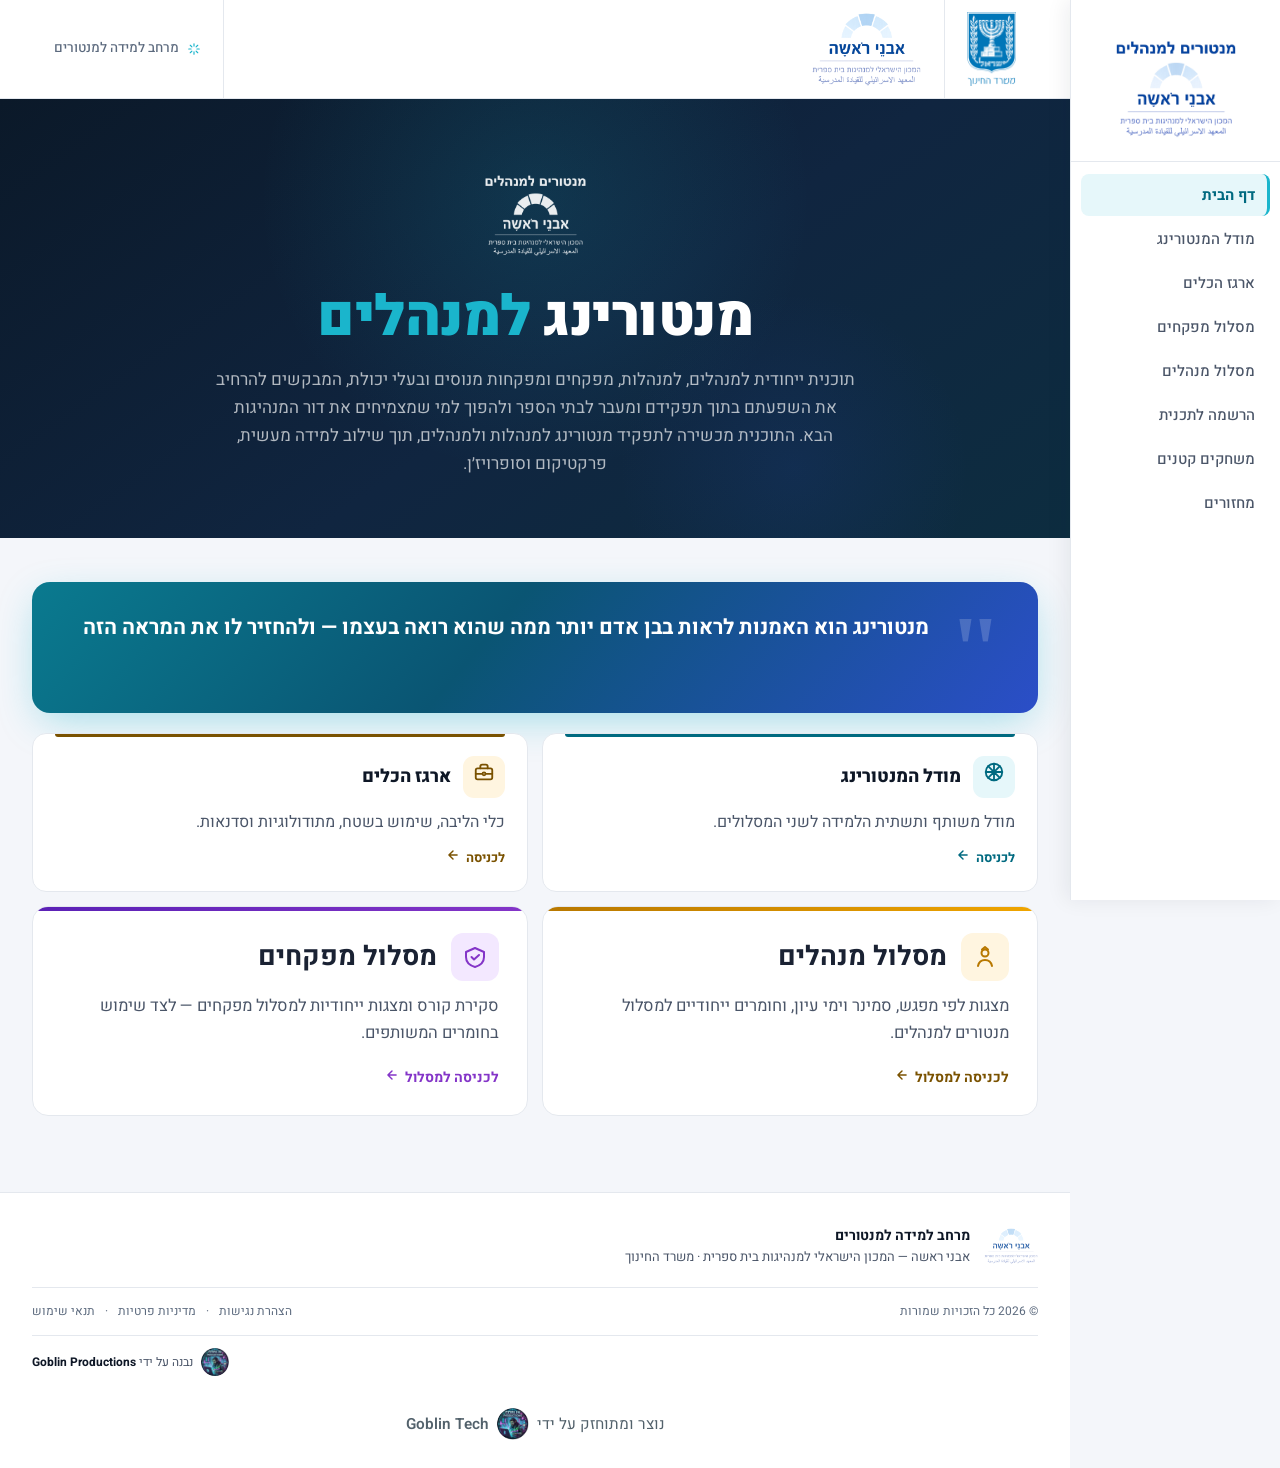
<file: index.html>
<!DOCTYPE html>
<html lang="he" dir="rtl">
<head>
  <meta charset="UTF-8" />
  <meta name="viewport" content="width=device-width, initial-scale=1.0" />
  <title>מרחב מנטורים | אבני ראשה</title>
  <meta name="description" content="מרחב למידה למנטורים — מנהלים ומפקחים · אבני ראשה · משרד החינוך" />
  <link rel="stylesheet" href="shared.css" />
</head>
<body>

  <div id="site-chrome"></div>

  <main id="main-content" role="main">
  <!-- ── HERO ── -->
  <section class="home-hero">
    <div class="hero-glow hero-glow-1"></div>
    <div class="hero-glow hero-glow-2"></div>
    <img src="logo-mentors.png" alt="" role="presentation" class="hero-logo" />
    <h1 class="home-title">מנטורינג <em>למנהלים</em></h1>
    <p class="home-sub">תוכנית ייחודית למנהלים, למנהלות, מפקחים ומפקחות מנוסים ובעלי יכולת, המבקשים להרחיב את השפעתם בתוך תפקידם ומעבר לבתי הספר ולהפוך למי שמצמיחים את דור המנהיגות הבא. התוכנית מכשירה לתפקיד מנטורינג למנהלות ולמנהלים, תוך שילוב למידה מעשית, פרקטיקום וסופרויז׳ן.</p>
  </section>

  <!-- ── CARDS ── -->
  <div class="cards-area">

    <!-- Quote banner -->
    <div class="quote-banner">
      <div class="quote-mark">"</div>
      <div class="quote-body">
        <blockquote class="quote-text">מנטורינג הוא האמנות לראות בבן אדם יותר ממה שהוא רואה בעצמו — ולהחזיר לו את המראה הזה</blockquote>
      </div>
    </div>

    <!-- Row: model + toolbox -->
    <div class="cat-grid">
      <a href="mentoring-model.html" class="cat-card teal">
        <div class="cat-head">
          <div class="cat-icon"><span class="cat-icon-svg" data-icon="model"></span></div>
          <div class="cat-title">מודל המנטורינג</div>
        </div>
        <div class="cat-desc">מודל משותף ותשתית הלמידה לשני המסלולים.</div>
        <span class="cat-link">לכניסה <span data-icon="arrow"></span></span>
      </a>
      <a href="toolbox.html" class="cat-card orange">
        <div class="cat-head">
          <div class="cat-icon"><span class="cat-icon-svg" data-icon="toolbox"></span></div>
          <div class="cat-title">ארגז הכלים</div>
        </div>
        <div class="cat-desc">כלי הליבה, שימוש בשטח, מתודולוגיות וסדנאות.</div>
        <span class="cat-link">לכניסה <span data-icon="arrow"></span></span>
      </a>
    </div>

    <!-- Dept cards -->
    <div class="dept-grid">
      <a href="principals.html" class="dept-card orange">
        <div class="dept-head">
          <div class="dept-icon" data-icon="principals"></div>
          <h2>מסלול מנהלים</h2>
        </div>
        <p>מצגות לפי מפגש, סמינר וימי עיון, וחומרים ייחודיים למסלול מנטורים למנהלים.</p>
        <span class="dept-cta">לכניסה למסלול <span data-icon="arrow"></span></span>
      </a>
      <a href="supervisors.html" class="dept-card purple">
        <div class="dept-head">
          <div class="dept-icon" data-icon="supervisors"></div>
          <h2>מסלול מפקחים</h2>
        </div>
        <p>סקירת קורס ומצגות ייחודיות למסלול מפקחים — לצד שימוש בחומרים המשותפים.</p>
        <span class="dept-cta">לכניסה למסלול <span data-icon="arrow"></span></span>
      </a>
    </div>

  </div>
  </main>

  <div id="site-footer"></div>

  <script src="shared.js"></script>
  <script>Site.mount('home');</script>
</body>
</html>
</file>
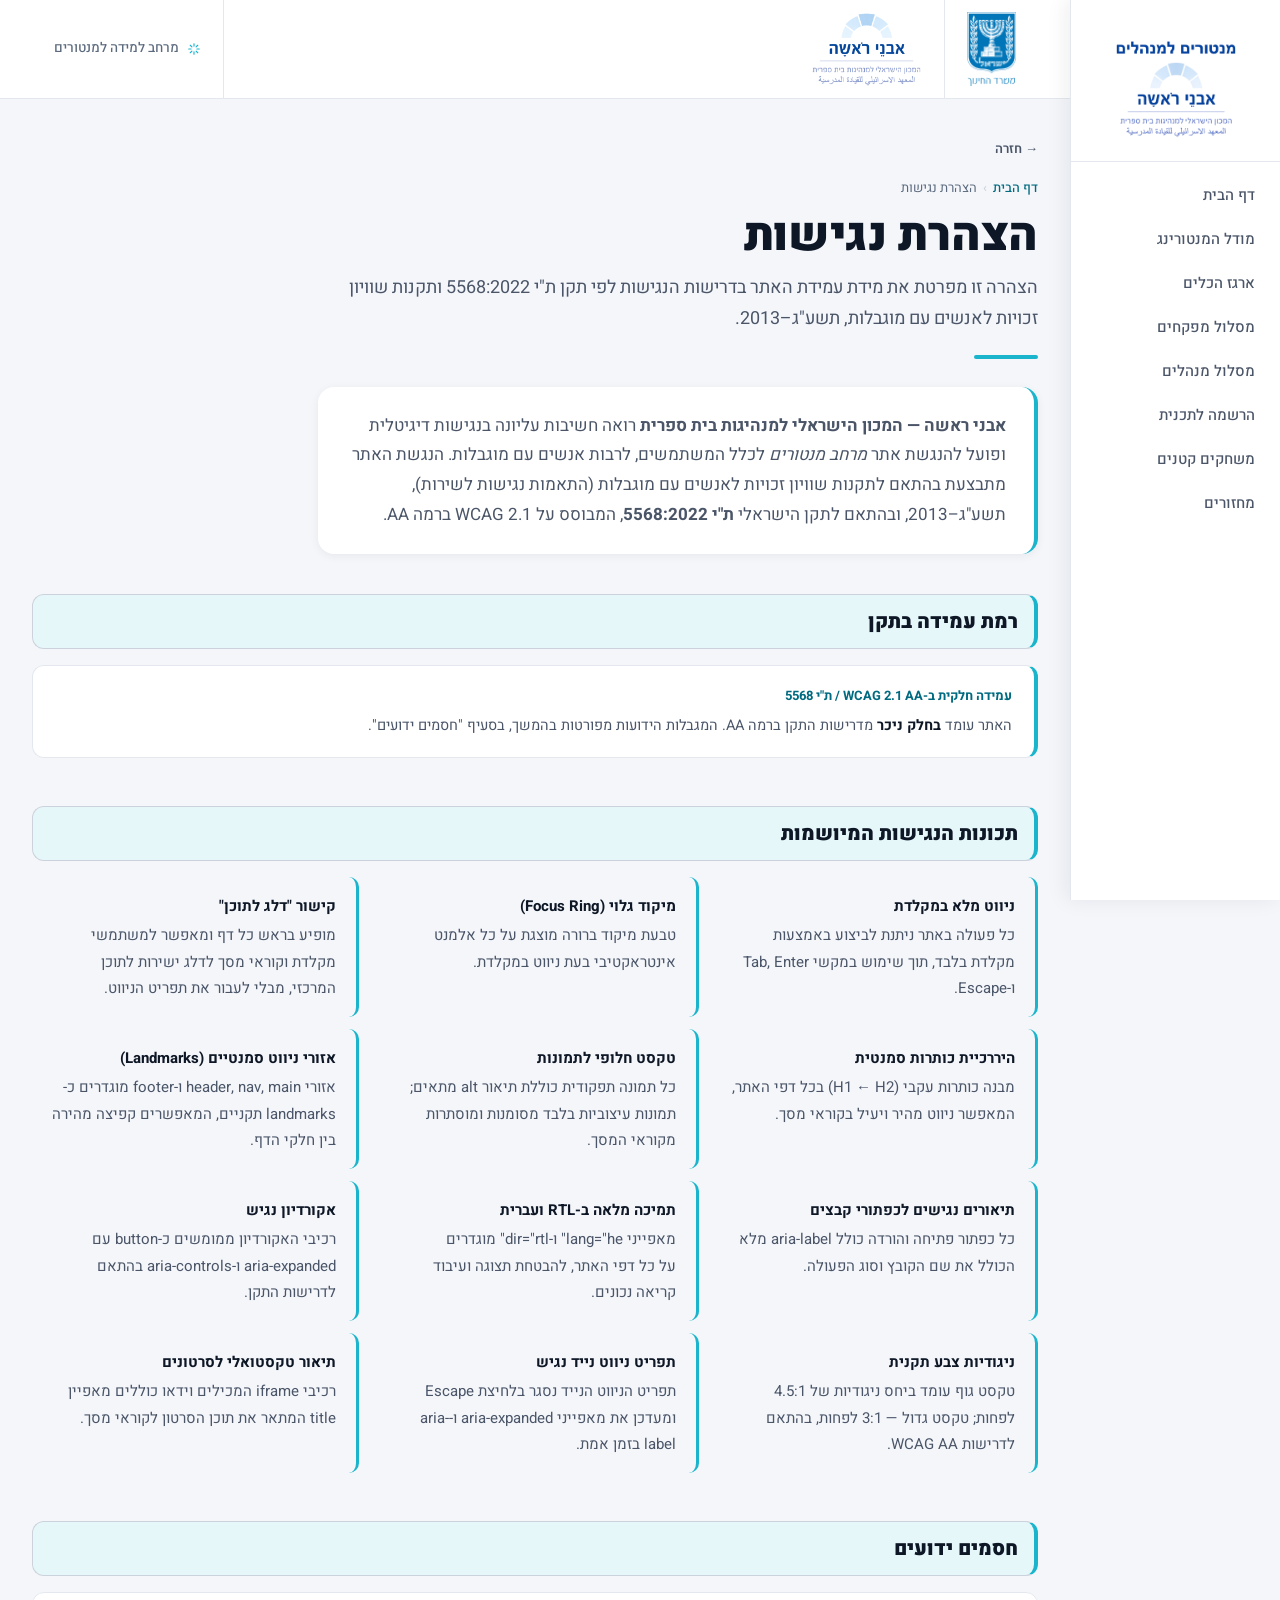
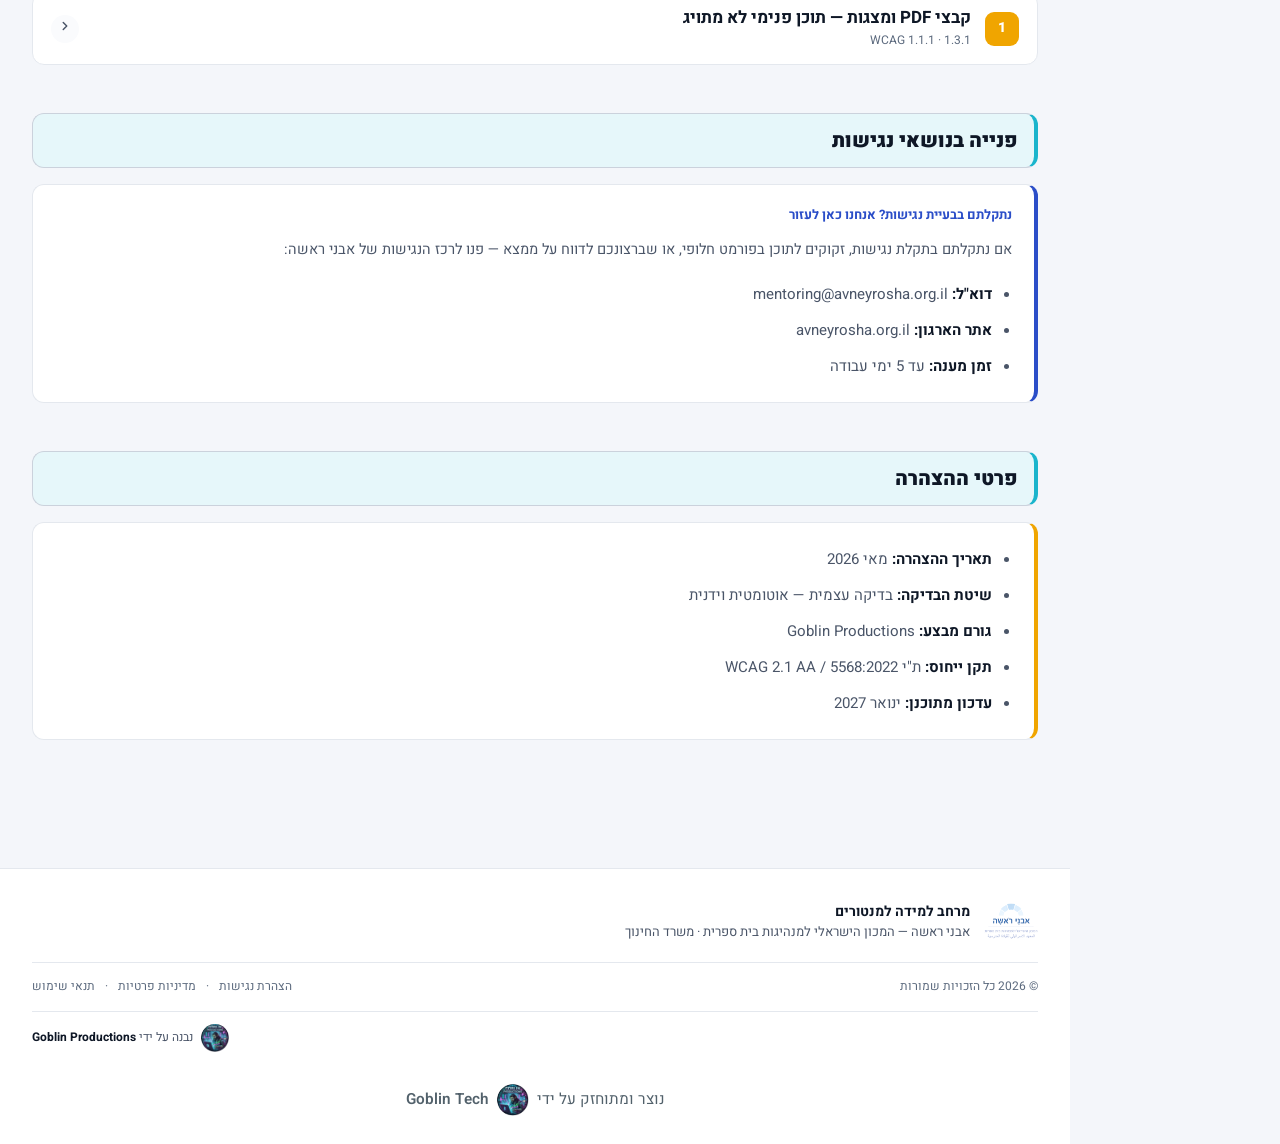
<file: accessibility.html>
<!DOCTYPE html>
<html lang="he" dir="rtl">
<head>
  <meta charset="UTF-8" />
  <meta name="viewport" content="width=device-width, initial-scale=1.0" />
  <title>הצהרת נגישות | מרחב מנטורים</title>
  <link rel="stylesheet" href="shared.css" />
</head>
<body>

  <div id="site-chrome"></div>

  <header class="page-header" data-accent="teal">
    <button onclick="history.back()" style="background:none;border:none;cursor:pointer;font-family:inherit;font-size:13px;font-weight:600;color:var(--text-mid,#666);padding:0 0 12px 0;display:flex;align-items:center;gap:6px;direction:rtl;" aria-label="חזרה לדף הקודם">&#x2192; חזרה</button>
    <nav class="breadcrumb" aria-label="נתיב ניווט">
      <a href="index.html">דף הבית</a>
      <span class="sep">›</span>
      <span>הצהרת נגישות</span>
    </nav>
    <h1>הצהרת נגישות</h1>
    <p class="page-desc">הצהרה זו מפרטת את מידת עמידת האתר בדרישות הנגישות לפי תקן ת"י 5568:2022 ותקנות שוויון זכויות לאנשים עם מוגבלות, תשע"ג–2013.</p>
    <div class="page-header-bar bar-teal"></div>
  </header>

  <main id="main-content" role="main" class="content-area">

    <!-- מבוא -->
    <div class="page-intro">
      <p>
        <strong>אבני ראשה — המכון הישראלי למנהיגות בית ספרית</strong> רואה חשיבות עליונה
        בנגישות דיגיטלית ופועל להנגשת אתר <em>מרחב מנטורים</em> לכלל המשתמשים, לרבות
        אנשים עם מוגבלות. הנגשת האתר מתבצעת בהתאם לתקנות שוויון זכויות לאנשים עם מוגבלות
        (התאמות נגישות לשירות), תשע"ג–2013, ובהתאם לתקן הישראלי
        <strong>ת"י 5568:2022</strong>, המבוסס על WCAG 2.1 ברמה AA.
      </p>
    </div>

    <!-- רמת עמידה -->
    <div class="section-group">
      <div class="section-group-title">
        <div class="sec-text"><h2>רמת עמידה בתקן</h2></div>
      </div>
      <div class="note-block" style="border-right-color:var(--teal);">
        <div class="note-head" style="color:var(--teal-text);">עמידה חלקית ב-WCAG 2.1 AA / ת"י 5568</div>
        האתר עומד <strong>בחלק ניכר</strong> מדרישות התקן ברמה AA.
        המגבלות הידועות מפורטות בהמשך, בסעיף "חסמים ידועים".
      </div>
    </div>

    <!-- תכונות הנגישות -->
    <div class="section-group">
      <div class="section-group-title">
        <div class="sec-text"><h2>תכונות הנגישות המיושמות</h2></div>
      </div>
      <ul class="a11y-feature-list">
        <li>
          <strong>ניווט מלא במקלדת</strong>
          כל פעולה באתר ניתנת לביצוע באמצעות מקלדת בלבד, תוך שימוש במקשי Tab, Enter ו-Escape.
        </li>
        <li>
          <strong>מיקוד גלוי (Focus Ring)</strong>
          טבעת מיקוד ברורה מוצגת על כל אלמנט אינטראקטיבי בעת ניווט במקלדת.
        </li>
        <li>
          <strong>קישור "דלג לתוכן"</strong>
          מופיע בראש כל דף ומאפשר למשתמשי מקלדת וקוראי מסך לדלג ישירות לתוכן המרכזי, מבלי לעבור את תפריט הניווט.
        </li>
        <li>
          <strong>היררכיית כותרות סמנטית</strong>
          מבנה כותרות עקבי (H1 ← H2) בכל דפי האתר, המאפשר ניווט מהיר ויעיל בקוראי מסך.
        </li>
        <li>
          <strong>טקסט חלופי לתמונות</strong>
          כל תמונה תפקודית כוללת תיאור alt מתאים; תמונות עיצוביות בלבד מסומנות ומוסתרות מקוראי המסך.
        </li>
        <li>
          <strong>אזורי ניווט סמנטיים (Landmarks)</strong>
          אזורי header, nav, main ו-footer מוגדרים כ-landmarks תקניים, המאפשרים קפיצה מהירה בין חלקי הדף.
        </li>
        <li>
          <strong>תיאורים נגישים לכפתורי קבצים</strong>
          כל כפתור פתיחה והורדה כולל aria-label מלא הכולל את שם הקובץ וסוג הפעולה.
        </li>
        <li>
          <strong>תמיכה מלאה ב-RTL ועברית</strong>
          מאפייני lang="he" ו-dir="rtl" מוגדרים על כל דפי האתר, להבטחת תצוגה ועיבוד קריאה נכונים.
        </li>
        <li>
          <strong>אקורדיון נגיש</strong>
          רכיבי האקורדיון ממומשים כ-button עם aria-expanded ו-aria-controls בהתאם לדרישות התקן.
        </li>
        <li>
          <strong>ניגודיות צבע תקנית</strong>
          טקסט גוף עומד ביחס ניגודיות של 4.5:1 לפחות; טקסט גדול — 3:1 לפחות, בהתאם לדרישות WCAG AA.
        </li>
        <li>
          <strong>תפריט ניווט נייד נגיש</strong>
          תפריט הניווט הנייד נסגר בלחיצת Escape ומעדכן את מאפייני aria-expanded ו-aria-label בזמן אמת.
        </li>
        <li>
          <strong>תיאור טקסטואלי לסרטונים</strong>
          רכיבי iframe המכילים וידאו כוללים מאפיין title המתאר את תוכן הסרטון לקוראי מסך.
        </li>
      </ul>
    </div>

    <!-- חסמים ידועים -->
    <div class="section-group">
      <div class="section-group-title">
        <div class="sec-text"><h2>חסמים ידועים</h2></div>
      </div>

      <div class="acc-list">

        <div class="acc-item" data-tone="orange">
          <div class="acc-header" onclick="Site.toggle(this)">
            <div class="acc-header-right">
              <div class="acc-num">1</div>
              <div>
                <div class="acc-title">קבצי PDF ומצגות — תוכן פנימי לא מתויג</div>
                <div class="acc-meta">WCAG 1.1.1 · 1.3.1</div>
              </div>
            </div>
            <div class="acc-arrow"><span data-icon="chevron"></span></div>
          </div>
          <div class="acc-body">
            <p style="font-size:15px; color:var(--text-mid); line-height:1.8; margin:8px 0;">
              קבצי ה-PDF וקובצי המצגת הזמינים להורדה הופקו על-ידי יוצרי התוכן ואינם כוללים תיוג נגישות פנימי (Tagged PDF).
              עקב כך, משתמשים בקוראי מסך עשויים להתקשות בגישה מלאה לתוכן זה.
            </p>
            <p style="font-size:15px; color:var(--text-mid); line-height:1.8; margin:8px 0 0;">
              <strong>מה בתהליך:</strong> נבחנת אפשרות להוספת תיאורים טקסטואליים לצד כל קובץ.
              נתקלתם בקובץ שאינו נגיש? פנו אלינו ונעביר את התוכן בפורמט חלופי.
            </p>
          </div>
        </div>

      </div>
    </div>

    <!-- פנייה בנושאי נגישות -->
    <div class="section-group">
      <div class="section-group-title">
        <div class="sec-text"><h2>פנייה בנושאי נגישות</h2></div>
      </div>
      <div class="note-block" style="border-right-color:var(--blue);">
        <div class="note-head" style="color:var(--blue);">נתקלתם בבעיית נגישות? אנחנו כאן לעזור</div>
        <p style="margin:8px 0 0; line-height:2;">
          אם נתקלתם בתקלת נגישות, זקוקים לתוכן בפורמט חלופי, או שברצונכם לדווח על ממצא —
          פנו לרכז הנגישות של אבני ראשה:
        </p>
        <ul style="margin:12px 0 0; padding-right:20px; line-height:2.4; font-size:15px; color:var(--text-mid);">
          <li><strong>דוא"ל:</strong> <a href="mailto:mentoring@avneyrosha.org.il">mentoring@avneyrosha.org.il</a></li>
          <li><strong>אתר הארגון:</strong> <a href="https://avneyrosha.org.il/" target="_blank" rel="noopener">avneyrosha.org.il</a></li>
          <li><strong>זמן מענה:</strong> עד 5 ימי עבודה</li>
        </ul>
      </div>
    </div>

    <!-- פרטי ההצהרה -->
    <div class="section-group">
      <div class="section-group-title">
        <div class="sec-text"><h2>פרטי ההצהרה</h2></div>
      </div>
      <div class="note-block">
        <ul style="margin:0; padding-right:20px; line-height:2.4; font-size:15px; color:var(--text-mid);">
          <li><strong>תאריך ההצהרה:</strong> מאי 2026</li>
          <li><strong>שיטת הבדיקה:</strong> בדיקה עצמית — אוטומטית וידנית</li>
          <li><strong>גורם מבצע:</strong> Goblin Productions</li>
          <li><strong>תקן ייחוס:</strong> ת"י 5568:2022 / WCAG 2.1 AA</li>
          <li><strong>עדכון מתוכנן:</strong> ינואר 2027</li>
        </ul>
      </div>
    </div>

  </main>

  <div id="site-footer"></div>

  <script src="shared.js"></script>
  <script>Site.mount('accessibility');</script>
</body>
</html>
</file>
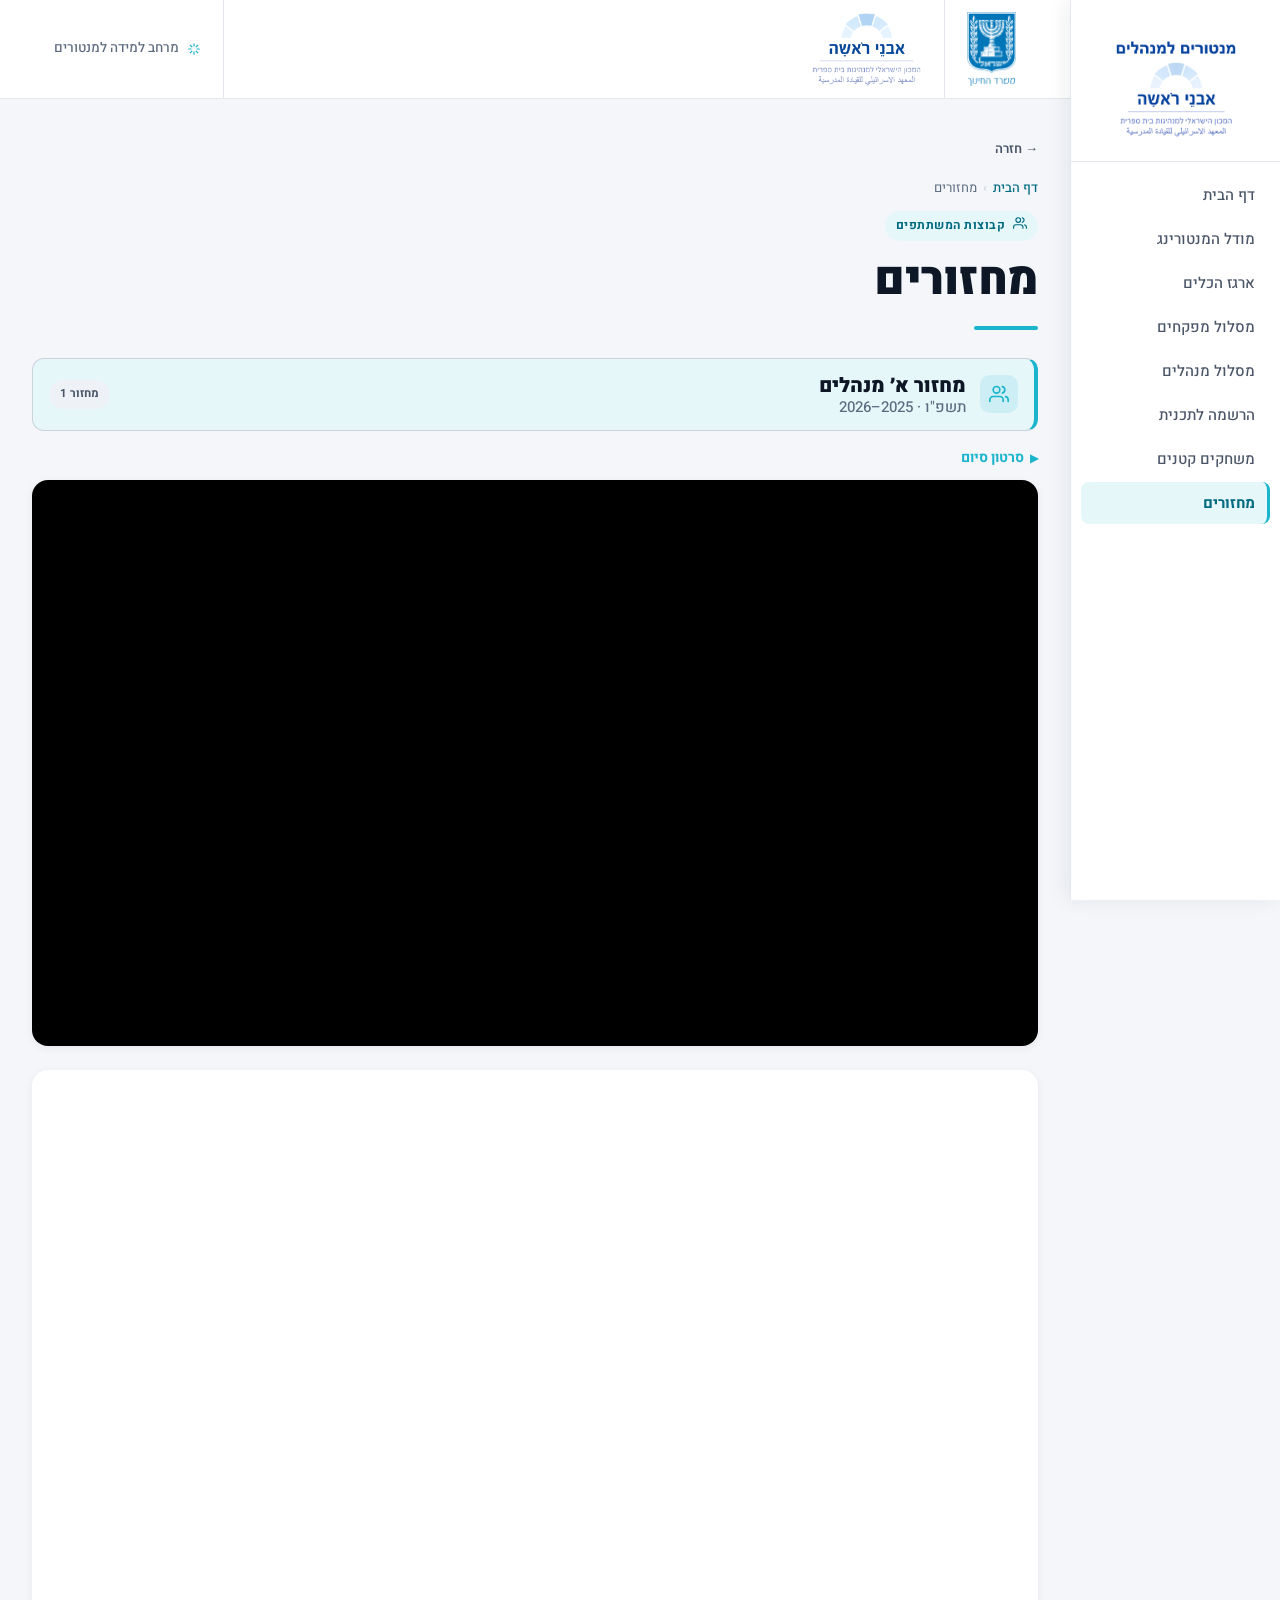
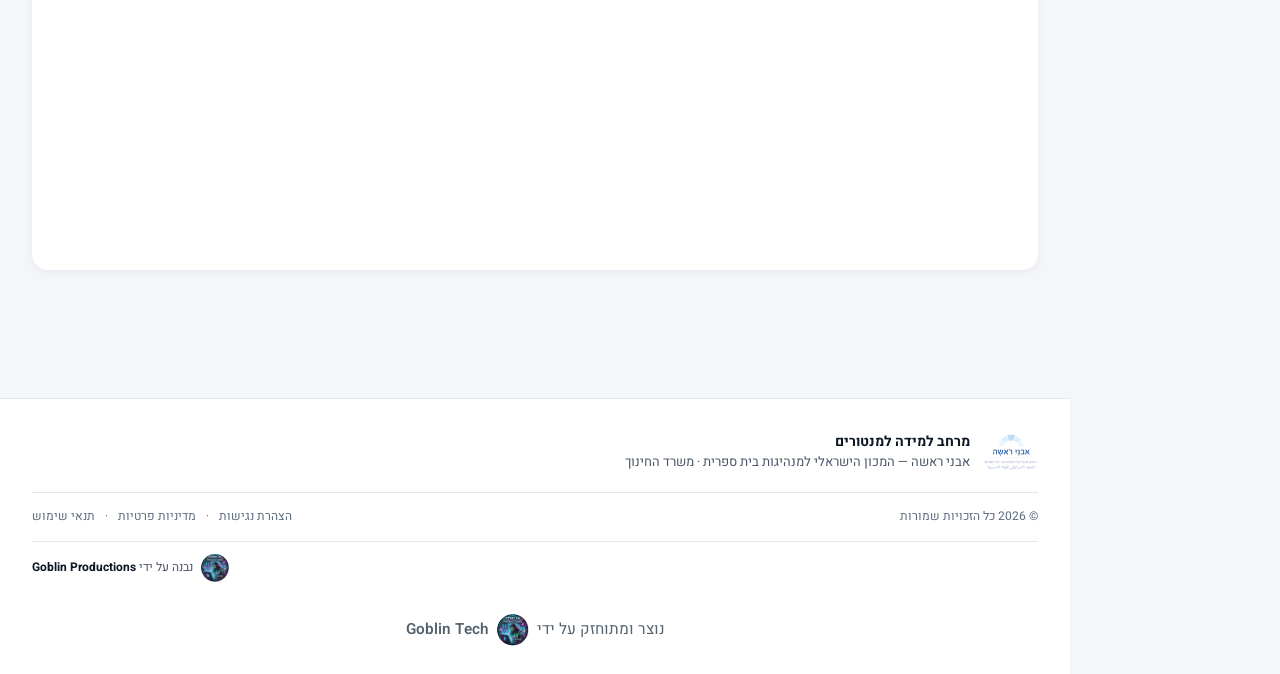
<file: cohorts.html>
﻿<!DOCTYPE html>
<html lang="he" dir="rtl">
<head>
  <meta charset="UTF-8" />
  <meta name="viewport" content="width=device-width, initial-scale=1.0" />
  <title>מחזורים | מרחב מנטורים</title>
  <link rel="stylesheet" href="shared.css" />
  <style>
    .cohort-embed-wrap {
      border-radius: var(--radius);
      overflow: hidden;
      box-shadow: var(--shadow);
      background: #fff;
      min-height: 700px;
    }
    .cohort-embed-wrap iframe {
      display: block;
      width: 100%;
      height: 800px;
      border: none;
    }
    .cohort-video-block {
      margin-top: 16px;
      margin-bottom: 24px;
    }
    .cohort-video-label {
      font-size: 14px;
      font-weight: 700;
      color: var(--teal, #2a9d8f);
      margin-bottom: 10px;
      display: flex;
      align-items: center;
      gap: 6px;
    }
    .cohort-video-label::before {
      content: "▶";
      font-size: 11px;
    }
    .cohort-video-ratio {
      position: relative;
      width: 100%;
      padding-bottom: 56.25%;
      border-radius: var(--radius);
      overflow: hidden;
      box-shadow: var(--shadow);
      background: #000;
    }
    .cohort-video-ratio iframe {
      position: absolute;
      inset: 0;
      width: 100%;
      height: 100%;
      border: none;
    }
  </style>
</head>
<body>

  <div id="site-chrome"></div>

  <header class="page-header" data-accent="teal">
    <button onclick="history.back()" style="background:none;border:none;cursor:pointer;font-family:inherit;font-size:13px;font-weight:600;color:var(--text-mid,#666);padding:0 0 12px 0;display:flex;align-items:center;gap:6px;direction:rtl;" aria-label="חזרה לדף הקודם">&#x2192; חזרה</button>
    <nav class="breadcrumb" aria-label="נתיב ניווט">
      <a href="index.html">דף הבית</a>
      <span class="sep">›</span>
      <span>מחזורים</span>
    </nav>
    <span class="page-eyebrow"><span data-icon="cohorts"></span>קבוצות המשתתפים</span>
    <h1>מחזורים</h1>

    <div class="page-header-bar bar-teal"></div>
  </header>

  <main id="main-content" role="main" class="content-area">

    <!-- מחזור א מנהלים תשפ"ו -->
    <div class="section-group">
      <div class="section-group-title">
        <div class="sec-ico" data-tone="teal" data-icon="cohorts"></div>
        <div class="sec-text"><h2>מחזור א׳ מנהלים</h2><span>תשפ"ו · 2025–2026</span></div>
        <span class="sec-count">מחזור 1</span>
      </div>
      <div class="cohort-video-block">
        <div class="cohort-video-label">סרטון סיום</div>
        <div class="cohort-video-ratio">
          <iframe
            src="https://drive.google.com/file/d/1j-fAl5zZQpD3q_eRk2x3bJNfvkUcOzjj/preview"
            title="סרטון סיום — מחזור א׳ מנהלים"
            allow="autoplay; fullscreen"
            loading="lazy"
            allowfullscreen
          ></iframe>
        </div>
      </div>

      <div class="cohort-embed-wrap" style="margin-top:16px;">
        <iframe
          src="https://avneyrosha.org.il/mentors-program-2026/"
          title="מחזור א מנהלים תשפ״ו — אבני ראשה"
          allow="fullscreen"
          loading="lazy"
        ></iframe>
      </div>
    </div>

  </main>

  <div id="site-footer"></div>

  <script src="shared.js"></script>
  <script>Site.mount('cohorts');</script>
</body>
</html>
</file>
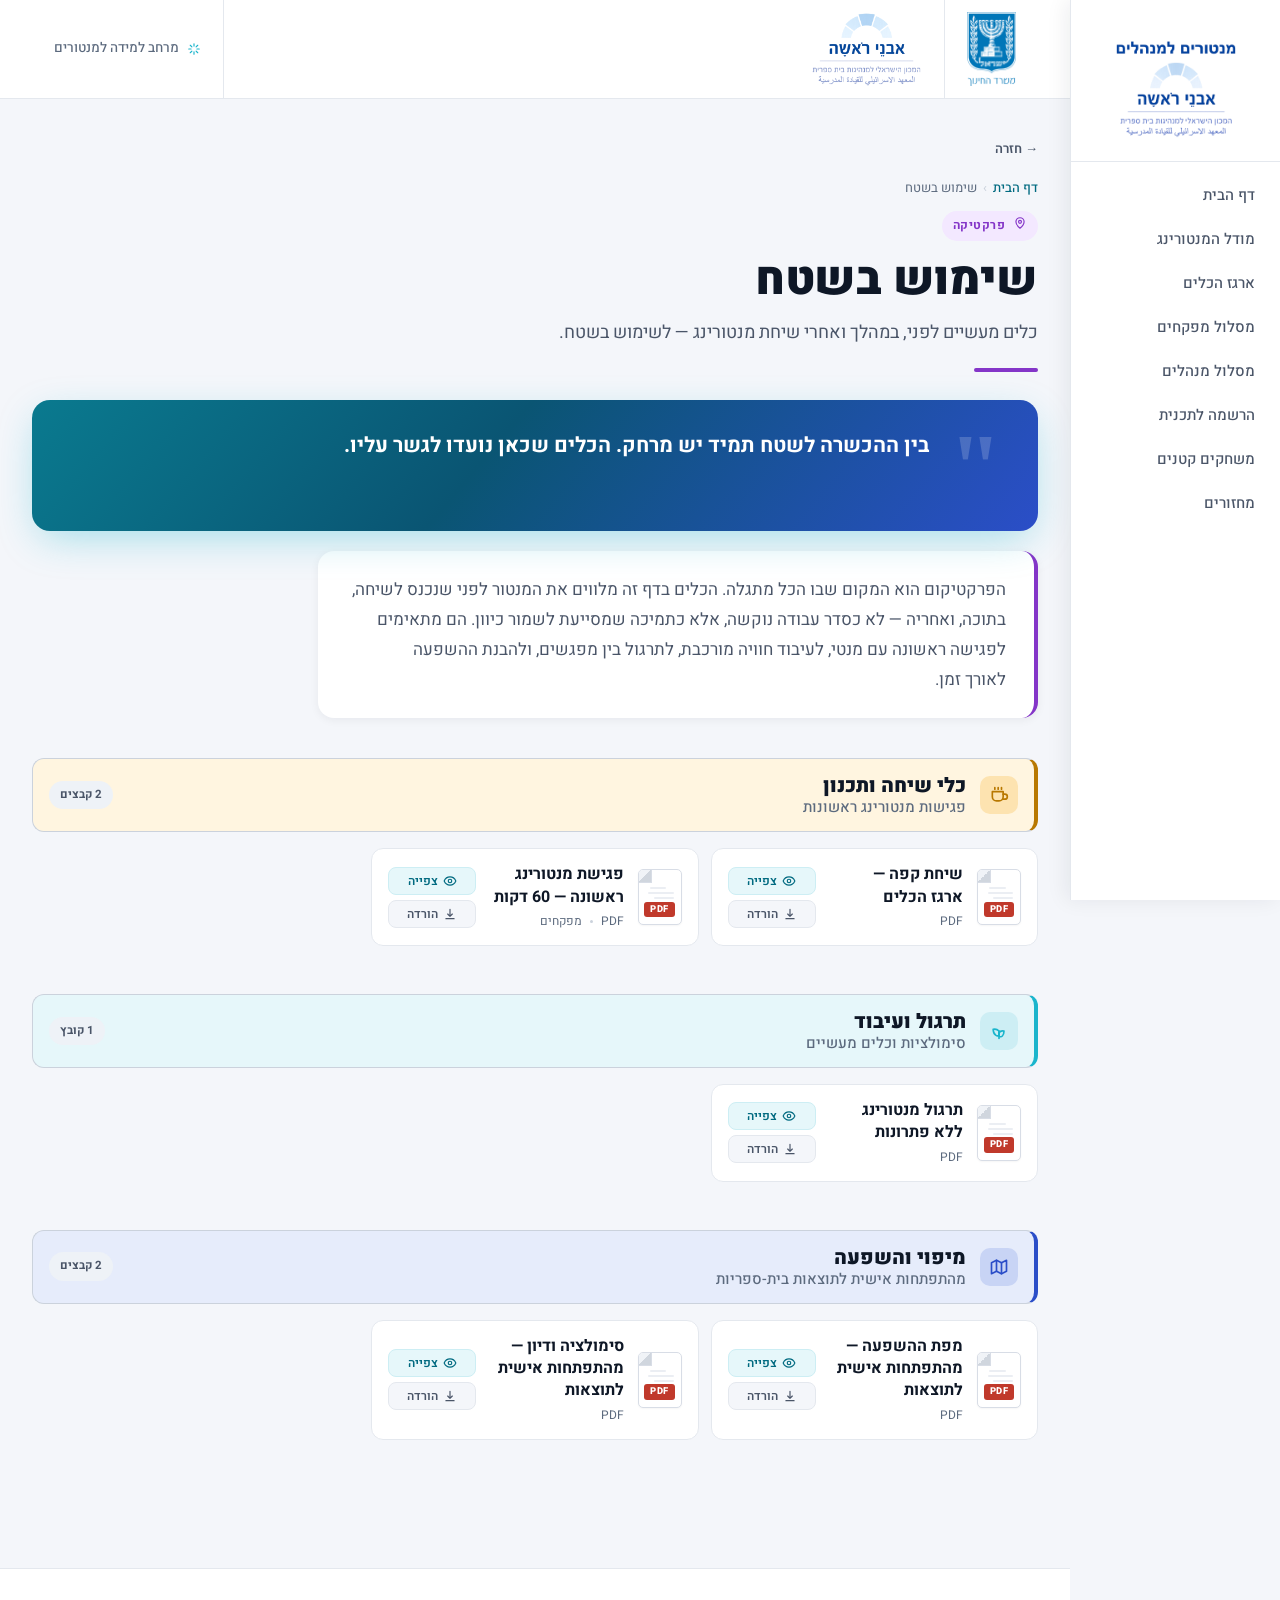
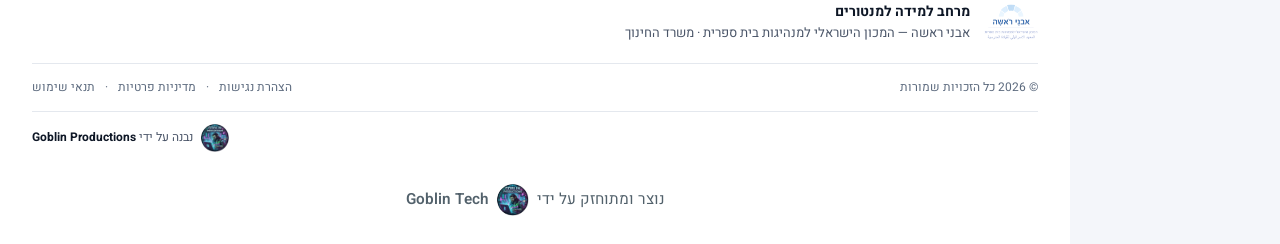
<file: field-use.html>
﻿<!DOCTYPE html>
<html lang="he" dir="rtl">
<head>
  <meta charset="UTF-8" />
  <meta name="viewport" content="width=device-width, initial-scale=1.0" />
  <title>שימוש בשטח | מרחב מנטורים</title>
  <link rel="stylesheet" href="shared.css" />
</head>
<body>

  <div id="site-chrome"></div>

  <header class="page-header" data-accent="purple">
    <button onclick="history.back()" style="background:none;border:none;cursor:pointer;font-family:inherit;font-size:13px;font-weight:600;color:var(--text-mid,#666);padding:0 0 12px 0;display:flex;align-items:center;gap:6px;direction:rtl;" aria-label="חזרה לדף הקודם">&#x2192; חזרה</button>
    <nav class="breadcrumb" aria-label="נתיב ניווט">
      <a href="index.html">דף הבית</a>
      <span class="sep">›</span>
      <span>שימוש בשטח</span>
    </nav>
    <span class="page-eyebrow"><span data-icon="field"></span>פרקטיקה</span>
    <h1>שימוש בשטח</h1>
    <p class="page-desc">כלים מעשיים לפני, במהלך ואחרי שיחת מנטורינג — לשימוש בשטח.</p>
    <div class="page-header-bar bar-purple"></div>
  </header>

  <main id="main-content" role="main" class="content-area">

    <div class="quote-banner">
      <div class="quote-mark">"</div>
      <div class="quote-body">
        <blockquote class="quote-text">בין ההכשרה לשטח תמיד יש מרחק. הכלים שכאן נועדו לגשר עליו.</blockquote>
      </div>
    </div>

    <div class="page-intro" style="border-right-color: var(--purple);">
      <p>הפרקטיקום הוא המקום שבו הכל מתגלה. הכלים בדף זה מלווים את המנטור לפני שנכנס לשיחה, בתוכה, ואחריה — לא כסדר עבודה נוקשה, אלא כתמיכה שמסייעת לשמור כיוון. הם מתאימים לפגישה ראשונה עם מנטי, לעיבוד חוויה מורכבת, לתרגול בין מפגשים, ולהבנת ההשפעה לאורך זמן.</p>
    </div>

    <div class="section-group">
      <div class="section-group-title">
        <div class="sec-ico" data-tone="orange" data-icon="coffee"></div>
        <div class="sec-text"><h2>כלי שיחה ותכנון</h2><span>פגישות מנטורינג ראשונות</span></div>
        <span class="sec-count">2 קבצים</span>
      </div>
      <div class="file-grid">

        <a href="01_ראשי_משותף/03_שימוש_בשטח/מנהלים - ארגז הכלים של מנטורים למנהלים - שיחת קפה__4ce78f2a.pdf" target="_blank" class="file-card">
          <div class="file-doc" data-type="pdf"></div>
          <div class="file-info"><div class="file-name">שיחת קפה — ארגז הכלים</div><div class="file-meta"><span>PDF</span></div></div>
        </a>

        <a href="01_ראשי_משותף/03_שימוש_בשטח/מפקחים לאתר - הצעה לפגישת מנטורינג ראשונה עם מנטי 60 דק___e6db0a5f.pdf" target="_blank" class="file-card">
          <div class="file-doc" data-type="pdf"></div>
          <div class="file-info"><div class="file-name">פגישת מנטורינג ראשונה — 60 דקות</div><div class="file-meta"><span>PDF</span><span class="dot"></span><span>מפקחים</span></div></div>
        </a>

      </div>
    </div>

    <div class="section-group">
      <div class="section-group-title">
        <div class="sec-ico" data-icon="growth"></div>
        <div class="sec-text"><h2>תרגול ועיבוד</h2><span>סימולציות וכלים מעשיים</span></div>
        <span class="sec-count">1 קובץ</span>
      </div>
      <div class="file-grid">

        <a href="01_ראשי_משותף/03_שימוש_בשטח/מנהלים - תרגול מנטורינג ללא פתרונות__761569bd.pdf" target="_blank" class="file-card">
          <div class="file-doc" data-type="pdf"></div>
          <div class="file-info"><div class="file-name">תרגול מנטורינג ללא פתרונות</div><div class="file-meta"><span>PDF</span></div></div>
        </a>

      </div>
    </div>

    <div class="section-group">
      <div class="section-group-title">
        <div class="sec-ico" data-tone="blue" data-icon="map"></div>
        <div class="sec-text"><h2>מיפוי והשפעה</h2><span>מהתפתחות אישית לתוצאות בית-ספריות</span></div>
        <span class="sec-count">2 קבצים</span>
      </div>
      <div class="file-grid">

        <a href="01_ראשי_משותף/03_שימוש_בשטח/מנהלים - מהתפתחות אישית לתוצאות בית־ספרית - מפת ההשפעה__8e5f6c3c.pdf" target="_blank" class="file-card">
          <div class="file-doc" data-type="pdf"></div>
          <div class="file-info"><div class="file-name">מפת ההשפעה — מהתפתחות אישית לתוצאות</div><div class="file-meta"><span>PDF</span></div></div>
        </a>

        <a href="01_ראשי_משותף/03_שימוש_בשטח/מנהלים - מהתפתחות אישית לתוצאות בית־ספרית - סימולציה ודיון___48847356.pdf" target="_blank" class="file-card">
          <div class="file-doc" data-type="pdf"></div>
          <div class="file-info"><div class="file-name">סימולציה ודיון — מהתפתחות אישית לתוצאות</div><div class="file-meta"><span>PDF</span></div></div>
        </a>

      </div>
    </div>

  </main>

  <div id="site-footer"></div>

  <script src="shared.js"></script>
  <script>Site.mount('field');</script>
</body>
</html>
</file>
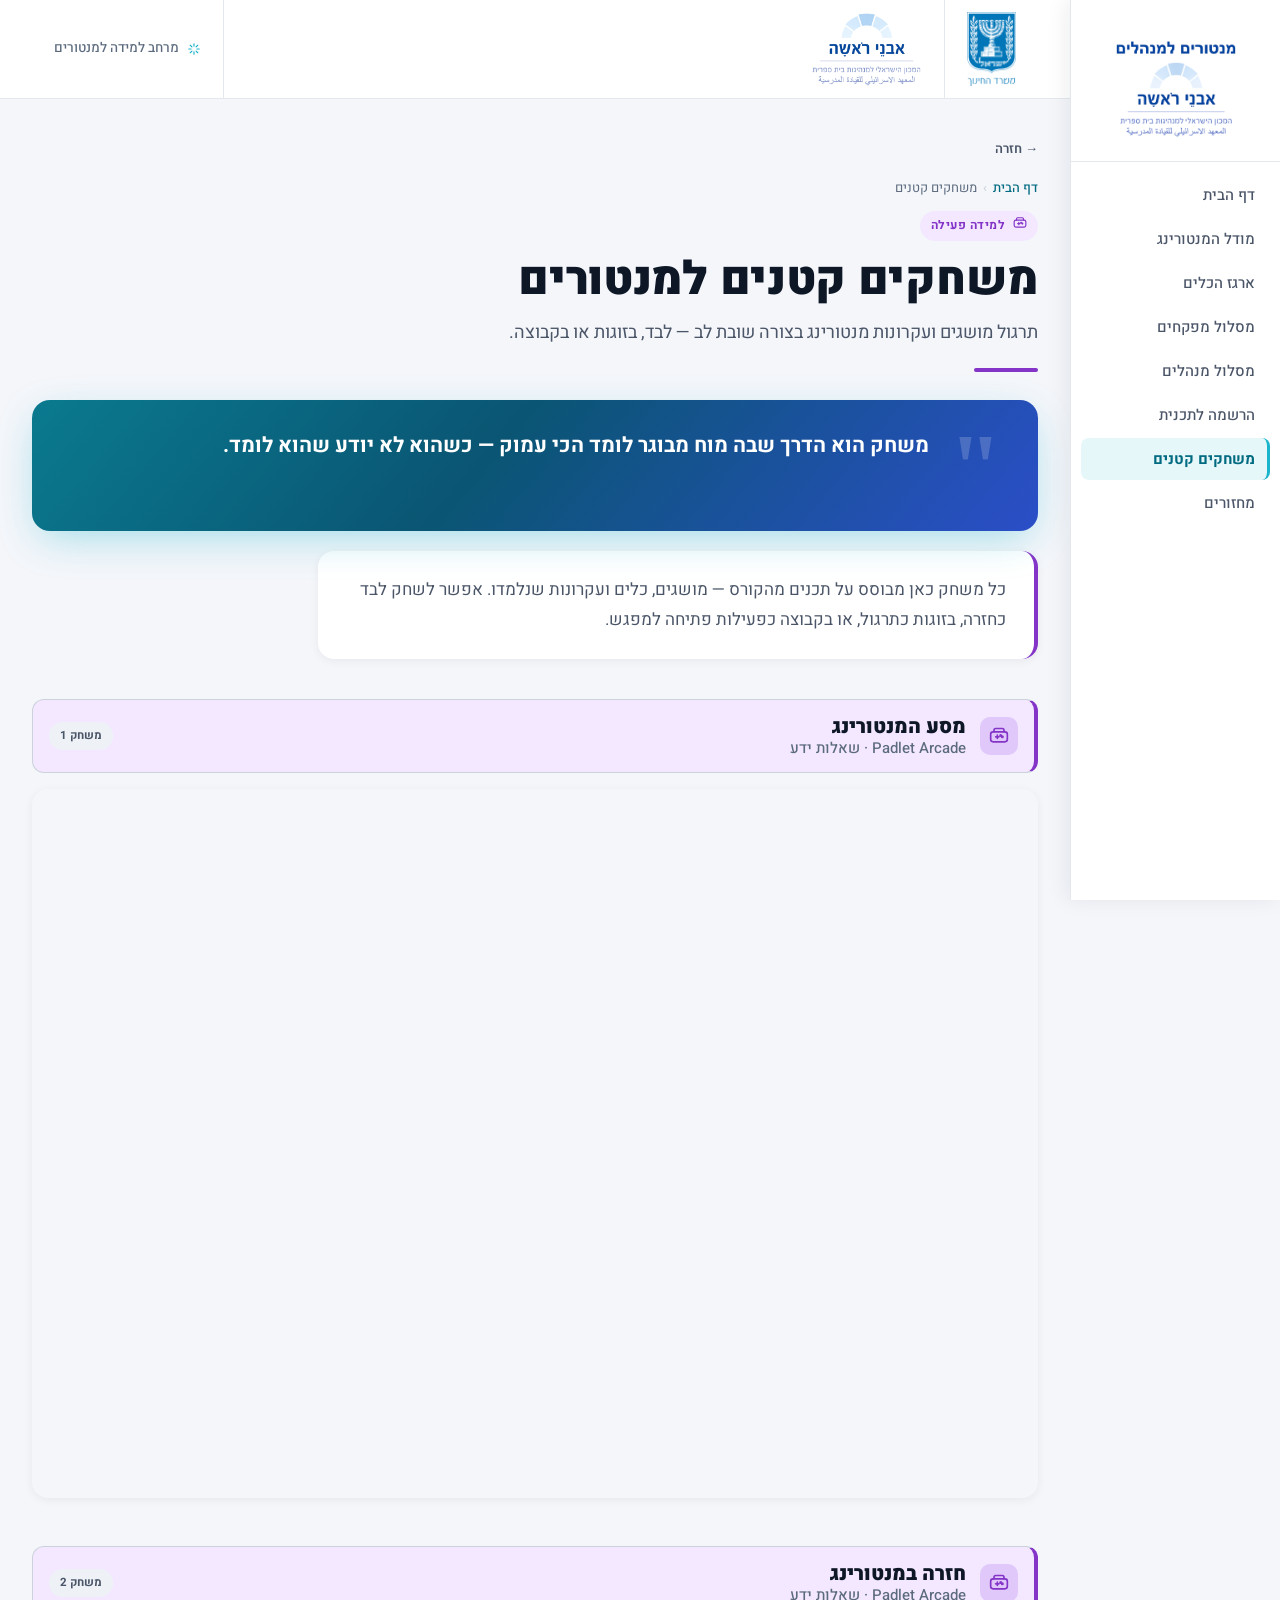
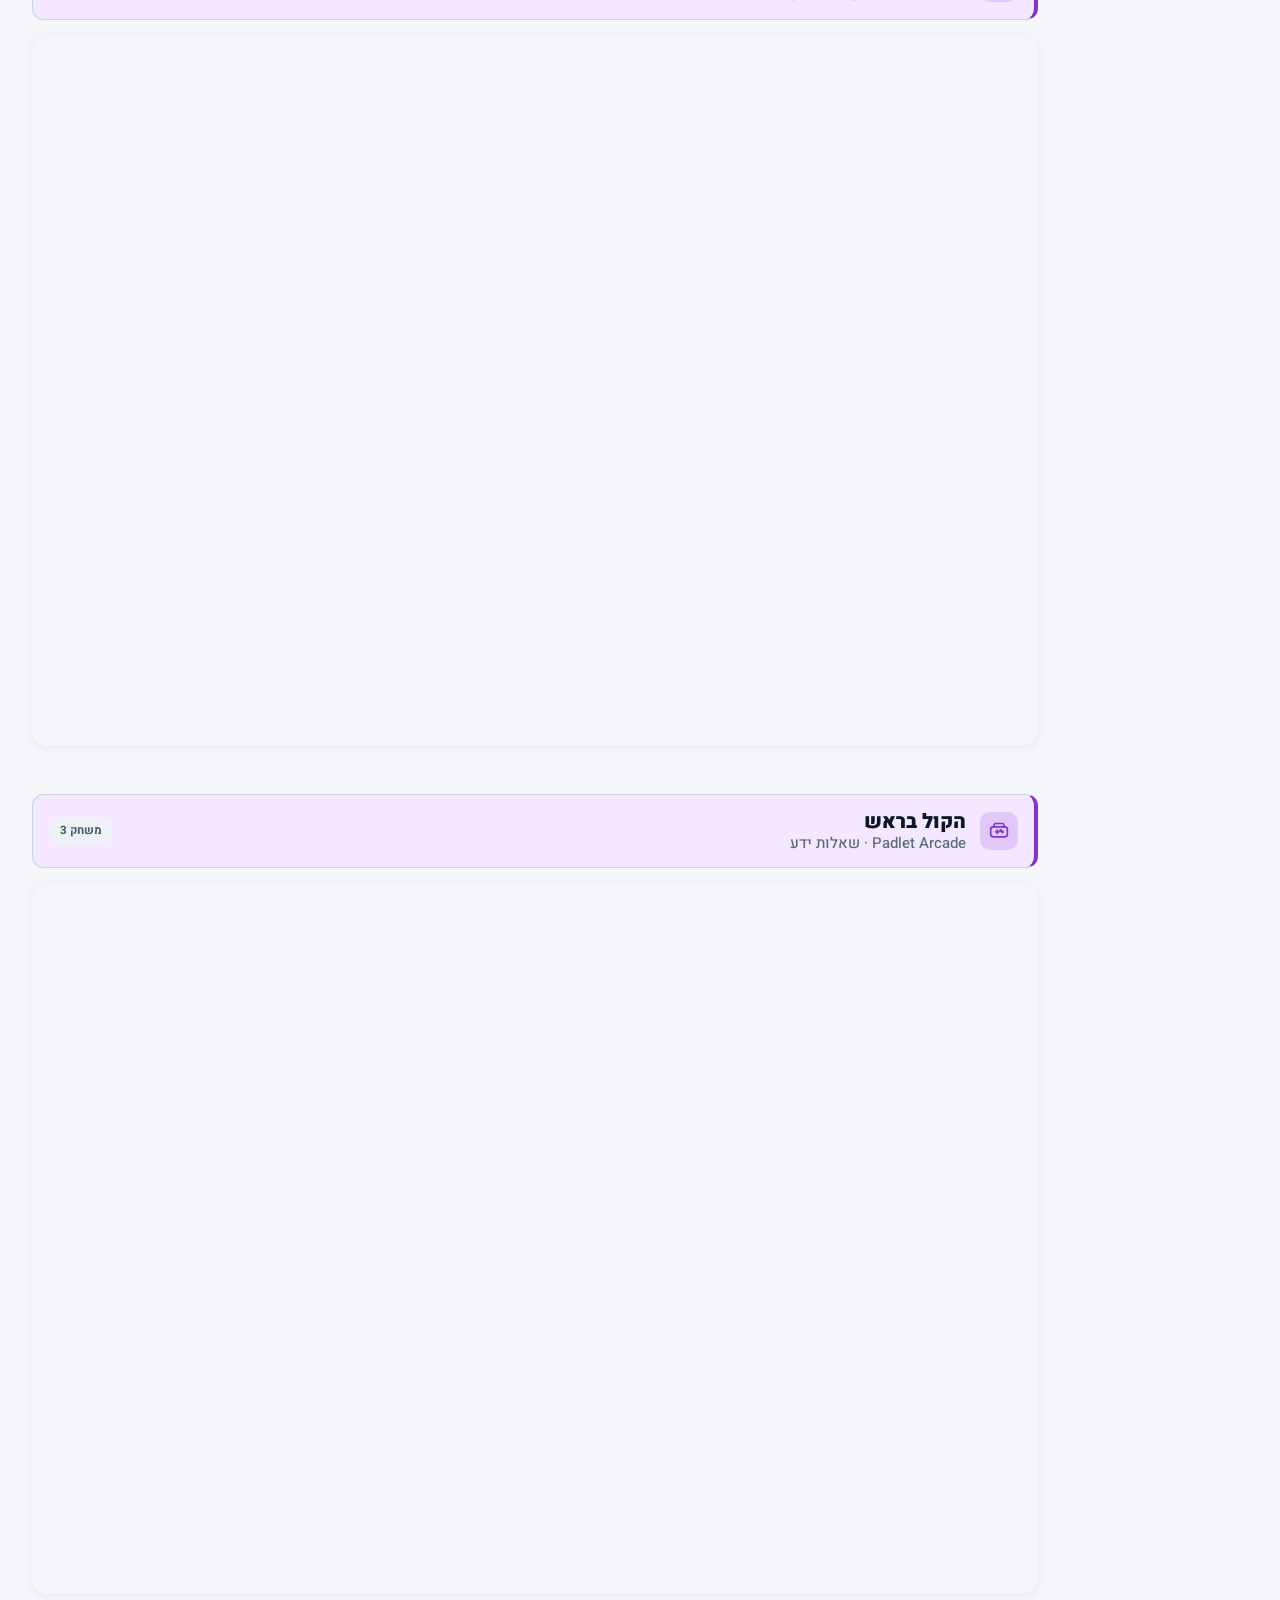
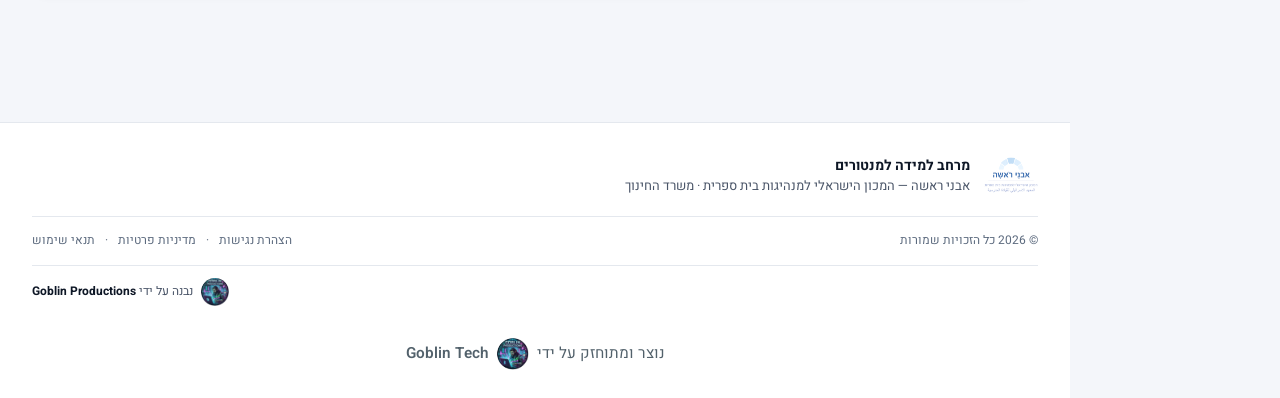
<file: games.html>
﻿<!DOCTYPE html>
<html lang="he" dir="rtl">
<head>
  <meta charset="UTF-8" />
  <meta name="viewport" content="width=device-width, initial-scale=1.0" />
  <title>משחקים קטנים למנטורים | מרחב מנטורים</title>
  <link rel="stylesheet" href="shared.css" />
</head>
<body>

  <div id="site-chrome"></div>

  <header class="page-header" data-accent="purple">
    <button onclick="history.back()" style="background:none;border:none;cursor:pointer;font-family:inherit;font-size:13px;font-weight:600;color:var(--text-mid,#666);padding:0 0 12px 0;display:flex;align-items:center;gap:6px;direction:rtl;" aria-label="חזרה לדף הקודם">&#x2192; חזרה</button>
    <nav class="breadcrumb" aria-label="נתיב ניווט">
      <a href="index.html">דף הבית</a>
      <span class="sep">›</span>
      <span>משחקים קטנים</span>
    </nav>
    <span class="page-eyebrow"><span data-icon="game"></span>למידה פעילה</span>
    <h1>משחקים קטנים למנטורים</h1>
    <p class="page-desc">תרגול מושגים ועקרונות מנטורינג בצורה שובת לב — לבד, בזוגות או בקבוצה.</p>
    <div class="page-header-bar bar-purple"></div>
  </header>

  <main id="main-content" role="main" class="content-area">

    <div class="quote-banner">
      <div class="quote-mark">"</div>
      <div class="quote-body">
        <blockquote class="quote-text">משחק הוא הדרך שבה מוח מבוגר לומד הכי עמוק — כשהוא לא יודע שהוא לומד.</blockquote>
      </div>
    </div>

    <div class="page-intro" style="border-right-color: var(--purple);">
      <p>כל משחק כאן מבוסס על תכנים מהקורס — מושגים, כלים ועקרונות שנלמדו. אפשר לשחק לבד כחזרה, בזוגות כתרגול, או בקבוצה כפעילות פתיחה למפגש.</p>
    </div>

    <!-- משחק 1 -->
    <div class="section-group">
      <div class="section-group-title">
        <div class="sec-ico" data-tone="purple" data-icon="game"></div>
        <div class="sec-text"><h2>מסע המנטורינג</h2><span>Padlet Arcade · שאלות ידע</span></div>
        <span class="sec-count">משחק 1</span>
      </div>
      <div style="margin-top:16px; border-radius:var(--radius); overflow:hidden; box-shadow:var(--shadow);">
        <iframe
          src="https://arcade.padlet.com/game/NRjbZP2xjy?embed=1"
          title="מסע המנטורינג - Padlet Arcade"
          width="100%"
          height="700"
          style="border:none;border-radius:12px;"
          allow="fullscreen"
          loading="lazy"
        ></iframe>
      </div>
    </div>

    <!-- משחק 2 -->
    <div class="section-group">
      <div class="section-group-title">
        <div class="sec-ico" data-tone="purple" data-icon="game"></div>
        <div class="sec-text"><h2>חזרה במנטורינג</h2><span>Padlet Arcade · שאלות ידע</span></div>
        <span class="sec-count">משחק 2</span>
      </div>
      <div style="margin-top:16px; border-radius:var(--radius); overflow:hidden; box-shadow:var(--shadow);">
        <iframe
          src="https://arcade.padlet.com/game/Rej9qLAmjd?embed=1"
          title="חזרה במנטורינג - Padlet Arcade"
          width="100%"
          height="700"
          style="border:none;border-radius:12px;"
          allow="fullscreen"
          loading="lazy"
        ></iframe>
      </div>
    </div>

    <!-- משחק 3 -->
    <div class="section-group">
      <div class="section-group-title">
        <div class="sec-ico" data-tone="purple" data-icon="game"></div>
        <div class="sec-text"><h2>הקול בראש</h2><span>Padlet Arcade · שאלות ידע</span></div>
        <span class="sec-count">משחק 3</span>
      </div>
      <div style="margin-top:16px; border-radius:var(--radius); overflow:hidden; box-shadow:var(--shadow);">
        <iframe
          src="https://arcade.padlet.com/game/BGpql5NNjQ?embed=1"
          title="הקול בראש - Padlet Arcade"
          width="100%"
          height="700"
          style="border:none;border-radius:12px;"
          allow="fullscreen"
          loading="lazy"
        ></iframe>
      </div>
    </div>

  </main>

  <div id="site-footer"></div>

  <script src="shared.js"></script>
  <script>Site.mount('games');</script>
</body>
</html>
</file>
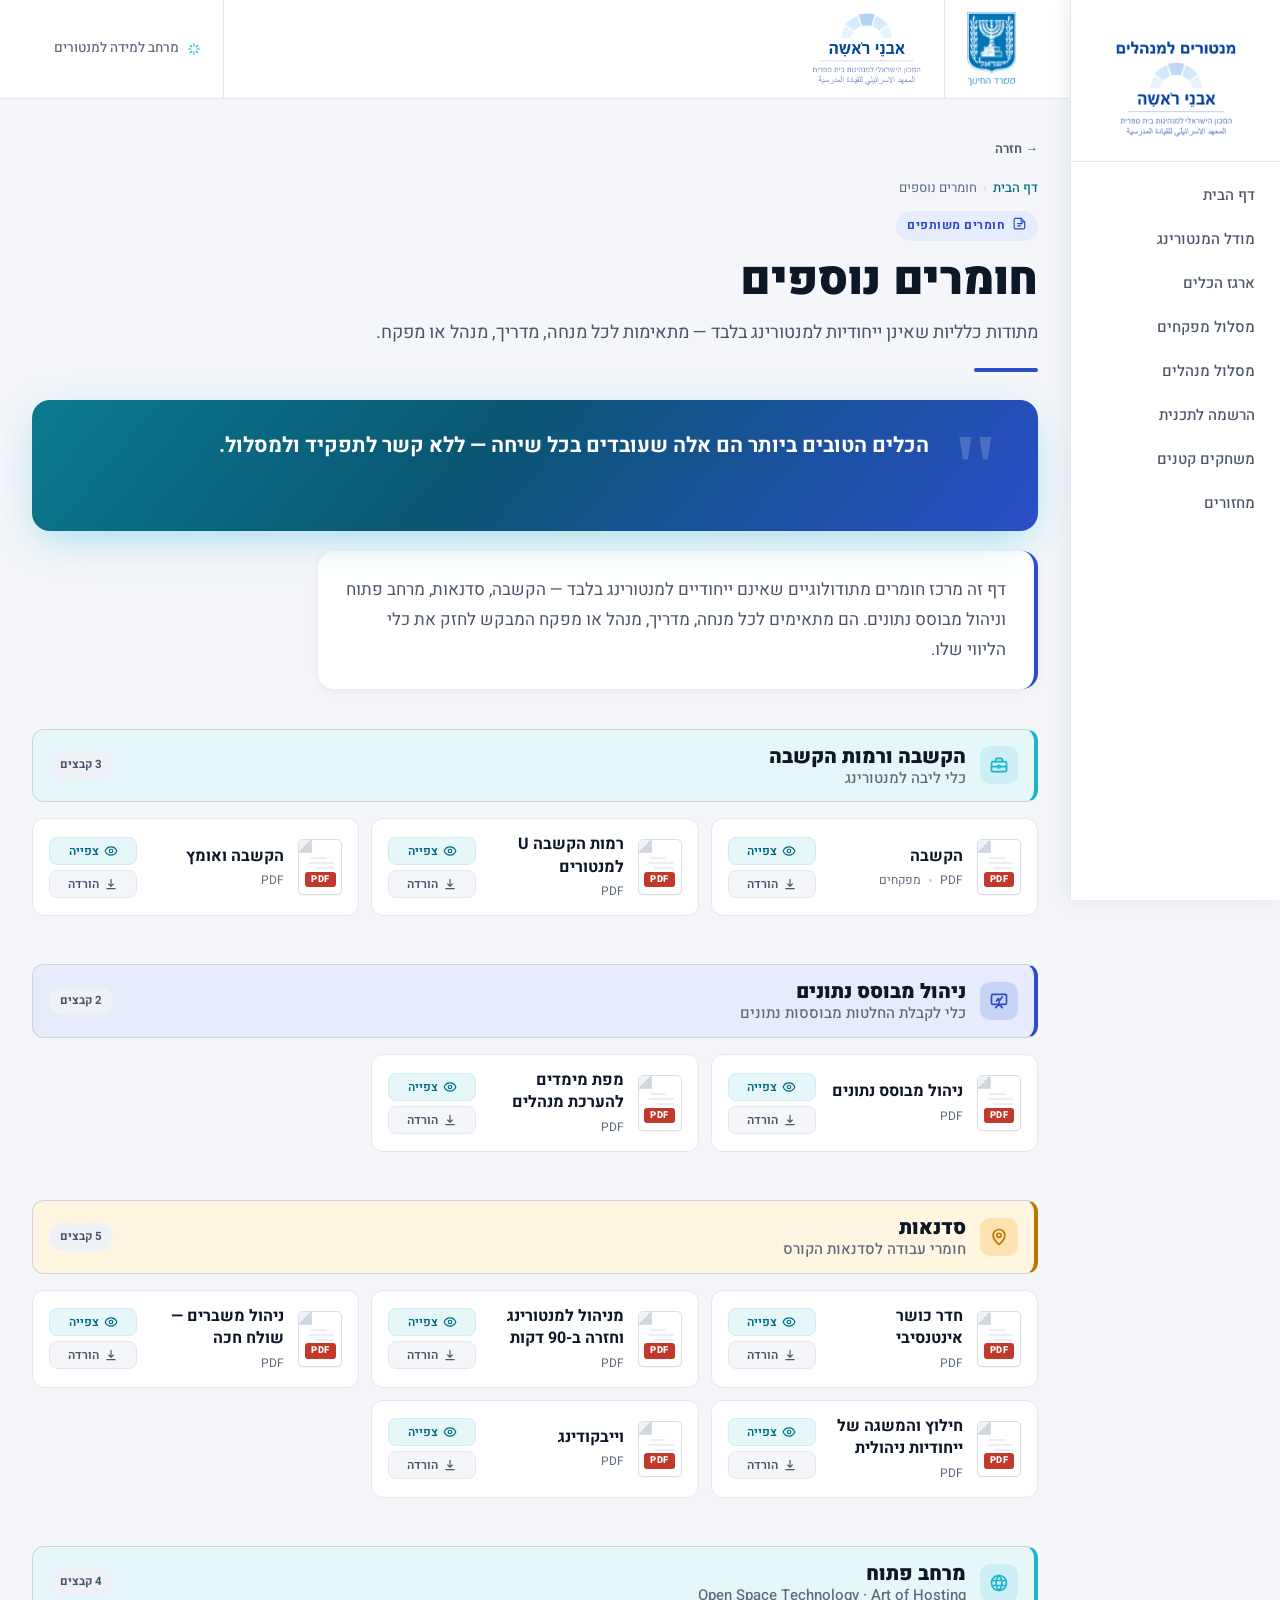
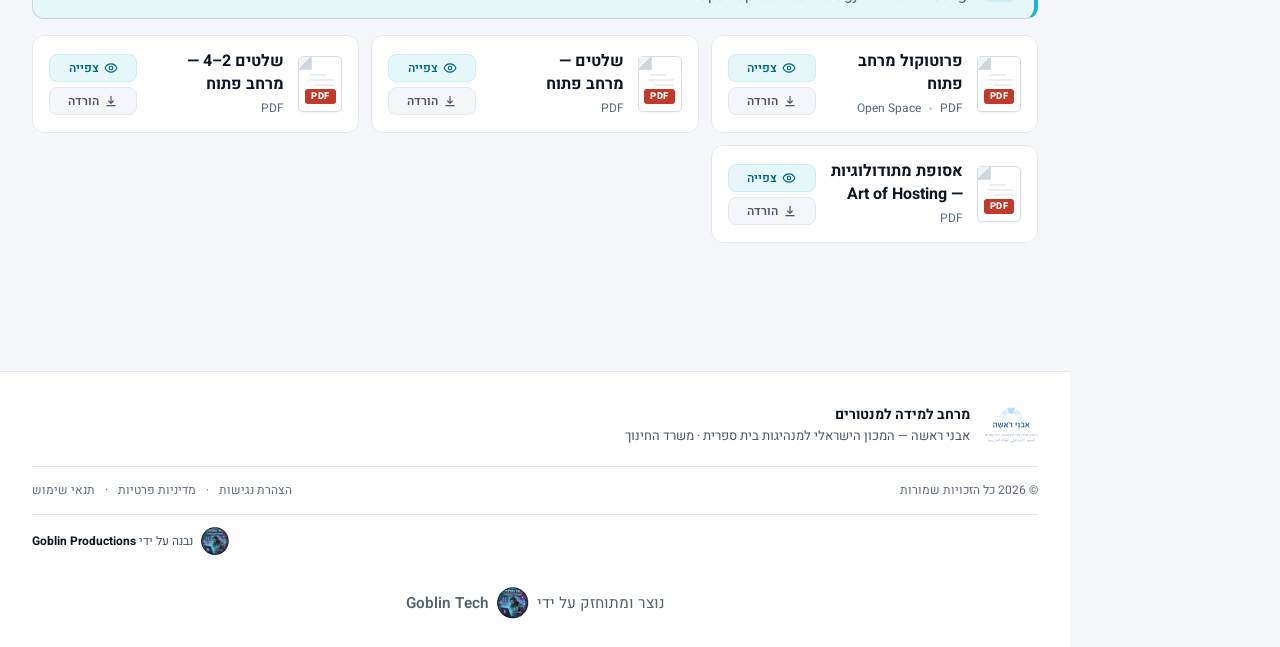
<file: main-shared.html>
<!DOCTYPE html>
<html lang="he" dir="rtl">
<head>
  <meta charset="UTF-8" />
  <meta name="viewport" content="width=device-width, initial-scale=1.0" />
  <title>חומרים נוספים | מרחב מנטורים</title>
  <link rel="stylesheet" href="shared.css" />
</head>
<body>

  <div id="site-chrome"></div>

  <header class="page-header" data-accent="blue">
    <button onclick="history.back()" style="background:none;border:none;cursor:pointer;font-family:inherit;font-size:13px;font-weight:600;color:var(--text-mid,#666);padding:0 0 12px 0;display:flex;align-items:center;gap:6px;direction:rtl;" aria-label="חזרה לדף הקודם">&#x2192; חזרה</button>
    <div class="breadcrumb">
      <a href="index.html">דף הבית</a>
      <span class="sep">›</span>
      <span>חומרים נוספים</span>
    </div>
    <span class="page-eyebrow"><span data-icon="materials"></span>חומרים משותפים</span>
    <h1>חומרים נוספים</h1>
    <p class="page-desc">מתודות כלליות שאינן ייחודיות למנטורינג בלבד — מתאימות לכל מנחה, מדריך, מנהל או מפקח.</p>
    <div class="page-header-bar bar-blue"></div>
  </header>

  <main id="main-content" role="main" class="content-area">

    <div class="quote-banner">
      <div class="quote-mark">"</div>
      <div class="quote-body">
        <blockquote class="quote-text">הכלים הטובים ביותר הם אלה שעובדים בכל שיחה — ללא קשר לתפקיד ולמסלול.</blockquote>
      </div>
    </div>

    <div class="page-intro" style="border-right-color: var(--blue);">
      <p>דף זה מרכז חומרים מתודולוגיים שאינם ייחודיים למנטורינג בלבד — הקשבה, סדנאות, מרחב פתוח וניהול מבוסס נתונים. הם מתאימים לכל מנחה, מדריך, מנהל או מפקח המבקש לחזק את כלי הליווי שלו.</p>
    </div>

    <!-- הקשבה -->
    <div class="section-group">
      <div class="section-group-title">
        <div class="sec-ico" data-tone="teal" data-icon="toolbox"></div>
        <div class="sec-text"><strong>הקשבה ורמות הקשבה</strong><span>כלי ליבה למנטורינג</span></div>
        <span class="sec-count">3 קבצים</span>
      </div>
      <div class="file-grid">

        <a href="01_ראשי_משותף/02_ארגז_כלים_משותף/01_הקשבה/מפקחים לאתר - hakshava__c30df3bc.pdf" target="_blank" class="file-card">
          <div class="file-doc" data-type="pdf"></div>
          <div class="file-info">
            <div class="file-name">הקשבה</div>
            <div class="file-meta"><span>PDF</span><span class="dot"></span><span>מפקחים</span></div>
          </div>
        </a>

        <a href="01_ראשי_משותף/02_ארגז_כלים_משותף/01_הקשבה/מנהלים - רמות הקשבה U למנטורים למנהלים__8c071179.pdf" target="_blank" class="file-card">
          <div class="file-doc" data-type="pdf"></div>
          <div class="file-info">
            <div class="file-name">רמות הקשבה U למנטורים</div>
            <div class="file-meta"><span>PDF</span></div>
          </div>
        </a>


        <a href="03_מנהלים/02_מצגות_לפי_מפגש/מנהלים - מפגש 8 ימי שלישי הקשבה ואומץ 1.0__6f6f82a3.pdf" target="_blank" class="file-card">
          <div class="file-doc" data-type="pdf"></div>
          <div class="file-info">
            <div class="file-name">הקשבה ואומץ</div>
            <div class="file-meta"><span>PDF</span></div>
          </div>
        </a>

      </div>
    </div>

    <!-- ניהול מבוסס נתונים -->
    <div class="section-group">
      <div class="section-group-title">
        <div class="sec-ico" data-tone="blue" data-icon="presentation"></div>
        <div class="sec-text"><strong>ניהול מבוסס נתונים</strong><span>כלי לקבלת החלטות מבוססות נתונים</span></div>
        <span class="sec-count">2 קבצים</span>
      </div>
      <div class="file-grid">

        <a href="03_מנהלים/05_חומרים_ייחודיים/מנהלים - ניהול מבוסס נתונים. AI__54506f2c.pdf" target="_blank" class="file-card">
          <div class="file-doc" data-type="pdf"></div>
          <div class="file-info">
            <div class="file-name">ניהול מבוסס נתונים</div>
            <div class="file-meta"><span>PDF</span></div>
          </div>
        </a>

        <a href="05_לבירור_לפני_פרסום/01_קישורים_להורדה_או_אישור/mm-managers-evaluation-pisga-a.pdf" target="_blank" class="file-card">
          <div class="file-doc" data-type="pdf"></div>
          <div class="file-info">
            <div class="file-name">מפת מימדים להערכת מנהלים</div>
            <div class="file-meta"><span>PDF</span></div>
          </div>
        </a>

      </div>
    </div>

    <!-- סדנאות -->
    <div class="section-group">
      <div class="section-group-title">
        <div class="sec-ico" data-tone="orange" data-icon="field"></div>
        <div class="sec-text"><strong>סדנאות</strong><span>חומרי עבודה לסדנאות הקורס</span></div>
        <span class="sec-count">5 קבצים</span>
      </div>
      <div class="file-grid">

        <a href="01_ראשי_משותף/02_ארגז_כלים_משותף/05_Outcome_תוצאה_רצויה/מנהלים - דפי הנחייה לחדר כושר אינטנסיבי__a3d05679.pdf" target="_blank" class="file-card">
          <div class="file-doc" data-type="pdf"></div>
          <div class="file-info">
            <div class="file-name">חדר כושר אינטנסיבי</div>
            <div class="file-meta"><span>PDF</span></div>
          </div>
        </a>

        <a href="01_ראשי_משותף/03_שימוש_בשטח/מנהלים - מניהול למנטורינג וחזרה ב 90 דק___04a0ce87.pdf" target="_blank" class="file-card">
          <div class="file-doc" data-type="pdf"></div>
          <div class="file-info">
            <div class="file-name">מניהול למנטורינג וחזרה ב-90 דקות</div>
            <div class="file-meta"><span>PDF</span></div>
          </div>
        </a>

        <a href="01_ראשי_משותף/03_שימוש_בשטח/מנהלים - שולח חכה, המנטי מנהל את המשבר משבר העובר על המנטי___331e723a.pdf" target="_blank" class="file-card">
          <div class="file-doc" data-type="pdf"></div>
          <div class="file-info">
            <div class="file-name">ניהול משברים — שולח חכה</div>
            <div class="file-meta"><span>PDF</span></div>
          </div>
        </a>

        <a href="03_מנהלים/04_סמינר_וימי_עיון/מנהלים - חילוץ והמשגה של ייחודיות ניהולית__7d3e3228.pdf" target="_blank" class="file-card">
          <div class="file-doc" data-type="pdf"></div>
          <div class="file-info">
            <div class="file-name">חילוץ והמשגה של ייחודיות ניהולית</div>
            <div class="file-meta"><span>PDF</span></div>
          </div>
        </a>

        <a href="03_מנהלים/04_סמינר_וימי_עיון/מנהלים - ווייבקודינג__903c7feb.pdf" target="_blank" class="file-card">
          <div class="file-doc" data-type="pdf"></div>
          <div class="file-info">
            <div class="file-name">וייבקודינג</div>
            <div class="file-meta"><span>PDF</span></div>
          </div>
        </a>

      </div>
    </div>

    <!-- מרחב פתוח -->
    <div class="section-group">
      <div class="section-group-title">
        <div class="sec-ico" data-icon="openspace"></div>
        <div class="sec-text"><strong>מרחב פתוח</strong><span>Open Space Technology · Art of Hosting</span></div>
        <span class="sec-count">4 קבצים</span>
      </div>
      <div class="file-grid">

        <a href="01_ראשי_משותף/02_ארגז_כלים_משותף/10_מרחב_פתוח/מנהלים - פרוטוקול מרחב פתוח__1031cccf.pdf" target="_blank" class="file-card">
          <div class="file-doc" data-type="pdf"></div>
          <div class="file-info">
            <div class="file-name">פרוטוקול מרחב פתוח</div>
            <div class="file-meta"><span>PDF</span><span class="dot"></span><span>Open Space</span></div>
          </div>
        </a>

        <a href="01_ראשי_משותף/02_ארגז_כלים_משותף/10_מרחב_פתוח/מנהלים - שלטים מרחב פתוח__98a5e77d.pdf" target="_blank" class="file-card">
          <div class="file-doc" data-type="pdf"></div>
          <div class="file-info">
            <div class="file-name">שלטים — מרחב פתוח</div>
            <div class="file-meta"><span>PDF</span></div>
          </div>
        </a>

        <a href="01_ראשי_משותף/02_ארגז_כלים_משותף/10_מרחב_פתוח/מנהלים - מרחב פתוח שלטים 2-4__63ec8e54.pdf" target="_blank" class="file-card">
          <div class="file-doc" data-type="pdf"></div>
          <div class="file-info">
            <div class="file-name">שלטים 2–4 — מרחב פתוח</div>
            <div class="file-meta"><span>PDF</span></div>
          </div>
        </a>

        <a href="05_לבירור_לפני_פרסום/01_קישורים_להורדה_או_אישור/אסופת-מתודולוגיות-ברוח-The-Art-of-Hosting.pdf" target="_blank" class="file-card">
          <div class="file-doc" data-type="pdf"></div>
          <div class="file-info">
            <div class="file-name">אסופת מתודולוגיות — Art of Hosting</div>
            <div class="file-meta"><span>PDF</span></div>
          </div>
        </a>

      </div>
    </div>


  </main>

  <div id="site-footer"></div>

  <script src="shared.js"></script>
  <script>Site.mount('shared');</script>
</body>
</html>
</file>
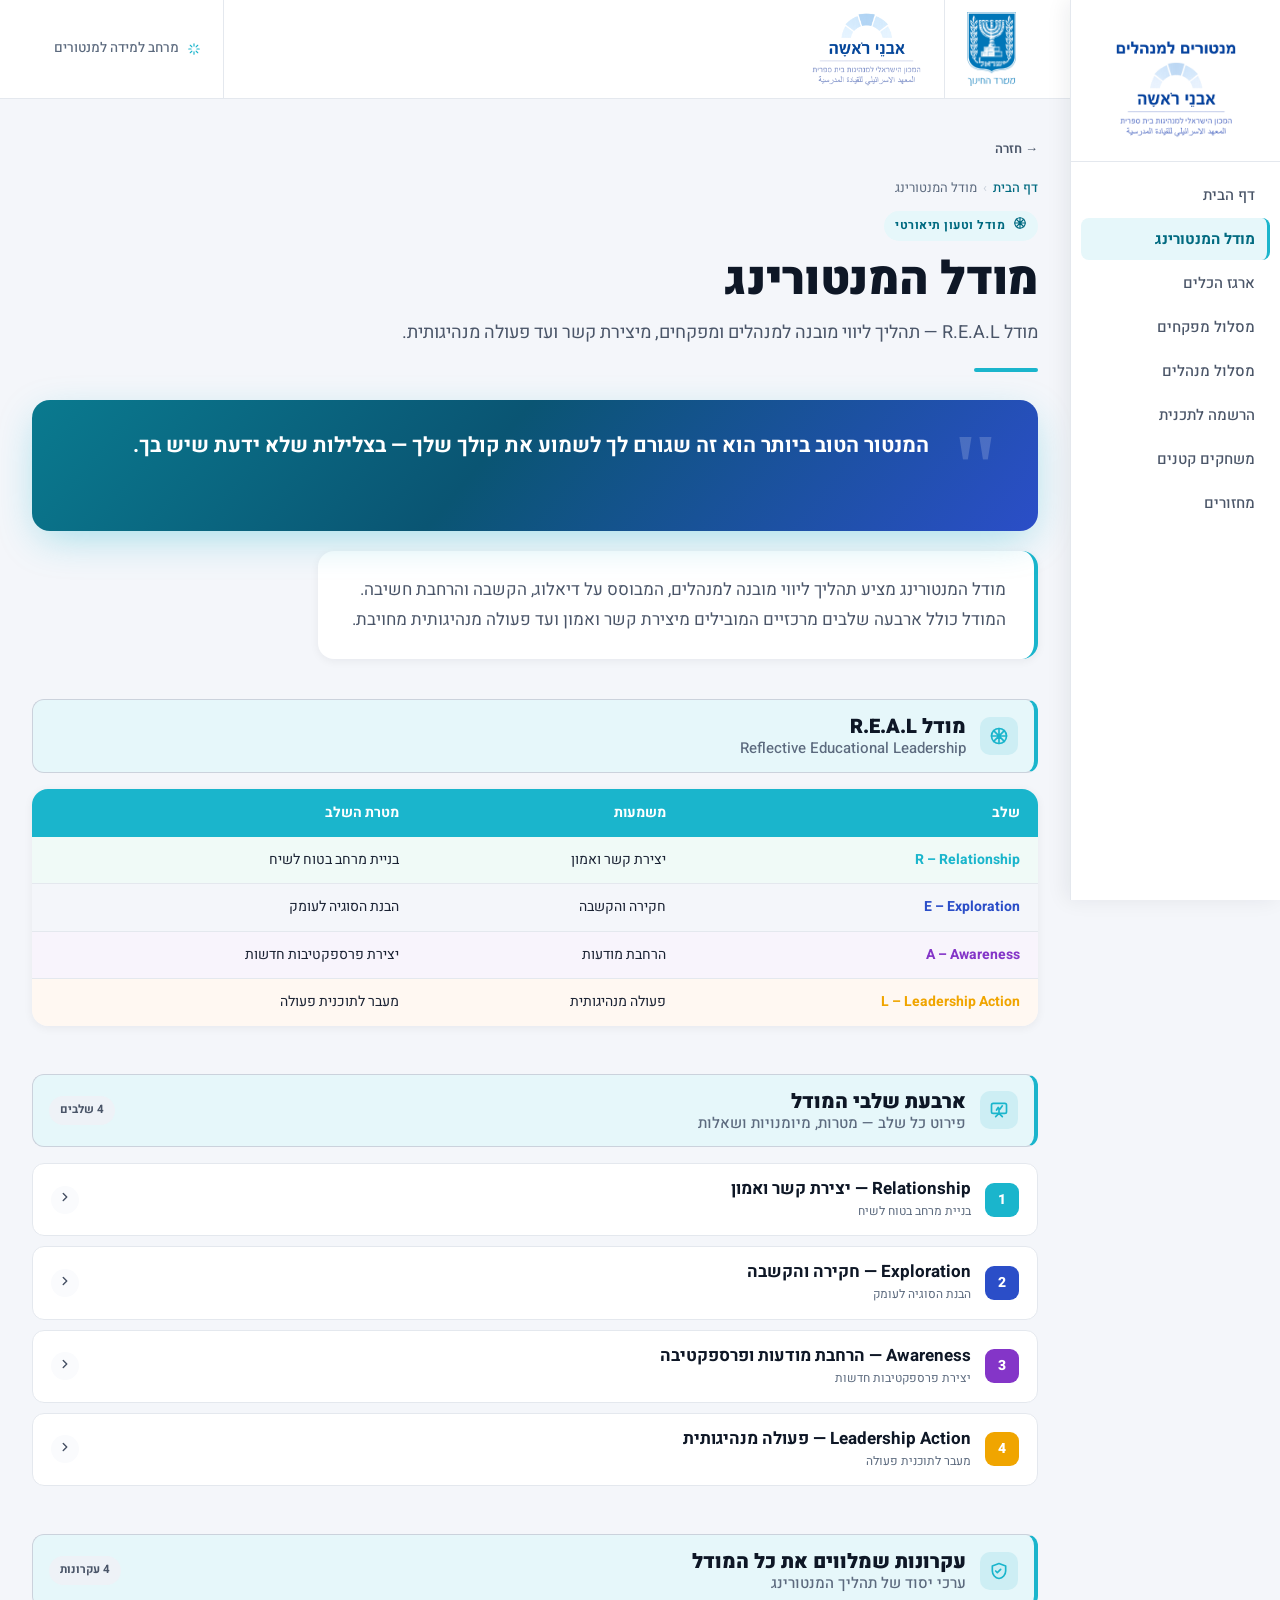
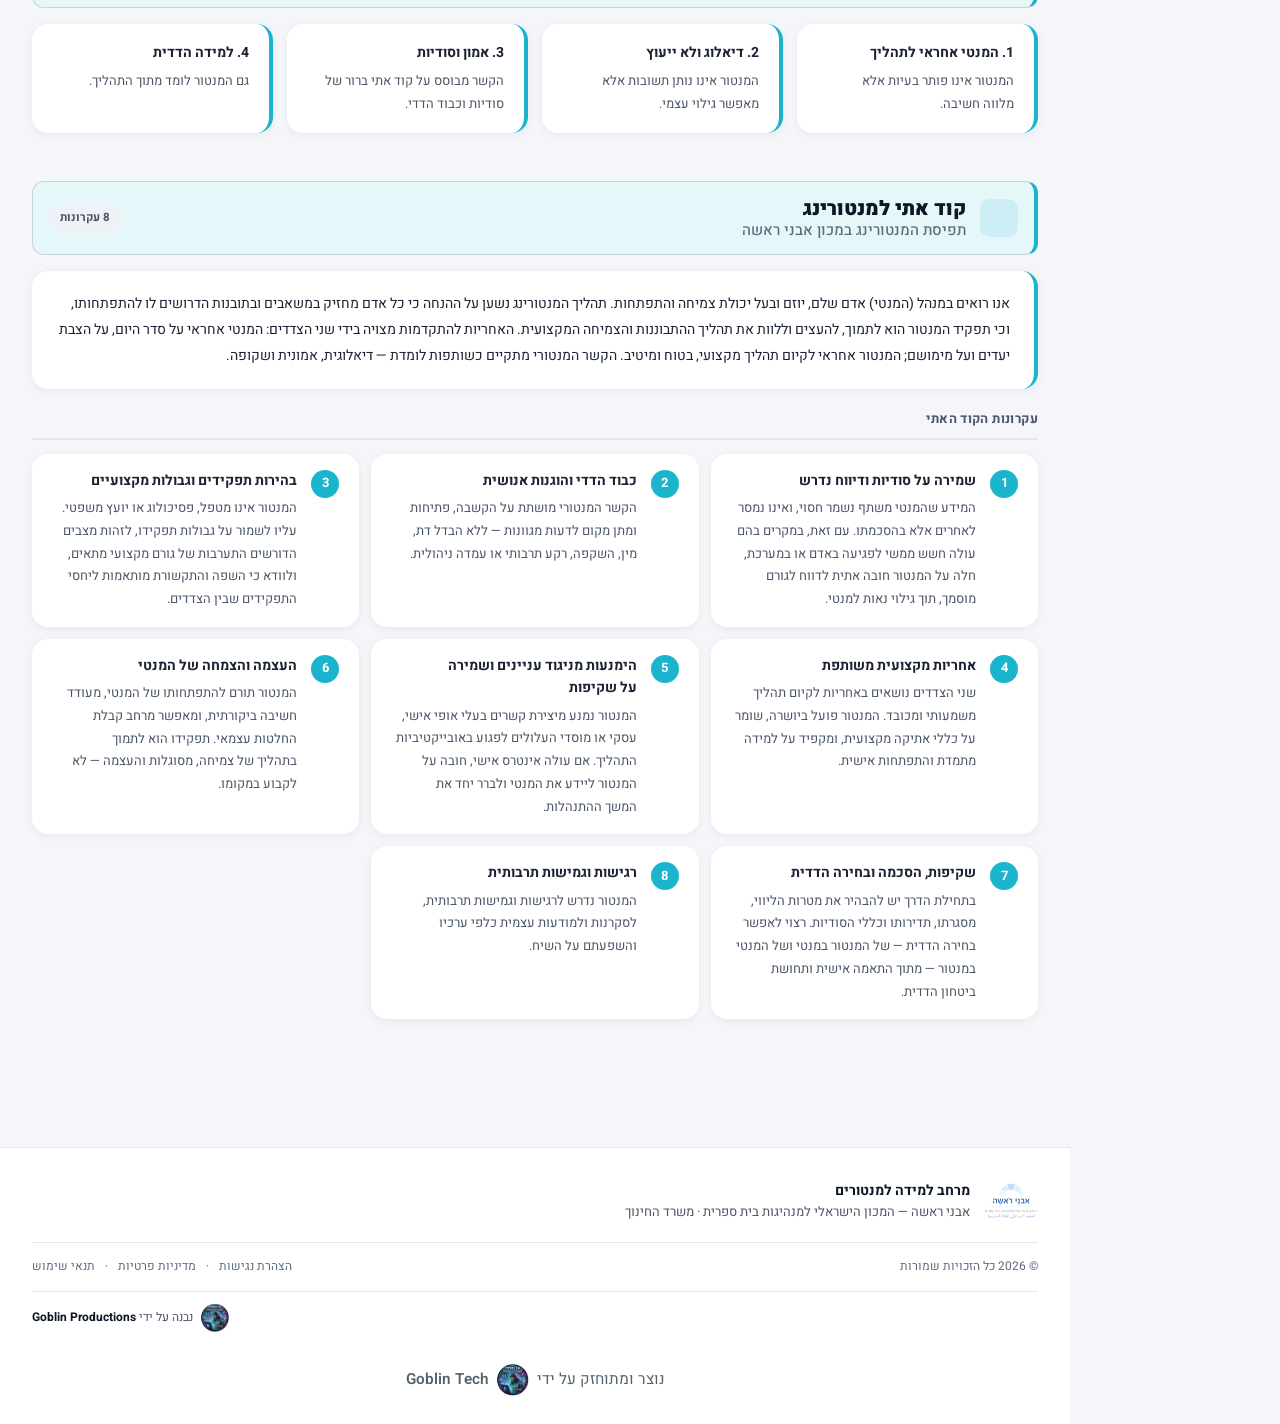
<file: mentoring-model.html>
﻿<!DOCTYPE html>
<html lang="he" dir="rtl">
<head>
  <meta charset="UTF-8" />
  <meta name="viewport" content="width=device-width, initial-scale=1.0" />
  <title>מודל המנטורינג | מרחב מנטורים</title>
  <link rel="stylesheet" href="shared.css" />
</head>
<body>

  <div id="site-chrome"></div>

  <header class="page-header" data-accent="teal">
    <button onclick="history.back()" style="background:none;border:none;cursor:pointer;font-family:inherit;font-size:13px;font-weight:600;color:var(--text-mid,#666);padding:0 0 12px 0;display:flex;align-items:center;gap:6px;direction:rtl;" aria-label="חזרה לדף הקודם">&#x2192; חזרה</button>
    <nav class="breadcrumb" aria-label="נתיב ניווט">
      <a href="index.html">דף הבית</a>
      <span class="sep">›</span>
      <span>מודל המנטורינג</span>
    </nav>
    <span class="page-eyebrow"><span data-icon="model"></span>מודל וטעון תיאורטי</span>
    <h1>מודל המנטורינג</h1>
    <p class="page-desc">מודל R.E.A.L — תהליך ליווי מובנה למנהלים ומפקחים, מיצירת קשר ועד פעולה מנהיגותית.</p>
    <div class="page-header-bar bar-teal"></div>
  </header>

  <main id="main-content" role="main" class="content-area">

    <div class="quote-banner">
      <div class="quote-mark">"</div>
      <div class="quote-body">
        <blockquote class="quote-text">המנטור הטוב ביותר הוא זה שגורם לך לשמוע את קולך שלך — בצלילות שלא ידעת שיש בך.</blockquote>
      </div>
    </div>

    <div class="page-intro">
      <p>מודל המנטורינג מציע תהליך ליווי מובנה למנהלים, המבוסס על דיאלוג, הקשבה והרחבת חשיבה. המודל כולל ארבעה שלבים מרכזיים המובילים מיצירת קשר ואמון ועד פעולה מנהיגותית מחויבת.</p>
    </div>

    <!-- סיכום המודל -->
    <div class="section-group">
      <div class="section-group-title">
        <div class="sec-ico" data-tone="teal" data-icon="model"></div>
        <div class="sec-text"><h2>מודל R.E.A.L</h2><span>Reflective Educational Leadership</span></div>
      </div>
      <div style="overflow-x:auto; margin-top:16px; border-radius:var(--radius); overflow:hidden; box-shadow:var(--shadow);">
        <table style="width:100%; border-collapse:collapse; font-size:14px; direction:rtl; font-family:inherit;">
          <thead>
            <tr style="background:var(--teal); color:#fff;">
              <th style="padding:13px 18px; text-align:right; font-weight:700;">שלב</th>
              <th style="padding:13px 18px; text-align:right; font-weight:700;">משמעות</th>
              <th style="padding:13px 18px; text-align:right; font-weight:700;">מטרת השלב</th>
            </tr>
          </thead>
          <tbody>
            <tr>
              <td style="padding:12px 18px; font-weight:700; color:var(--teal); border-bottom:1px solid var(--border); background:#f0faf7;">R – Relationship</td>
              <td style="padding:12px 18px; border-bottom:1px solid var(--border); background:#f0faf7;">יצירת קשר ואמון</td>
              <td style="padding:12px 18px; border-bottom:1px solid var(--border); background:#f0faf7;">בניית מרחב בטוח לשיח</td>
            </tr>
            <tr>
              <td style="padding:12px 18px; font-weight:700; color:var(--blue); border-bottom:1px solid var(--border);">E – Exploration</td>
              <td style="padding:12px 18px; border-bottom:1px solid var(--border);">חקירה והקשבה</td>
              <td style="padding:12px 18px; border-bottom:1px solid var(--border);">הבנת הסוגיה לעומק</td>
            </tr>
            <tr>
              <td style="padding:12px 18px; font-weight:700; color:var(--purple); border-bottom:1px solid var(--border); background:#f8f4fc;">A – Awareness</td>
              <td style="padding:12px 18px; border-bottom:1px solid var(--border); background:#f8f4fc;">הרחבת מודעות</td>
              <td style="padding:12px 18px; border-bottom:1px solid var(--border); background:#f8f4fc;">יצירת פרספקטיבות חדשות</td>
            </tr>
            <tr>
              <td style="padding:12px 18px; font-weight:700; color:var(--orange); background:#fff8f2;">L – Leadership Action</td>
              <td style="padding:12px 18px; background:#fff8f2;">פעולה מנהיגותית</td>
              <td style="padding:12px 18px; background:#fff8f2;">מעבר לתוכנית פעולה</td>
            </tr>
          </tbody>
        </table>
      </div>
    </div>

    <!-- ארבעת השלבים -->
    <div class="section-group">
      <div class="section-group-title">
        <div class="sec-ico" data-tone="teal" data-icon="presentation"></div>
        <div class="sec-text"><h2>ארבעת שלבי המודל</h2><span>פירוט כל שלב — מטרות, מיומנויות ושאלות</span></div>
        <span class="sec-count">4 שלבים</span>
      </div>
      <div class="acc-list">

        <!-- שלב 1: R -->
        <div class="acc-item" data-tone="teal">
          <div class="acc-header" onclick="Site.toggle(this)">
            <div class="acc-header-right">
              <div class="acc-num">1</div>
              <div>
                <div class="acc-title">Relationship — יצירת קשר ואמון</div>
                <div class="acc-meta">בניית מרחב בטוח לשיח</div>
              </div>
            </div>
            <div class="acc-arrow"><span data-icon="chevron"></span></div>
          </div>
          <div class="acc-body">
            <p style="margin:10px 0 18px; font-size:14px; color:var(--text-mid); line-height:1.8;">הבסיס לכל תהליך מנטורינג הוא קשר מקצועי מבוסס אמון. ראפור מוגדר כתחושת קרבה והרמוניה בין אנשים, הנוצרת באמצעות התאמה בשפת גוף, טון קול ושפה משותפת.</p>
            <div style="display:grid; grid-template-columns:repeat(auto-fit, minmax(170px, 1fr)); gap:18px;">
              <div>
                <div style="font-weight:700; font-size:12px; letter-spacing:.04em; text-transform:uppercase; color:var(--teal); margin-bottom:8px; padding-bottom:5px; border-bottom:2px solid var(--teal);">מטרות השלב</div>
                <ul style="margin:0; padding-right:16px; font-size:13px; line-height:2;">
                  <li>יצירת מרחב בטוח לשיחה</li>
                  <li>חיזוק תחושת האמון</li>
                  <li>הגדרת גבולות התהליך</li>
                </ul>
              </div>
              <div>
                <div style="font-weight:700; font-size:12px; letter-spacing:.04em; text-transform:uppercase; color:var(--teal); margin-bottom:8px; padding-bottom:5px; border-bottom:2px solid var(--teal);">מיומנויות מרכזיות</div>
                <ul style="margin:0; padding-right:16px; font-size:13px; line-height:2;">
                  <li>נוכחות מלאה</li>
                  <li>קשר עין ושפת גוף פתוחה</li>
                  <li>הקשבה ללא שיפוט</li>
                  <li>שיקוף רגשי</li>
                </ul>
              </div>
              <div>
                <div style="font-weight:700; font-size:12px; letter-spacing:.04em; text-transform:uppercase; color:var(--teal); margin-bottom:8px; padding-bottom:5px; border-bottom:2px solid var(--teal);">שאלות אפשריות</div>
                <ul style="margin:0; padding-right:16px; font-size:13px; line-height:2;">
                  <li>מה חשוב לך להביא לשיחה היום?</li>
                  <li>מה היית רוצה שיקרה בעקבות השיחה שלנו?</li>
                </ul>
              </div>
            </div>
          </div>
        </div>

        <!-- שלב 2: E -->
        <div class="acc-item" data-tone="blue">
          <div class="acc-header" onclick="Site.toggle(this)">
            <div class="acc-header-right">
              <div class="acc-num">2</div>
              <div>
                <div class="acc-title">Exploration — חקירה והקשבה</div>
                <div class="acc-meta">הבנת הסוגיה לעומק</div>
              </div>
            </div>
            <div class="acc-arrow"><span data-icon="chevron"></span></div>
          </div>
          <div class="acc-body">
            <p style="margin:10px 0 18px; font-size:14px; color:var(--text-mid); line-height:1.8;">שלב זה מוקדש להבנת הסוגיה לעומק. המנטור אינו ממהר לפתרון אלא חוקר יחד עם המנטי את המציאות. העיקרון המרכזי הוא שאילת שאלות פתוחות מתוך סקרנות אמיתית.</p>
            <div style="display:grid; grid-template-columns:repeat(auto-fit, minmax(170px, 1fr)); gap:18px;">
              <div>
                <div style="font-weight:700; font-size:12px; letter-spacing:.04em; text-transform:uppercase; color:var(--blue); margin-bottom:8px; padding-bottom:5px; border-bottom:2px solid var(--blue);">מטרות השלב</div>
                <ul style="margin:0; padding-right:16px; font-size:13px; line-height:2;">
                  <li>הבנת הדילמה הניהולית</li>
                  <li>זיהוי גורמים משפיעים</li>
                  <li>בירור רגשות ומחשבות</li>
                </ul>
              </div>
              <div>
                <div style="font-weight:700; font-size:12px; letter-spacing:.04em; text-transform:uppercase; color:var(--blue); margin-bottom:8px; padding-bottom:5px; border-bottom:2px solid var(--blue);">מיומנויות מרכזיות</div>
                <ul style="margin:0; padding-right:16px; font-size:13px; line-height:2;">
                  <li>הקשבה עמוקה</li>
                  <li>שאילת שאלות פתוחות</li>
                  <li>שיקוף והבהרה</li>
                </ul>
              </div>
              <div>
                <div style="font-weight:700; font-size:12px; letter-spacing:.04em; text-transform:uppercase; color:var(--blue); margin-bottom:8px; padding-bottom:5px; border-bottom:2px solid var(--blue);">שאלות אפשריות</div>
                <ul style="margin:0; padding-right:16px; font-size:13px; line-height:2;">
                  <li>מה בעצם האתגר המרכזי כאן?</li>
                  <li>מה הכי מטריד אותך במצב הזה?</li>
                  <li>מה כבר ניסית?</li>
                </ul>
              </div>
            </div>
          </div>
        </div>

        <!-- שלב 3: A -->
        <div class="acc-item" data-tone="purple">
          <div class="acc-header" onclick="Site.toggle(this)">
            <div class="acc-header-right">
              <div class="acc-num">3</div>
              <div>
                <div class="acc-title">Awareness — הרחבת מודעות ופרספקטיבה</div>
                <div class="acc-meta">יצירת פרספקטיבות חדשות</div>
              </div>
            </div>
            <div class="acc-arrow"><span data-icon="chevron"></span></div>
          </div>
          <div class="acc-body">
            <p style="margin:10px 0 18px; font-size:14px; color:var(--text-mid); line-height:1.8;">בשלב זה המנטור מסייע למנהל לראות את המצב מזוויות שונות. מודל הפרספקטיבות מאפשר לבחון את המצב דרך נקודות מבט שונות וליצור הבנה רחבה יותר. נבדקים גם חסמים פנימיים — "גרמלינים" — קולות פנימיים ביקורתיים המשפיעים על קבלת החלטות.</p>
            <div style="display:grid; grid-template-columns:repeat(auto-fit, minmax(170px, 1fr)); gap:18px;">
              <div>
                <div style="font-weight:700; font-size:12px; letter-spacing:.04em; text-transform:uppercase; color:var(--purple); margin-bottom:8px; padding-bottom:5px; border-bottom:2px solid var(--purple);">מטרות השלב</div>
                <ul style="margin:0; padding-right:16px; font-size:13px; line-height:2;">
                  <li>הרחבת אפשרויות חשיבה</li>
                  <li>זיהוי דפוסי חשיבה מגבילים</li>
                  <li>יצירת בחירה מודעת</li>
                </ul>
              </div>
              <div>
                <div style="font-weight:700; font-size:12px; letter-spacing:.04em; text-transform:uppercase; color:var(--purple); margin-bottom:8px; padding-bottom:5px; border-bottom:2px solid var(--purple);">מיומנויות מרכזיות</div>
                <ul style="margin:0; padding-right:16px; font-size:13px; line-height:2;">
                  <li>עבודה עם פרספקטיבות</li>
                  <li>זיהוי הנחות יסוד</li>
                  <li>שיקוף דפוסי חשיבה</li>
                </ul>
              </div>
              <div>
                <div style="font-weight:700; font-size:12px; letter-spacing:.04em; text-transform:uppercase; color:var(--purple); margin-bottom:8px; padding-bottom:5px; border-bottom:2px solid var(--purple);">שאלות אפשריות</div>
                <ul style="margin:0; padding-right:16px; font-size:13px; line-height:2;">
                  <li>איך מישהו אחר היה רואה את הסיטואציה?</li>
                  <li>איזה קול פנימי עולה כאן?</li>
                  <li>מה עוד יכול להיות נכון כאן?</li>
                </ul>
              </div>
            </div>
          </div>
        </div>

        <!-- שלב 4: L -->
        <div class="acc-item" data-tone="orange">
          <div class="acc-header" onclick="Site.toggle(this)">
            <div class="acc-header-right">
              <div class="acc-num">4</div>
              <div>
                <div class="acc-title">Leadership Action — פעולה מנהיגותית</div>
                <div class="acc-meta">מעבר לתוכנית פעולה</div>
              </div>
            </div>
            <div class="acc-arrow"><span data-icon="chevron"></span></div>
          </div>
          <div class="acc-body">
            <p style="margin:10px 0 18px; font-size:14px; color:var(--text-mid); line-height:1.8;">המטרה היא להפוך את התובנות לפעולה. בשלב זה מגדירים יעד ברור ותוכנית פעולה בהתאם למודל SMART.</p>
            <div style="display:grid; grid-template-columns:repeat(auto-fit, minmax(170px, 1fr)); gap:18px;">
              <div>
                <div style="font-weight:700; font-size:12px; letter-spacing:.04em; text-transform:uppercase; color:var(--orange); margin-bottom:8px; padding-bottom:5px; border-bottom:2px solid var(--orange);">מטרות השלב</div>
                <ul style="margin:0; padding-right:16px; font-size:13px; line-height:2;">
                  <li>הגדרת תוצאה רצויה</li>
                  <li>תרגום התובנות לפעולות</li>
                  <li>יצירת מחויבות</li>
                </ul>
              </div>
              <div>
                <div style="font-weight:700; font-size:12px; letter-spacing:.04em; text-transform:uppercase; color:var(--orange); margin-bottom:8px; padding-bottom:5px; border-bottom:2px solid var(--orange);">מיומנויות מרכזיות</div>
                <ul style="margin:0; padding-right:16px; font-size:13px; line-height:2;">
                  <li>ניסוח מטרות</li>
                  <li>הגדרת צעדים אופרטיביים</li>
                  <li>יצירת אחריותיות</li>
                </ul>
              </div>
              <div>
                <div style="font-weight:700; font-size:12px; letter-spacing:.04em; text-transform:uppercase; color:var(--orange); margin-bottom:8px; padding-bottom:5px; border-bottom:2px solid var(--orange);">שאלות אפשריות</div>
                <ul style="margin:0; padding-right:16px; font-size:13px; line-height:2;">
                  <li>מה יהיה סימן לכך שהצלחת?</li>
                  <li>מה הצעד הראשון שאתה מתחייב אליו?</li>
                  <li>עד מתי תעשה אותו?</li>
                </ul>
              </div>
            </div>
          </div>
        </div>

      </div>
    </div>

    <!-- עקרונות -->
    <div class="section-group">
      <div class="section-group-title">
        <div class="sec-ico" data-tone="teal" data-icon="alliance"></div>
        <div class="sec-text"><h2>עקרונות שמלווים את כל המודל</h2><span>ערכי יסוד של תהליך המנטורינג</span></div>
        <span class="sec-count">4 עקרונות</span>
      </div>
      <div style="display:grid; grid-template-columns:repeat(auto-fit, minmax(210px, 1fr)); gap:14px; margin-top:16px;">
        <div style="background:var(--paper); border-radius:var(--radius); padding:18px 20px; border-right:4px solid var(--teal); box-shadow:var(--shadow);">
          <div style="font-weight:700; font-size:14px; margin-bottom:6px;">1. המנטי אחראי לתהליך</div>
          <div style="font-size:13px; color:var(--text-mid); line-height:1.75;">המנטור אינו פותר בעיות אלא מלווה חשיבה.</div>
        </div>
        <div style="background:var(--paper); border-radius:var(--radius); padding:18px 20px; border-right:4px solid var(--teal); box-shadow:var(--shadow);">
          <div style="font-weight:700; font-size:14px; margin-bottom:6px;">2. דיאלוג ולא ייעוץ</div>
          <div style="font-size:13px; color:var(--text-mid); line-height:1.75;">המנטור אינו נותן תשובות אלא מאפשר גילוי עצמי.</div>
        </div>
        <div style="background:var(--paper); border-radius:var(--radius); padding:18px 20px; border-right:4px solid var(--teal); box-shadow:var(--shadow);">
          <div style="font-weight:700; font-size:14px; margin-bottom:6px;">3. אמון וסודיות</div>
          <div style="font-size:13px; color:var(--text-mid); line-height:1.75;">הקשר מבוסס על קוד אתי ברור של סודיות וכבוד הדדי.</div>
        </div>
        <div style="background:var(--paper); border-radius:var(--radius); padding:18px 20px; border-right:4px solid var(--teal); box-shadow:var(--shadow);">
          <div style="font-weight:700; font-size:14px; margin-bottom:6px;">4. למידה הדדית</div>
          <div style="font-size:13px; color:var(--text-mid); line-height:1.75;">גם המנטור לומד מתוך התהליך.</div>
        </div>
      </div>
    </div>

    <!-- קוד אתי למנטורינג -->
    <div class="section-group">
      <div class="section-group-title">
        <div class="sec-ico" data-tone="teal" data-icon="ethics"></div>
        <div class="sec-text"><h2>קוד אתי למנטורינג</h2><span>תפיסת המנטורינג במכון אבני ראשה</span></div>
        <span class="sec-count">8 עקרונות</span>
      </div>

      <div style="background:var(--paper); border-radius:var(--radius); padding:20px 24px; margin-top:16px; box-shadow:var(--shadow); border-right:4px solid var(--teal);">
        <p style="margin:0; font-size:14px; line-height:1.85; color:var(--text);">אנו רואים במנהל (המנטי) אדם שלם, יוזם ובעל יכולת צמיחה והתפתחות. תהליך המנטורינג נשען על ההנחה כי כל אדם מחזיק במשאבים ובתובנות הדרושים לו להתפתחותו, וכי תפקיד המנטור הוא לתמוך, להעצים וללוות את תהליך ההתבוננות והצמיחה המקצועית. האחריות להתקדמות מצויה בידי שני הצדדים: המנטי אחראי על סדר היום, על הצבת יעדים ועל מימושם; המנטור אחראי לקיום תהליך מקצועי, בטוח ומיטיב. הקשר המנטורי מתקיים כשותפות לומדת — דיאלוגית, אמונית ושקופה.</p>
      </div>

      <div style="margin-top:20px;">
        <div style="font-size:13px; font-weight:700; letter-spacing:.03em; color:var(--text-mid); text-transform:uppercase; margin-bottom:14px; padding-bottom:8px; border-bottom:2px solid var(--border);">עקרונות הקוד האתי</div>
        <div style="display:grid; grid-template-columns:repeat(auto-fit, minmax(280px, 1fr)); gap:12px;">

          <div style="background:var(--paper); border-radius:var(--radius); padding:16px 20px; box-shadow:var(--shadow); display:flex; gap:14px; align-items:flex-start;">
            <div style="min-width:28px; height:28px; background:var(--teal); border-radius:50%; display:flex; align-items:center; justify-content:center; color:#fff; font-weight:700; font-size:13px;">1</div>
            <div>
              <div style="font-weight:700; font-size:14px; margin-bottom:5px;">שמירה על סודיות ודיווח נדרש</div>
              <div style="font-size:13px; color:var(--text-mid); line-height:1.75;">המידע שהמנטי משתף נשמר חסוי, ואינו נמסר לאחרים אלא בהסכמתו. עם זאת, במקרים בהם עולה חשש ממשי לפגיעה באדם או במערכת, חלה על המנטור חובה אתית לדווח לגורם מוסמך, תוך גילוי נאות למנטי.</div>
            </div>
          </div>

          <div style="background:var(--paper); border-radius:var(--radius); padding:16px 20px; box-shadow:var(--shadow); display:flex; gap:14px; align-items:flex-start;">
            <div style="min-width:28px; height:28px; background:var(--teal); border-radius:50%; display:flex; align-items:center; justify-content:center; color:#fff; font-weight:700; font-size:13px;">2</div>
            <div>
              <div style="font-weight:700; font-size:14px; margin-bottom:5px;">כבוד הדדי והוגנות אנושית</div>
              <div style="font-size:13px; color:var(--text-mid); line-height:1.75;">הקשר המנטורי מושתת על הקשבה, פתיחות ומתן מקום לדעות מגוונות — ללא הבדל דת, מין, השקפה, רקע תרבותי או עמדה ניהולית.</div>
            </div>
          </div>

          <div style="background:var(--paper); border-radius:var(--radius); padding:16px 20px; box-shadow:var(--shadow); display:flex; gap:14px; align-items:flex-start;">
            <div style="min-width:28px; height:28px; background:var(--teal); border-radius:50%; display:flex; align-items:center; justify-content:center; color:#fff; font-weight:700; font-size:13px;">3</div>
            <div>
              <div style="font-weight:700; font-size:14px; margin-bottom:5px;">בהירות תפקידים וגבולות מקצועיים</div>
              <div style="font-size:13px; color:var(--text-mid); line-height:1.75;">המנטור אינו מטפל, פסיכולוג או יועץ משפטי. עליו לשמור על גבולות תפקידו, לזהות מצבים הדורשים התערבות של גורם מקצועי מתאים, ולוודא כי השפה והתקשורת מותאמות ליחסי התפקידים שבין הצדדים.</div>
            </div>
          </div>

          <div style="background:var(--paper); border-radius:var(--radius); padding:16px 20px; box-shadow:var(--shadow); display:flex; gap:14px; align-items:flex-start;">
            <div style="min-width:28px; height:28px; background:var(--teal); border-radius:50%; display:flex; align-items:center; justify-content:center; color:#fff; font-weight:700; font-size:13px;">4</div>
            <div>
              <div style="font-weight:700; font-size:14px; margin-bottom:5px;">אחריות מקצועית משותפת</div>
              <div style="font-size:13px; color:var(--text-mid); line-height:1.75;">שני הצדדים נושאים באחריות לקיום תהליך משמעותי ומכובד. המנטור פועל ביושרה, שומר על כללי אתיקה מקצועית, ומקפיד על למידה מתמדת והתפתחות אישית.</div>
            </div>
          </div>

          <div style="background:var(--paper); border-radius:var(--radius); padding:16px 20px; box-shadow:var(--shadow); display:flex; gap:14px; align-items:flex-start;">
            <div style="min-width:28px; height:28px; background:var(--teal); border-radius:50%; display:flex; align-items:center; justify-content:center; color:#fff; font-weight:700; font-size:13px;">5</div>
            <div>
              <div style="font-weight:700; font-size:14px; margin-bottom:5px;">הימנעות מניגוד עניינים ושמירה על שקיפות</div>
              <div style="font-size:13px; color:var(--text-mid); line-height:1.75;">המנטור נמנע מיצירת קשרים בעלי אופי אישי, עסקי או מוסדי העלולים לפגוע באובייקטיביות התהליך. אם עולה אינטרס אישי, חובה על המנטור ליידע את המנטי ולברר יחד את המשך ההתנהלות.</div>
            </div>
          </div>

          <div style="background:var(--paper); border-radius:var(--radius); padding:16px 20px; box-shadow:var(--shadow); display:flex; gap:14px; align-items:flex-start;">
            <div style="min-width:28px; height:28px; background:var(--teal); border-radius:50%; display:flex; align-items:center; justify-content:center; color:#fff; font-weight:700; font-size:13px;">6</div>
            <div>
              <div style="font-weight:700; font-size:14px; margin-bottom:5px;">העצמה והצמחה של המנטי</div>
              <div style="font-size:13px; color:var(--text-mid); line-height:1.75;">המנטור תורם להתפתחותו של המנטי, מעודד חשיבה ביקורתית, ומאפשר מרחב קבלת החלטות עצמאי. תפקידו הוא לתמוך בתהליך של צמיחה, מסוגלות והעצמה — לא לקבוע במקומו.</div>
            </div>
          </div>

          <div style="background:var(--paper); border-radius:var(--radius); padding:16px 20px; box-shadow:var(--shadow); display:flex; gap:14px; align-items:flex-start;">
            <div style="min-width:28px; height:28px; background:var(--teal); border-radius:50%; display:flex; align-items:center; justify-content:center; color:#fff; font-weight:700; font-size:13px;">7</div>
            <div>
              <div style="font-weight:700; font-size:14px; margin-bottom:5px;">שקיפות, הסכמה ובחירה הדדית</div>
              <div style="font-size:13px; color:var(--text-mid); line-height:1.75;">בתחילת הדרך יש להבהיר את מטרות הליווי, מסגרתו, תדירותו וכללי הסודיות. רצוי לאפשר בחירה הדדית — של המנטור במנטי ושל המנטי במנטור — מתוך התאמה אישית ותחושת ביטחון הדדית.</div>
            </div>
          </div>

          <div style="background:var(--paper); border-radius:var(--radius); padding:16px 20px; box-shadow:var(--shadow); display:flex; gap:14px; align-items:flex-start;">
            <div style="min-width:28px; height:28px; background:var(--teal); border-radius:50%; display:flex; align-items:center; justify-content:center; color:#fff; font-weight:700; font-size:13px;">8</div>
            <div>
              <div style="font-weight:700; font-size:14px; margin-bottom:5px;">רגישות וגמישות תרבותית</div>
              <div style="font-size:13px; color:var(--text-mid); line-height:1.75;">המנטור נדרש לרגישות וגמישות תרבותית, לסקרנות ולמודעות עצמית כלפי ערכיו והשפעתם על השיח.</div>
            </div>
          </div>

        </div>
      </div>
    </div>

  </main>

  <div id="site-footer"></div>

  <script src="shared.js"></script>
  <script>Site.mount('model');</script>
</body>
</html>
</file>
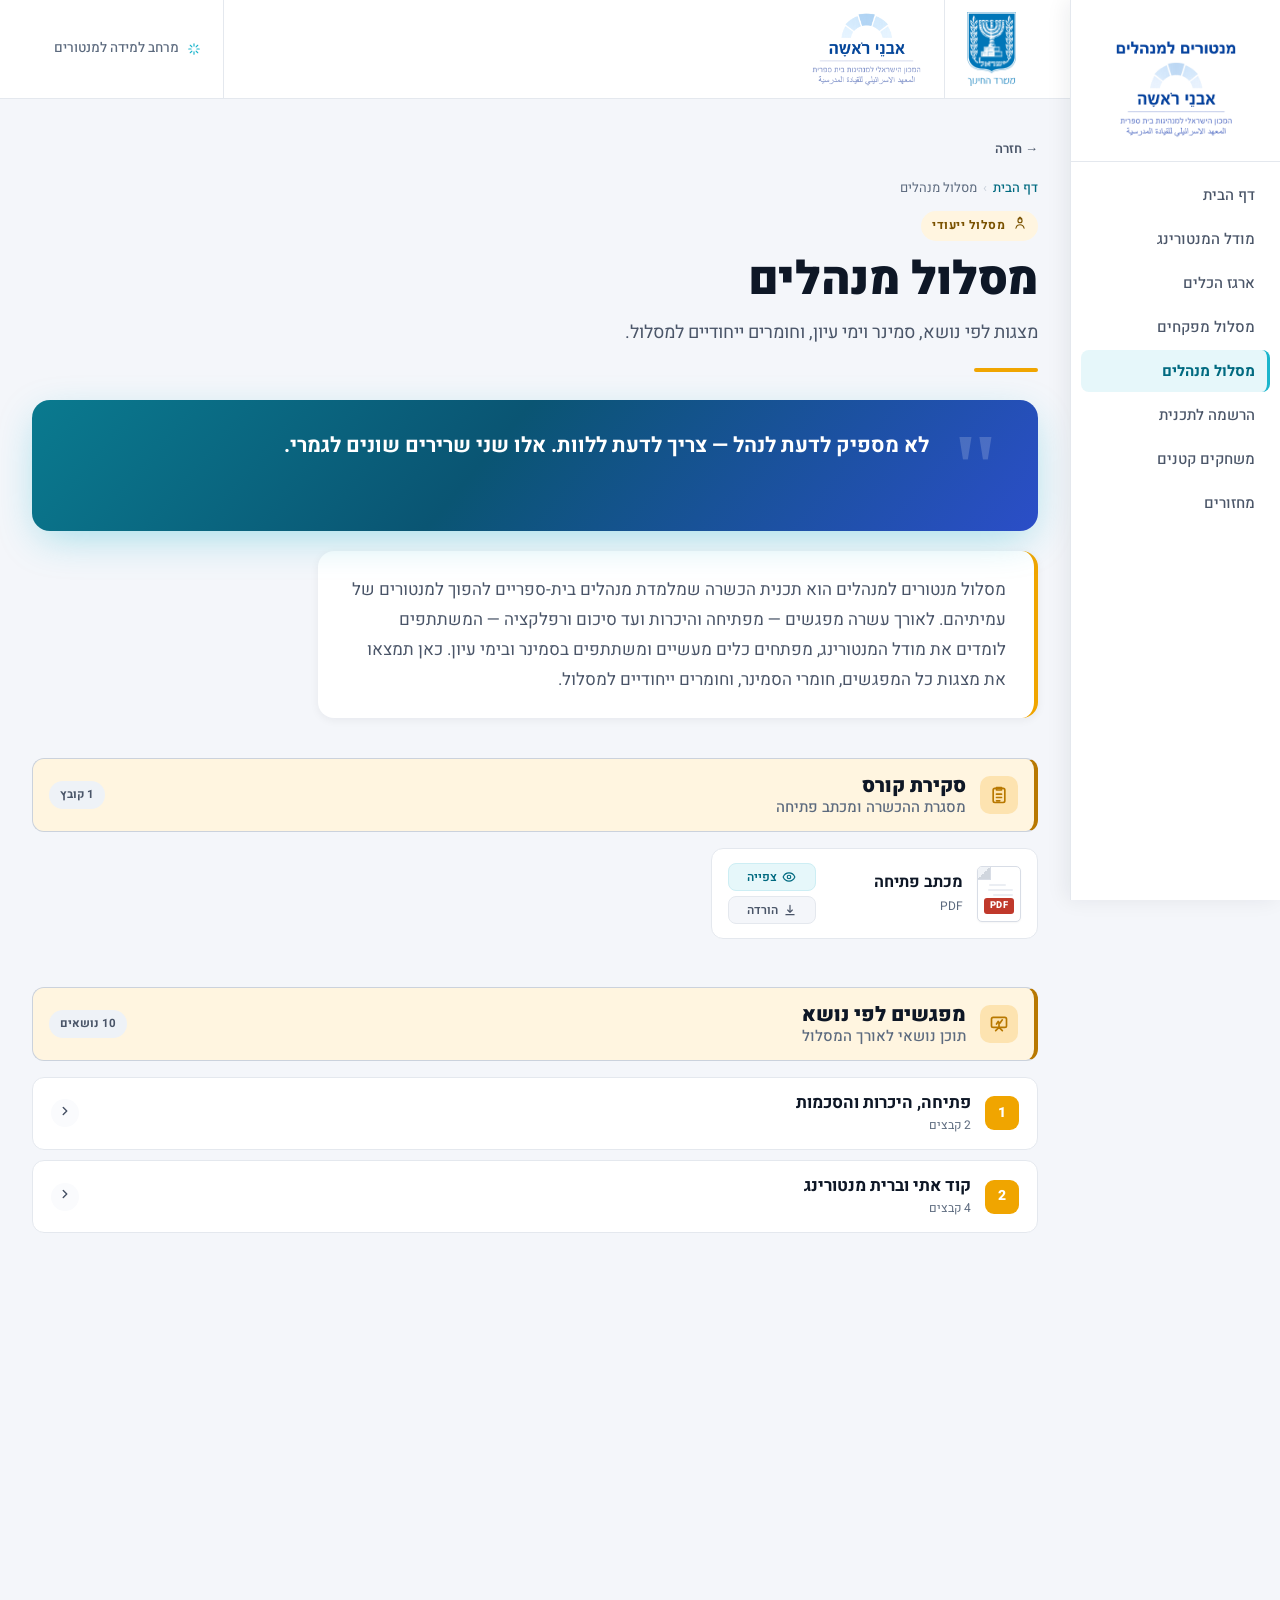
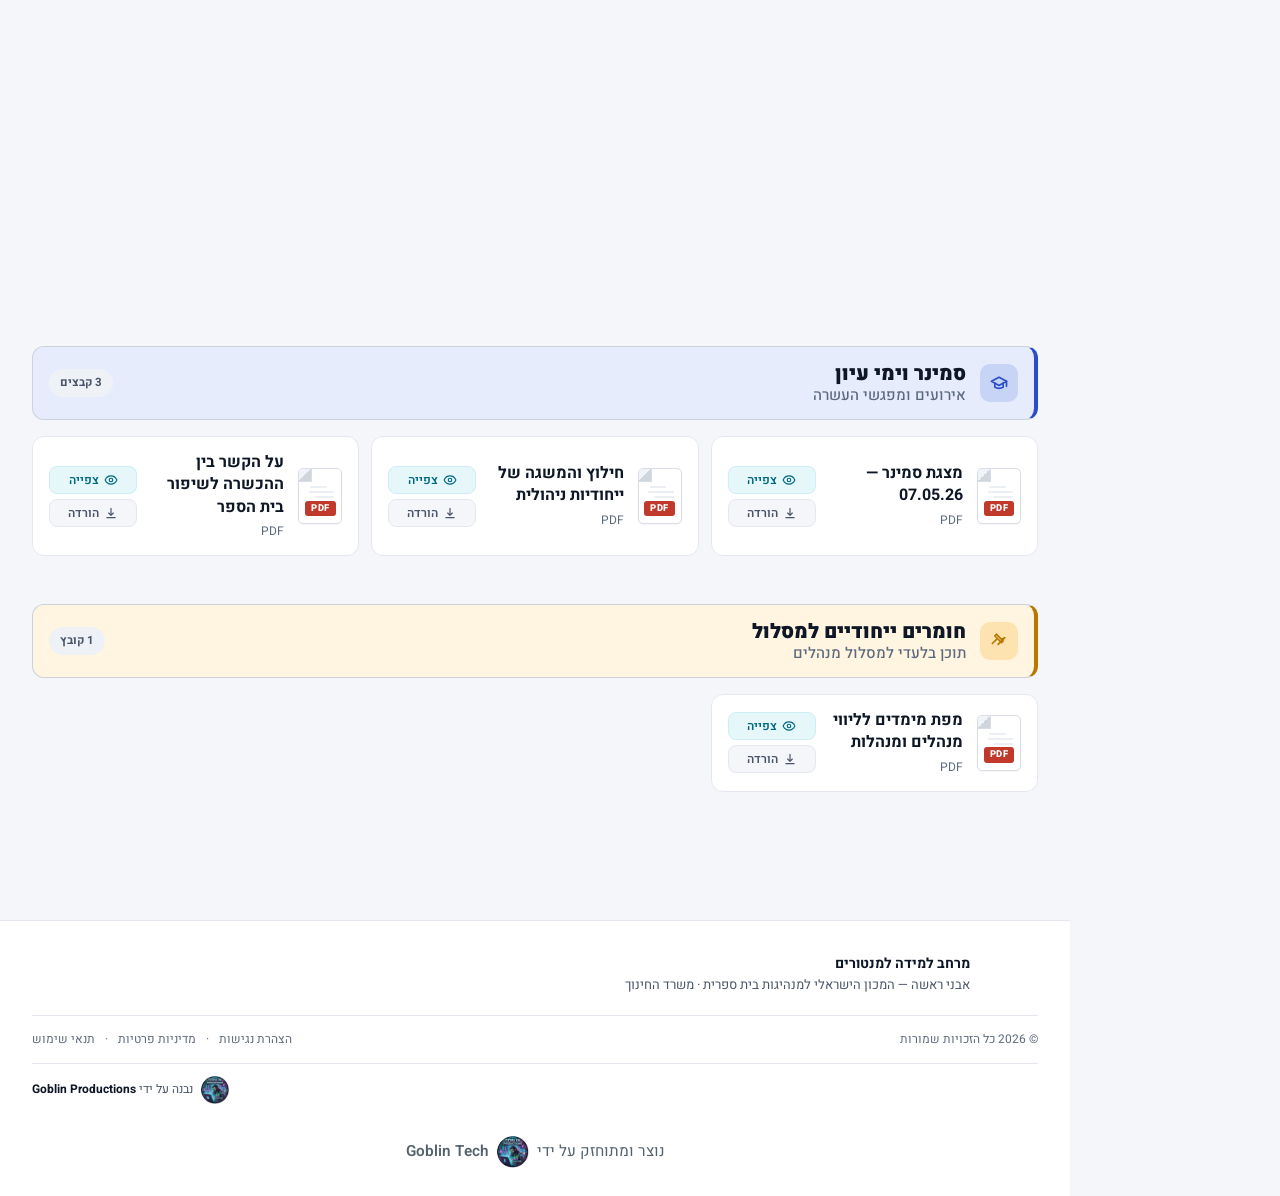
<file: principals.html>
﻿<!DOCTYPE html>
<html lang="he" dir="rtl">
<head>
  <meta charset="UTF-8" />
  <meta name="viewport" content="width=device-width, initial-scale=1.0" />
  <title>מסלול מנהלים | מרחב מנטורים</title>
  <link rel="stylesheet" href="shared.css" />
</head>
<body>

  <div id="site-chrome"></div>

  <header class="page-header" data-accent="orange">
    <button onclick="history.back()" style="background:none;border:none;cursor:pointer;font-family:inherit;font-size:13px;font-weight:600;color:var(--text-mid,#666);padding:0 0 12px 0;display:flex;align-items:center;gap:6px;direction:rtl;" aria-label="חזרה לדף הקודם">&#x2192; חזרה</button>
    <nav class="breadcrumb" aria-label="נתיב ניווט">
      <a href="index.html">דף הבית</a>
      <span class="sep">›</span>
      <span>מסלול מנהלים</span>
    </nav>
    <span class="page-eyebrow"><span data-icon="principals"></span>מסלול ייעודי</span>
    <h1>מסלול מנהלים</h1>
    <p class="page-desc">מצגות לפי נושא, סמינר וימי עיון, וחומרים ייחודיים למסלול.</p>
    <div class="page-header-bar bar-orange"></div>
  </header>

  <main id="main-content" role="main" class="content-area">

    <div class="quote-banner">
      <div class="quote-mark">"</div>
      <div class="quote-body">
        <blockquote class="quote-text">לא מספיק לדעת לנהל — צריך לדעת ללוות. אלו שני שרירים שונים לגמרי.</blockquote>
      </div>
    </div>

    <div class="page-intro" style="border-right-color: var(--orange);">
      <p>מסלול מנטורים למנהלים הוא תכנית הכשרה שמלמדת מנהלים בית-ספריים להפוך למנטורים של עמיתיהם. לאורך עשרה מפגשים — מפתיחה והיכרות ועד סיכום ורפלקציה — המשתתפים לומדים את מודל המנטורינג, מפתחים כלים מעשיים ומשתתפים בסמינר ובימי עיון. כאן תמצאו את מצגות כל המפגשים, חומרי הסמינר, וחומרים ייחודיים למסלול.</p>
    </div>

    <!-- סקירת קורס -->
    <div class="section-group">
      <div class="section-group-title">
        <div class="sec-ico" data-tone="orange" data-icon="clipboard"></div>
        <div class="sec-text"><h2>סקירת קורס</h2><span>מסגרת ההכשרה ומכתב פתיחה</span></div>
        <span class="sec-count">1 קובץ</span>
      </div>
      <div class="file-grid">

        <a href="03_מנהלים/01_סקירת_קורס/מנהלים - מנטורים מכתב פתיחה__0e47626a.pdf" target="_blank" class="file-card">
          <div class="file-doc" data-type="pdf"></div>
          <div class="file-info"><div class="file-name">מכתב פתיחה</div><div class="file-meta"><span>PDF</span></div></div>
        </a>

      </div>
    </div>

    <!-- מפגשים לפי נושא -->
    <div class="section-group">
      <div class="section-group-title">
        <div class="sec-ico" data-tone="orange" data-icon="presentation"></div>
        <div class="sec-text"><h2>מפגשים לפי נושא</h2><span>תוכן נושאי לאורך המסלול</span></div>
        <span class="sec-count">10 נושאים</span>
      </div>

      <div class="acc-list">

        <!-- נושא 1: פתיחה -->
        <div class="acc-item" data-tone="orange">
          <div class="acc-header" onclick="Site.toggle(this)">
            <div class="acc-header-right">
              <div class="acc-num">1</div>
              <div>
                <div class="acc-title">פתיחה, היכרות והסכמות</div>
                <div class="acc-meta">2 קבצים</div>
              </div>
            </div>
            <div class="acc-arrow"><span data-icon="chevron"></span></div>
          </div>
          <div class="acc-body">
            <div class="file-grid">
              <a href="03_מנהלים/02_מצגות_לפי_מפגש/מנהלים - מנטורים למנהלים מפגש ראשון - מצגת__cb74bc23.pdf" target="_blank" class="file-card">
                <div class="file-doc" data-type="pdf"></div>
                <div class="file-info"><div class="file-name">מנטורים למנהלים — מפגש ראשון מצגת</div><div class="file-meta"><span>PDF</span></div></div>
              </a>
              <a href="03_מנהלים/03_דפי_עבודה_וחומרים/מנהלים - מנטורים למנהלים - טיוטה_ מה מנטיס מחפששים__e2836c3f.pdf" target="_blank" class="file-card">
                <div class="file-doc" data-type="pdf"></div>
                <div class="file-info"><div class="file-name">מה מנטיס מחפשים</div><div class="file-meta"><span>PDF</span></div></div>
              </a>
            </div>
          </div>
        </div>

        <!-- נושא 2: קוד אתי -->
        <div class="acc-item" data-tone="orange">
          <div class="acc-header" onclick="Site.toggle(this)">
            <div class="acc-header-right">
              <div class="acc-num">2</div>
              <div>
                <div class="acc-title">קוד אתי וברית מנטורינג</div>
                <div class="acc-meta">4 קבצים</div>
              </div>
            </div>
            <div class="acc-arrow"><span data-icon="chevron"></span></div>
          </div>
          <div class="acc-body">
            <div class="file-grid">
              <a href="03_מנהלים/02_מצגות_לפי_מפגש/מנהלים - מצגת קוד אתי חוזה__5f07e324.pdf" target="_blank" class="file-card">
                <div class="file-doc" data-type="pdf"></div>
                <div class="file-info"><div class="file-name">מצגת קוד אתי — חוזה</div><div class="file-meta"><span>PDF</span></div></div>
              </a>
              <a href="03_מנהלים/02_מצגות_לפי_מפגש/מנהלים - מנטורים למנהלים - קוד אתי__87bd800d.pdf" target="_blank" class="file-card">
                <div class="file-doc" data-type="pdf"></div>
                <div class="file-info"><div class="file-name">קוד אתי — מנטורים למנהלים</div><div class="file-meta"><span>PDF</span></div></div>
              </a>
              <a href="03_מנהלים/02_מצגות_לפי_מפגש/מנהלים - פגישה ראשונה גרסה א__a084be7d.pdf" target="_blank" class="file-card">
                <div class="file-doc" data-type="pdf"></div>
                <div class="file-info"><div class="file-name">פגישה ראשונה — גרסה א</div><div class="file-meta"><span>PDF</span></div></div>
              </a>
              <a href="03_מנהלים/02_מצגות_לפי_מפגש/מנהלים - הסכם השתתפות מנטורינג למנהלים__d12451f4.pdf" target="_blank" class="file-card">
                <div class="file-doc" data-type="pdf"></div>
                <div class="file-info"><div class="file-name">הסכם השתתפות מנטורינג למנהלים</div><div class="file-meta"><span>PDF</span></div></div>
              </a>
            </div>
          </div>
        </div>

        <!-- נושא 3: הובלה קשובה -->
        <div class="acc-item" data-tone="orange">
          <div class="acc-header" onclick="Site.toggle(this)">
            <div class="acc-header-right">
              <div class="acc-num">3</div>
              <div>
                <div class="acc-title">הובלה קשובה ומיומנויות מנטוריות</div>
                <div class="acc-meta">5 קבצים</div>
              </div>
            </div>
            <div class="acc-arrow"><span data-icon="chevron"></span></div>
          </div>
          <div class="acc-body">
            <div class="file-grid">
              <a href="03_מנהלים/02_מצגות_לפי_מפגש/מנהלים - מיומנויות מנטוריות - הובלה קשובה__1f6b054f.pdf" target="_blank" class="file-card">
                <div class="file-doc" data-type="pdf"></div>
                <div class="file-info"><div class="file-name">מיומנויות מנטוריות — הובלה קשובה</div><div class="file-meta"><span>PDF</span></div></div>
              </a>
              <a href="03_מנהלים/02_מצגות_לפי_מפגש/מנהלים - מנטורים למנהלים מפגש שני ימי שלישי מצגת.02__f6a6a366.pdf" target="_blank" class="file-card">
                <div class="file-doc" data-type="pdf"></div>
                <div class="file-info"><div class="file-name">מנטורים למנהלים — מפגש שני מצגת</div><div class="file-meta"><span>PDF</span></div></div>
              </a>
              <a href="03_מנהלים/02_מצגות_לפי_מפגש/מנהלים - מפגש שלישי יום חמישי__b148857c.pdf" target="_blank" class="file-card">
                <div class="file-doc" data-type="pdf"></div>
                <div class="file-info"><div class="file-name">הובלה קשובה — מפגש שלישי יום חמישי</div><div class="file-meta"><span>PDF</span></div></div>
              </a>
              <a href="03_מנהלים/03_דפי_עבודה_וחומרים/מנהלים - הרצאה לקורס מנטורים אבני ראשה גרסה למסירה__439bd4ae.pdf" target="_blank" class="file-card">
                <div class="file-doc" data-type="pdf"></div>
                <div class="file-info"><div class="file-name">הרצאה — פרדוקס השייכות</div><div class="file-meta"><span>PDF</span></div></div>
              </a>
              <a href="03_מנהלים/05_חומרים_ייחודיים/מנהלים - מפת מנטיס__f9ff92cc.xlsx" target="_blank" class="file-card">
                <div class="file-doc" data-type="xlsx"></div>
                <div class="file-info"><div class="file-name">מפת מנטיס</div><div class="file-meta"><span>Excel</span></div></div>
              </a>
            </div>
          </div>
        </div>

        <!-- נושא 4: ראפור -->
        <div class="acc-item" data-tone="orange">
          <div class="acc-header" onclick="Site.toggle(this)">
            <div class="acc-header-right">
              <div class="acc-num">4</div>
              <div>
                <div class="acc-title">ראפור וקליברציה</div>
                <div class="acc-meta">3 קבצים</div>
              </div>
            </div>
            <div class="acc-arrow"><span data-icon="chevron"></span></div>
          </div>
          <div class="acc-body">
            <div class="file-grid">
              <a href="03_מנהלים/02_מצגות_לפי_מפגש/מנהלים - מצגת ראפור__cb5cd710.pdf" target="_blank" class="file-card">
                <div class="file-doc" data-type="pdf"></div>
                <div class="file-info"><div class="file-name">מצגת ראפור</div><div class="file-meta"><span>PDF</span></div></div>
              </a>
              <a href="01_ראשי_משותף/02_ארגז_כלים_משותף/03_ראפור_וקליברציה/מפקחים לאתר - ראפור__920eb384.pdf" target="_blank" class="file-card">
                <div class="file-doc" data-type="pdf"></div>
                <div class="file-info"><div class="file-name">ראפור</div><div class="file-meta"><span>PDF</span></div></div>
              </a>
              <a href="01_ראשי_משותף/02_ארגז_כלים_משותף/03_ראפור_וקליברציה/מפקחים לאתר - Copy of Copy of ההינדיק - ר_ נחמן מברסלב - ה___cff6bba1.pdf" target="_blank" class="file-card">
                <div class="file-doc" data-type="pdf"></div>
                <div class="file-info"><div class="file-name">ההינדיק — ר' נחמן מברסלב</div><div class="file-meta"><span>PDF</span></div></div>
              </a>
            </div>
          </div>
        </div>

        <!-- נושא 5: Outcome -->
        <div class="acc-item" data-tone="orange">
          <div class="acc-header" onclick="Site.toggle(this)">
            <div class="acc-header-right">
              <div class="acc-num">5</div>
              <div>
                <div class="acc-title">Outcome — תוצאה רצויה</div>
                <div class="acc-meta">4 קבצים</div>
              </div>
            </div>
            <div class="acc-arrow"><span data-icon="chevron"></span></div>
          </div>
          <div class="acc-body">
            <div class="file-grid">
              <a href="03_מנהלים/02_מצגות_לפי_מפגש/מנהלים - מנטורים למנהלים מפגש 4 מצגת__96c3da99.pdf" target="_blank" class="file-card">
                <div class="file-doc" data-type="pdf"></div>
                <div class="file-info"><div class="file-name">מנטורים למנהלים — Outcome מצגת</div><div class="file-meta"><span>PDF</span></div></div>
              </a>
              <a href="01_ראשי_משותף/02_ארגז_כלים_משותף/05_Outcome_תוצאה_רצויה/מנהלים - outcome ליווי לתוצאות רצויות__0ee1e2f6.pdf" target="_blank" class="file-card">
                <div class="file-doc" data-type="pdf"></div>
                <div class="file-info"><div class="file-name">ליווי לתוצאות רצויות</div><div class="file-meta"><span>PDF</span></div></div>
              </a>
              <a href="03_מנהלים/05_חומרים_ייחודיים/מנהלים - ניהול מבוסס נתונים. AI__54506f2c.pdf" target="_blank" class="file-card">
                <div class="file-doc" data-type="pdf"></div>
                <div class="file-info"><div class="file-name">ניהול מבוסס נתונים + AI</div><div class="file-meta"><span>PDF</span></div></div>
              </a>
              <a href="01_ראשי_משותף/02_ארגז_כלים_משותף/05_Outcome_תוצאה_רצויה/מנהלים - דפי הנחייה לחדר כושר אינטנסיבי__a3d05679.pdf" target="_blank" class="file-card">
                <div class="file-doc" data-type="pdf"></div>
                <div class="file-info"><div class="file-name">דפי הנחייה — חדר כושר אינטנסיבי</div><div class="file-meta"><span>PDF</span></div></div>
              </a>
            </div>
          </div>
        </div>

        <!-- נושא 6: יעדים -->
        <div class="acc-item" data-tone="orange">
          <div class="acc-header" onclick="Site.toggle(this)">
            <div class="acc-header-right">
              <div class="acc-num">6</div>
              <div>
                <div class="acc-title">יעדים ומטרות</div>
                <div class="acc-meta">3 קבצים</div>
              </div>
            </div>
            <div class="acc-arrow"><span data-icon="chevron"></span></div>
          </div>
          <div class="acc-body">
            <div class="file-grid">
              <a href="03_מנהלים/02_מצגות_לפי_מפגש/מנהלים - מנטורים למנהלים מפגש 6 - מצגת__b57a2a7d.pdf" target="_blank" class="file-card">
                <div class="file-doc" data-type="pdf"></div>
                <div class="file-info"><div class="file-name">מנטורים למנהלים — יעדים ומטרות מצגת</div><div class="file-meta"><span>PDF</span></div></div>
              </a>
              <a href="01_ראשי_משותף/02_ארגז_כלים_משותף/06_יעדים_SMART/מנהלים - תרגול יעדים SMART__d6ddbdf9.pdf" target="_blank" class="file-card">
                <div class="file-doc" data-type="pdf"></div>
                <div class="file-info"><div class="file-name">תרגול יעדים SMART</div><div class="file-meta"><span>PDF</span></div></div>
              </a>
              <a href="01_ראשי_משותף/02_ארגז_כלים_משותף/06_יעדים_SMART/אתר_ישן_מפקחים - toolbox_goal_engine__fd21bf73.pdf" target="_blank" class="file-card">
                <div class="file-doc" data-type="pdf"></div>
                <div class="file-info"><div class="file-name">Goal Engine — יעדים</div><div class="file-meta"><span>PDF</span></div></div>
              </a>
            </div>
          </div>
        </div>

        <!-- נושא 7: חקרנות אמפתית -->
        <div class="acc-item" data-tone="orange">
          <div class="acc-header" onclick="Site.toggle(this)">
            <div class="acc-header-right">
              <div class="acc-num">7</div>
              <div>
                <div class="acc-title">חקרנות אמפתית</div>
                <div class="acc-meta">1 קובץ</div>
              </div>
            </div>
            <div class="acc-arrow"><span data-icon="chevron"></span></div>
          </div>
          <div class="acc-body">
            <div class="file-grid">
              <a href="01_ראשי_משותף/02_ארגז_כלים_משותף/02_שאלות_וחקרנות/מנהלים - חקרנות אמפתית- לקורס מנטורניג__d388399f.pdf" target="_blank" class="file-card">
                <div class="file-doc" data-type="pdf"></div>
                <div class="file-info"><div class="file-name">חקרנות אמפתית — מצגת לקורס מנטורינג</div><div class="file-meta"><span>PDF</span></div></div>
              </a>
            </div>
          </div>
        </div>

        <!-- נושא 8: הקשבה ואומץ -->
        <div class="acc-item" data-tone="orange">
          <div class="acc-header" onclick="Site.toggle(this)">
            <div class="acc-header-right">
              <div class="acc-num">8</div>
              <div>
                <div class="acc-title">הקשבה ואומץ</div>
                <div class="acc-meta">5 קבצים</div>
              </div>
            </div>
            <div class="acc-arrow"><span data-icon="chevron"></span></div>
          </div>
          <div class="acc-body">
            <div class="file-grid">
              <a href="01_ראשי_משותף/02_ארגז_כלים_משותף/01_הקשבה/מנהלים - רמות הקשבה U למנטורים למנהלים__8c071179.pdf" target="_blank" class="file-card">
                <div class="file-doc" data-type="pdf"></div>
                <div class="file-info"><div class="file-name">רמות הקשבה U למנטורים</div><div class="file-meta"><span>PDF</span><span class="dot"></span><span>מנהלים</span></div></div>
              </a>
              <a href="03_מנהלים/02_מצגות_לפי_מפגש/מנהלים - מפגש 8 ימי שלישי הקשבה ואומץ 1.0__6f6f82a3.pdf" target="_blank" class="file-card">
                <div class="file-doc" data-type="pdf"></div>
                <div class="file-info"><div class="file-name">הקשבה ואומץ — מצגת</div><div class="file-meta"><span>PDF</span></div></div>
              </a>
              <a href="03_מנהלים/02_מצגות_לפי_מפגש/מנהלים - מפגש 9 ימי חמישי בזאר הקשבה ואומץ 1.0__5d0e7989.pdf" target="_blank" class="file-card">
                <div class="file-doc" data-type="pdf"></div>
                <div class="file-info"><div class="file-name">בזאר הקשבה ואומץ</div><div class="file-meta"><span>PDF</span></div></div>
              </a>
              <a href="https://www.canva.com/design/DAHBBkN-o7Y/lzP3jXFKwA2uNtEDrJ-ANQ/edit" target="_blank" rel="noopener noreferrer" class="file-card">
                <div class="file-doc" data-type="link"></div>
                <div class="file-info"><div class="file-name">מצגת להחזיר את האומץ</div><div class="file-meta"><span>Canva</span></div></div>
              </a>
              <a href="05_לבירור_לפני_פרסום/01_קישורים_להורדה_או_אישור/להחזיר את האומץ.pdf" target="_blank" class="file-card">
                <div class="file-doc" data-type="pdf"></div>
                <div class="file-info"><div class="file-name">להחזיר את האומץ — PDF</div><div class="file-meta"><span>PDF</span></div></div>
              </a>
            </div>
          </div>
        </div>

        <!-- נושא 9: מודל קוטר -->
        <div class="acc-item" data-tone="orange">
          <div class="acc-header" onclick="Site.toggle(this)">
            <div class="acc-header-right">
              <div class="acc-num">9</div>
              <div>
                <div class="acc-title">מנטורינג ומנהיגות — מודל קוטר</div>
                <div class="acc-meta">2 קבצים</div>
              </div>
            </div>
            <div class="acc-arrow"><span data-icon="chevron"></span></div>
          </div>
          <div class="acc-body">
            <div class="file-grid">
              <a href="03_מנהלים/03_דפי_עבודה_וחומרים/מנהלים - באיזה אופן המודל של קוטר יכול לקדם אותי כמנטור__128f1f07.pdf" target="_blank" class="file-card">
                <div class="file-doc" data-type="pdf"></div>
                <div class="file-info"><div class="file-name">מודל קוטר — כיצד מקדם אותי כמנטור</div><div class="file-meta"><span>PDF</span></div></div>
              </a>
              <a href="01_ראשי_משותף/02_ארגז_כלים_משותף/06_יעדים_SMART/מנהלים - קוטר למנטורים__78d13063.pdf" target="_blank" class="file-card">
                <div class="file-doc" data-type="pdf"></div>
                <div class="file-info"><div class="file-name">קוטר למנטורים</div><div class="file-meta"><span>PDF</span></div></div>
              </a>
            </div>
          </div>
        </div>

        <!-- נושא 10: סיכום -->
        <div class="acc-item" data-tone="orange">
          <div class="acc-header" onclick="Site.toggle(this)">
            <div class="acc-header-right">
              <div class="acc-num">10</div>
              <div>
                <div class="acc-title">סיכום ורפלקציה</div>
                <div class="acc-meta">1 קובץ</div>
              </div>
            </div>
            <div class="acc-arrow"><span data-icon="chevron"></span></div>
          </div>
          <div class="acc-body">
            <div class="file-grid">
              <a href="03_מנהלים/02_מצגות_לפי_מפגש/מנהלים - מצגת מפגש 10 יומי שלישי__cd688ab5.pdf" target="_blank" class="file-card">
                <div class="file-doc" data-type="pdf"></div>
                <div class="file-info"><div class="file-name">מצגת סיכום וסגירה</div><div class="file-meta"><span>PDF</span></div></div>
              </a>
            </div>
          </div>
        </div>

      </div>
    </div>

    <!-- סמינר וימי עיון -->
    <div class="section-group">
      <div class="section-group-title">
        <div class="sec-ico" data-tone="blue" data-icon="school"></div>
        <div class="sec-text"><h2>סמינר וימי עיון</h2><span>אירועים ומפגשי העשרה</span></div>
        <span class="sec-count">3 קבצים</span>
      </div>
      <div class="file-grid">

        <a href="03_מנהלים/04_סמינר_וימי_עיון/מנהלים - מצגת סמינר 070526__3722421b.pdf" target="_blank" class="file-card">
          <div class="file-doc" data-type="pdf"></div>
          <div class="file-info"><div class="file-name">מצגת סמינר — 07.05.26</div><div class="file-meta"><span>PDF</span></div></div>
        </a>

        <a href="03_מנהלים/04_סמינר_וימי_עיון/מנהלים - חילוץ והמשגה של ייחודיות ניהולית__7d3e3228.pdf" target="_blank" class="file-card">
          <div class="file-doc" data-type="pdf"></div>
          <div class="file-info"><div class="file-name">חילוץ והמשגה של ייחודיות ניהולית</div><div class="file-meta"><span>PDF</span></div></div>
        </a>

        <a href="03_מנהלים/04_סמינר_וימי_עיון/מנהלים - על הקשר והגשר בין ההכשרה לשיפור בית הספר_מנטורים___6a0b1412.pdf" target="_blank" class="file-card">
          <div class="file-doc" data-type="pdf"></div>
          <div class="file-info"><div class="file-name">על הקשר בין ההכשרה לשיפור בית הספר</div><div class="file-meta"><span>PDF</span></div></div>
        </a>

      </div>
    </div>

    <!-- חומרים ייחודיים -->
    <div class="section-group">
      <div class="section-group-title">
        <div class="sec-ico" data-tone="orange" data-icon="pin"></div>
        <div class="sec-text"><h2>חומרים ייחודיים למסלול</h2><span>תוכן בלעדי למסלול מנהלים</span></div>
        <span class="sec-count">1 קובץ</span>
      </div>
      <div class="file-grid">

        <a href="03_מנהלים/05_חומרים_ייחודיים/מנהלים - מפת מימדים לליווי מנהלים ומנהלות ולהערכתם__993ea8f6.pdf" target="_blank" class="file-card">
          <div class="file-doc" data-type="pdf"></div>
          <div class="file-info"><div class="file-name">מפת מימדים לליווי מנהלים ומנהלות</div><div class="file-meta"><span>PDF</span></div></div>
        </a>

      </div>
    </div>

  </main>

  <div id="site-footer"></div>

  <script src="shared.js"></script>
  <script>Site.mount('principals');</script>
</body>
</html>
</file>
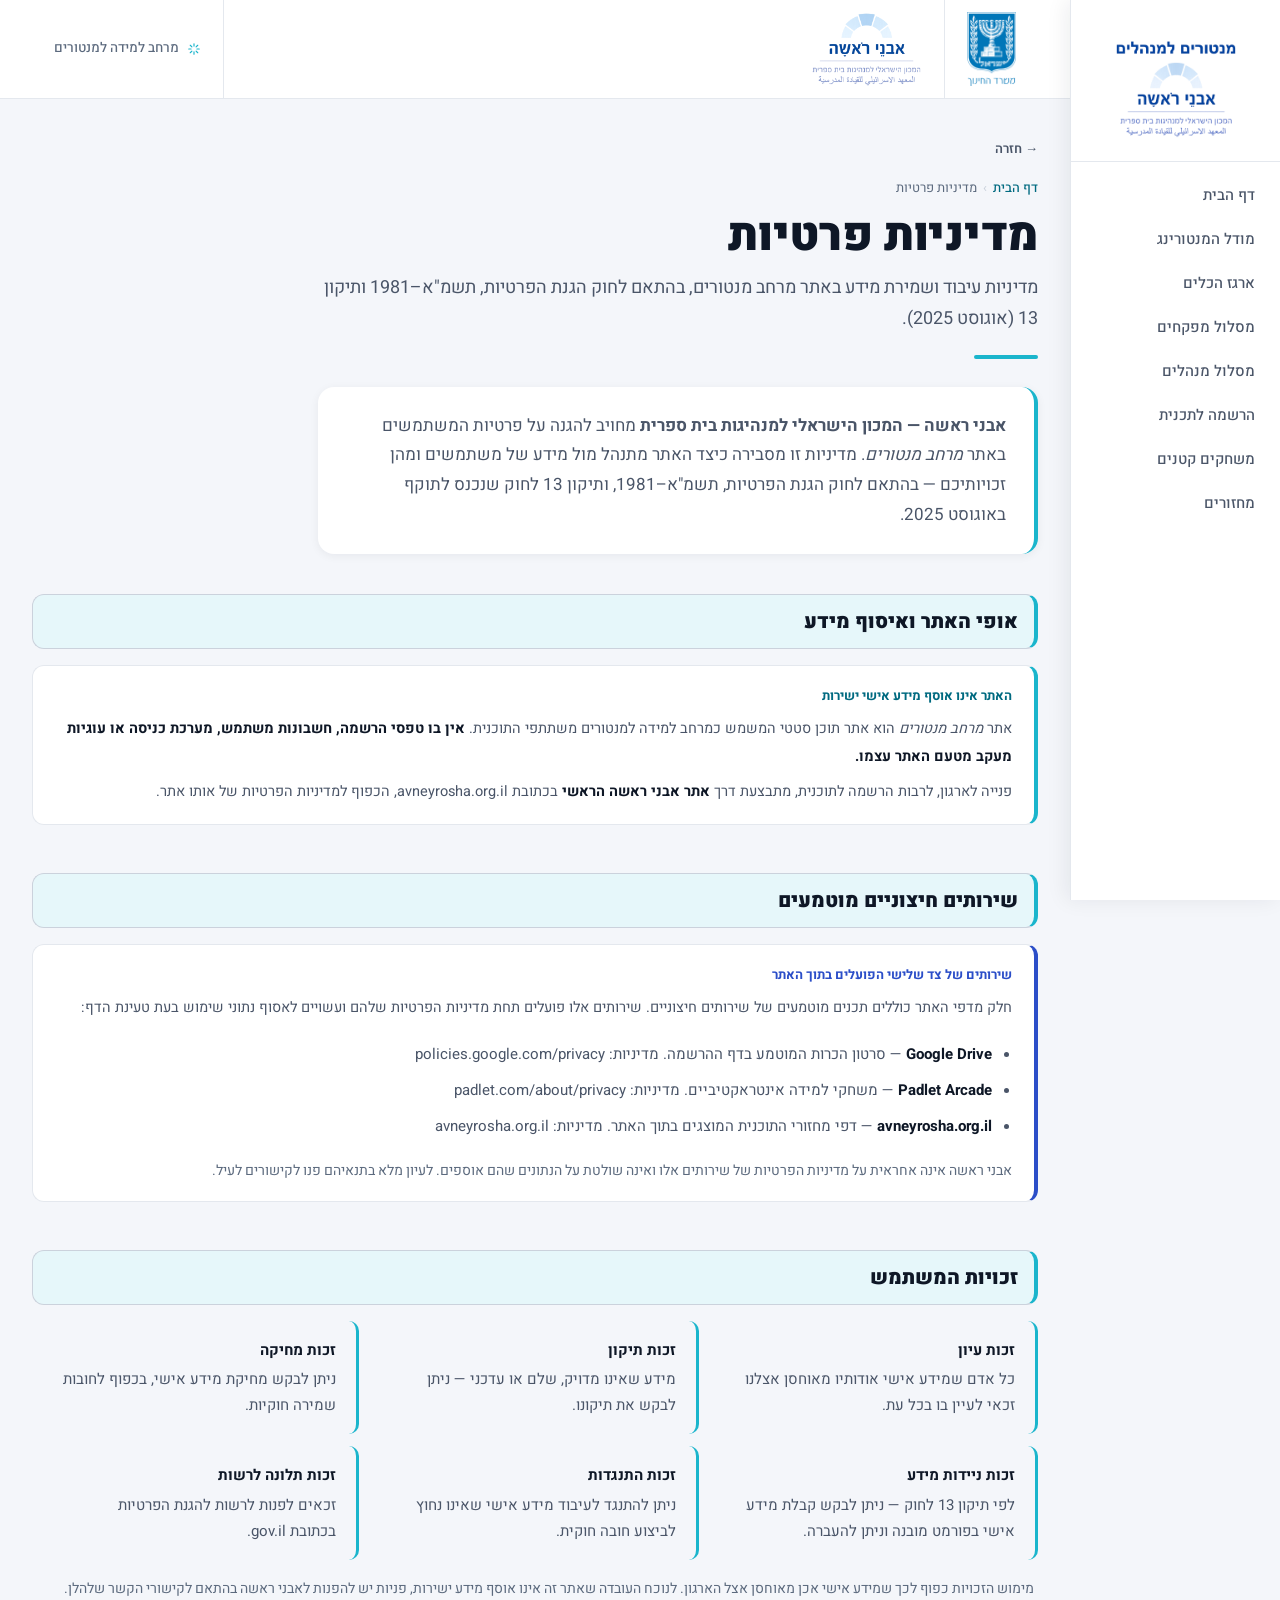
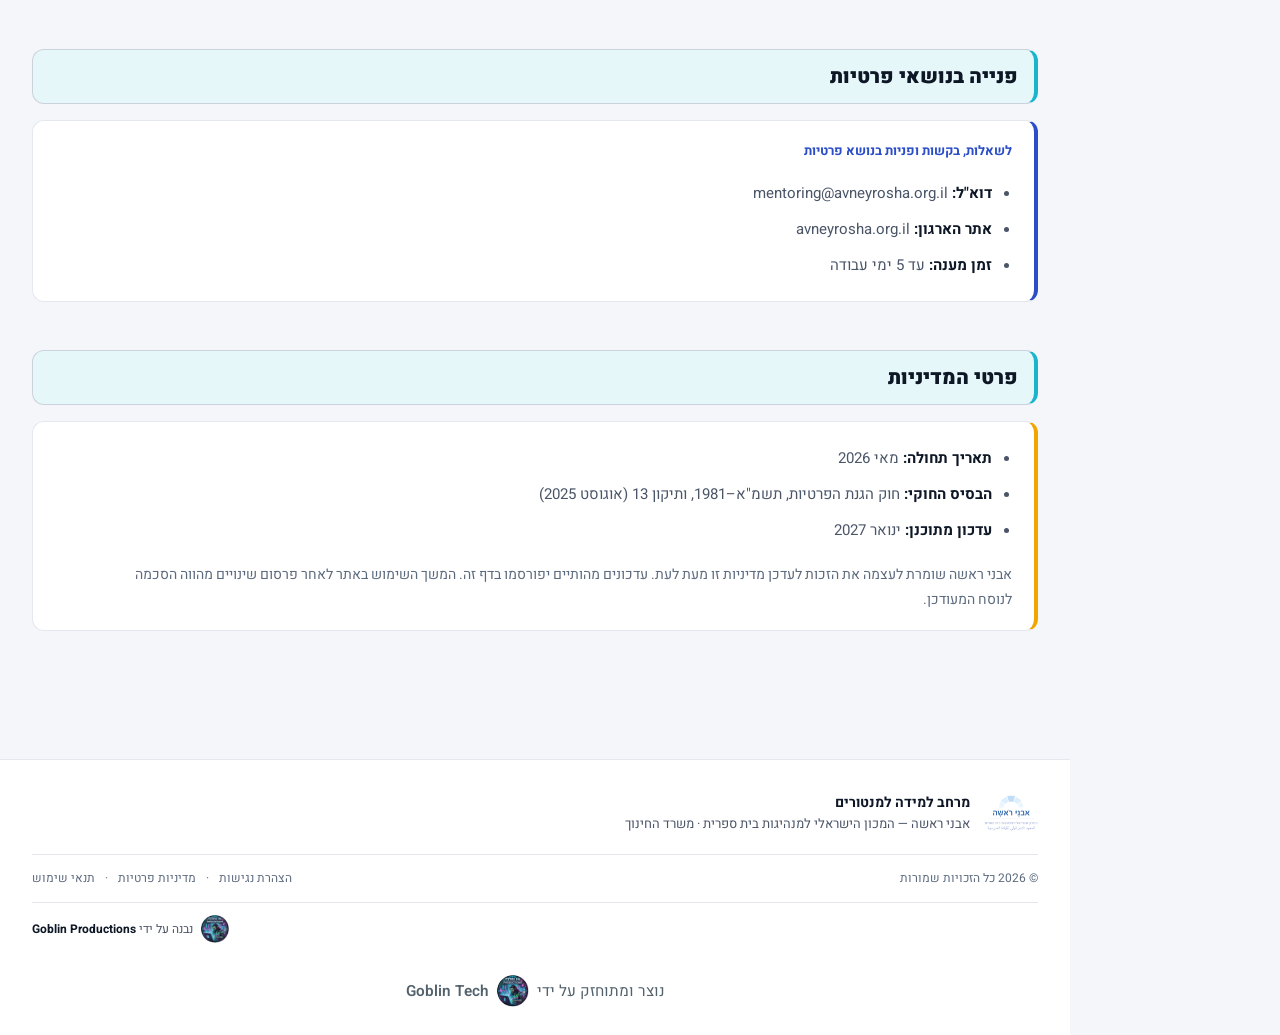
<file: privacy.html>
<!DOCTYPE html>
<html lang="he" dir="rtl">
<head>
  <meta charset="UTF-8" />
  <meta name="viewport" content="width=device-width, initial-scale=1.0" />
  <title>מדיניות פרטיות | מרחב מנטורים</title>
  <link rel="stylesheet" href="shared.css" />
</head>
<body>

  <div id="site-chrome"></div>

  <header class="page-header" data-accent="teal">
    <button onclick="history.back()" style="background:none;border:none;cursor:pointer;font-family:inherit;font-size:13px;font-weight:600;color:var(--text-mid,#666);padding:0 0 12px 0;display:flex;align-items:center;gap:6px;direction:rtl;" aria-label="חזרה לדף הקודם">&#x2192; חזרה</button>
    <nav class="breadcrumb" aria-label="נתיב ניווט">
      <a href="index.html">דף הבית</a>
      <span class="sep">›</span>
      <span>מדיניות פרטיות</span>
    </nav>
    <h1>מדיניות פרטיות</h1>
    <p class="page-desc">מדיניות עיבוד ושמירת מידע באתר מרחב מנטורים, בהתאם לחוק הגנת הפרטיות, תשמ"א–1981 ותיקון 13 (אוגוסט 2025).</p>
    <div class="page-header-bar bar-teal"></div>
  </header>

  <main id="main-content" role="main" class="content-area">

    <!-- מבוא -->
    <div class="page-intro">
      <p>
        <strong>אבני ראשה — המכון הישראלי למנהיגות בית ספרית</strong> מחויב להגנה על
        פרטיות המשתמשים באתר <em>מרחב מנטורים</em>. מדיניות זו מסבירה כיצד האתר מתנהל
        מול מידע של משתמשים ומהן זכויותיכם — בהתאם לחוק הגנת הפרטיות, תשמ"א–1981,
        ותיקון 13 לחוק שנכנס לתוקף באוגוסט 2025.
      </p>
    </div>

    <!-- אופי האתר -->
    <div class="section-group">
      <div class="section-group-title">
        <div class="sec-text"><h2>אופי האתר ואיסוף מידע</h2></div>
      </div>
      <div class="note-block" style="border-right-color:var(--teal);">
        <div class="note-head" style="color:var(--teal-text);">האתר אינו אוסף מידע אישי ישירות</div>
        <p style="margin:8px 0 0; line-height:1.9;">
          אתר <em>מרחב מנטורים</em> הוא אתר תוכן סטטי המשמש כמרחב למידה למנטורים
          משתתפי התוכנית. <strong>אין בו טפסי הרשמה, חשבונות משתמש, מערכת כניסה
          או עוגיות מעקב מטעם האתר עצמו.</strong>
        </p>
        <p style="margin:8px 0 0; line-height:1.9;">
          פנייה לארגון, לרבות הרשמה לתוכנית, מתבצעת דרך
          <strong>אתר אבני ראשה הראשי</strong> בכתובת
          <a href="https://avneyrosha.org.il/" target="_blank" rel="noopener">avneyrosha.org.il</a>,
          הכפוף למדיניות הפרטיות של אותו אתר.
        </p>
      </div>
    </div>

    <!-- שירותים חיצוניים -->
    <div class="section-group">
      <div class="section-group-title">
        <div class="sec-text"><h2>שירותים חיצוניים מוטמעים</h2></div>
      </div>
      <div class="note-block" style="border-right-color:var(--blue);">
        <div class="note-head" style="color:var(--blue);">שירותים של צד שלישי הפועלים בתוך האתר</div>
        <p style="margin:8px 0 0; line-height:1.9;">
          חלק מדפי האתר כוללים תכנים מוטמעים של שירותים חיצוניים. שירותים אלו פועלים
          תחת מדיניות הפרטיות שלהם ועשויים לאסוף נתוני שימוש בעת טעינת הדף:
        </p>
        <ul style="margin:14px 0 0; padding-right:20px; line-height:2.4; font-size:15px; color:var(--text-mid);">
          <li>
            <strong>Google Drive</strong> — סרטון הכרות המוטמע בדף ההרשמה.
            מדיניות: <a href="https://policies.google.com/privacy" target="_blank" rel="noopener">policies.google.com/privacy</a>
          </li>
          <li>
            <strong>Padlet Arcade</strong> — משחקי למידה אינטראקטיביים.
            מדיניות: <a href="https://padlet.com/about/privacy" target="_blank" rel="noopener">padlet.com/about/privacy</a>
          </li>
          <li>
            <strong>avneyrosha.org.il</strong> — דפי מחזורי התוכנית המוצגים בתוך האתר.
            מדיניות: <a href="https://avneyrosha.org.il/" target="_blank" rel="noopener">avneyrosha.org.il</a>
          </li>
        </ul>
        <p style="margin:14px 0 0; font-size:14px; color:var(--text-light); line-height:1.8;">
          אבני ראשה אינה אחראית על מדיניות הפרטיות של שירותים אלו ואינה שולטת על
          הנתונים שהם אוספים. לעיון מלא בתנאיהם פנו לקישורים לעיל.
        </p>
      </div>
    </div>

    <!-- זכויות המשתמש -->
    <div class="section-group">
      <div class="section-group-title">
        <div class="sec-text"><h2>זכויות המשתמש</h2></div>
      </div>
      <ul class="a11y-feature-list">
        <li>
          <strong>זכות עיון</strong>
          כל אדם שמידע אישי אודותיו מאוחסן אצלנו זכאי לעיין בו בכל עת.
        </li>
        <li>
          <strong>זכות תיקון</strong>
          מידע שאינו מדויק, שלם או עדכני — ניתן לבקש את תיקונו.
        </li>
        <li>
          <strong>זכות מחיקה</strong>
          ניתן לבקש מחיקת מידע אישי, בכפוף לחובות שמירה חוקיות.
        </li>
        <li>
          <strong>זכות ניידות מידע</strong>
          לפי תיקון 13 לחוק — ניתן לבקש קבלת מידע אישי בפורמט מובנה וניתן להעברה.
        </li>
        <li>
          <strong>זכות התנגדות</strong>
          ניתן להתנגד לעיבוד מידע אישי שאינו נחוץ לביצוע חובה חוקית.
        </li>
        <li>
          <strong>זכות תלונה לרשות</strong>
          זכאים לפנות לרשות להגנת הפרטיות בכתובת <a href="https://www.gov.il/he/departments/the_privacy_protection_authority" target="_blank" rel="noopener">gov.il</a>.
        </li>
      </ul>
      <p style="margin:16px 0 0; font-size:14px; color:var(--text-light); line-height:1.8; padding-right:4px;">
        מימוש הזכויות כפוף לכך שמידע אישי אכן מאוחסן אצל הארגון. לנוכח העובדה שאתר זה
        אינו אוסף מידע ישירות, פניות יש להפנות לאבני ראשה בהתאם לקישורי הקשר שלהלן.
      </p>
    </div>

    <!-- יצירת קשר -->
    <div class="section-group">
      <div class="section-group-title">
        <div class="sec-text"><h2>פנייה בנושאי פרטיות</h2></div>
      </div>
      <div class="note-block" style="border-right-color:var(--blue);">
        <div class="note-head" style="color:var(--blue);">לשאלות, בקשות ופניות בנושא פרטיות</div>
        <ul style="margin:12px 0 0; padding-right:20px; line-height:2.4; font-size:15px; color:var(--text-mid);">
          <li><strong>דוא"ל:</strong> <a href="mailto:mentoring@avneyrosha.org.il">mentoring@avneyrosha.org.il</a></li>
          <li><strong>אתר הארגון:</strong> <a href="https://avneyrosha.org.il/" target="_blank" rel="noopener">avneyrosha.org.il</a></li>
          <li><strong>זמן מענה:</strong> עד 5 ימי עבודה</li>
        </ul>
      </div>
    </div>

    <!-- פרטי המדיניות -->
    <div class="section-group">
      <div class="section-group-title">
        <div class="sec-text"><h2>פרטי המדיניות</h2></div>
      </div>
      <div class="note-block">
        <ul style="margin:0; padding-right:20px; line-height:2.4; font-size:15px; color:var(--text-mid);">
          <li><strong>תאריך תחולה:</strong> מאי 2026</li>
          <li><strong>הבסיס החוקי:</strong> חוק הגנת הפרטיות, תשמ"א–1981, ותיקון 13 (אוגוסט 2025)</li>
          <li><strong>עדכון מתוכנן:</strong> ינואר 2027</li>
        </ul>
        <p style="margin:14px 0 0; font-size:14px; color:var(--text-light); line-height:1.8;">
          אבני ראשה שומרת לעצמה את הזכות לעדכן מדיניות זו מעת לעת. עדכונים מהותיים
          יפורסמו בדף זה. המשך השימוש באתר לאחר פרסום שינויים מהווה הסכמה לנוסח המעודכן.
        </p>
      </div>
    </div>

  </main>

  <div id="site-footer"></div>

  <script src="shared.js"></script>
  <script>Site.mount('privacy');</script>
</body>
</html>
</file>
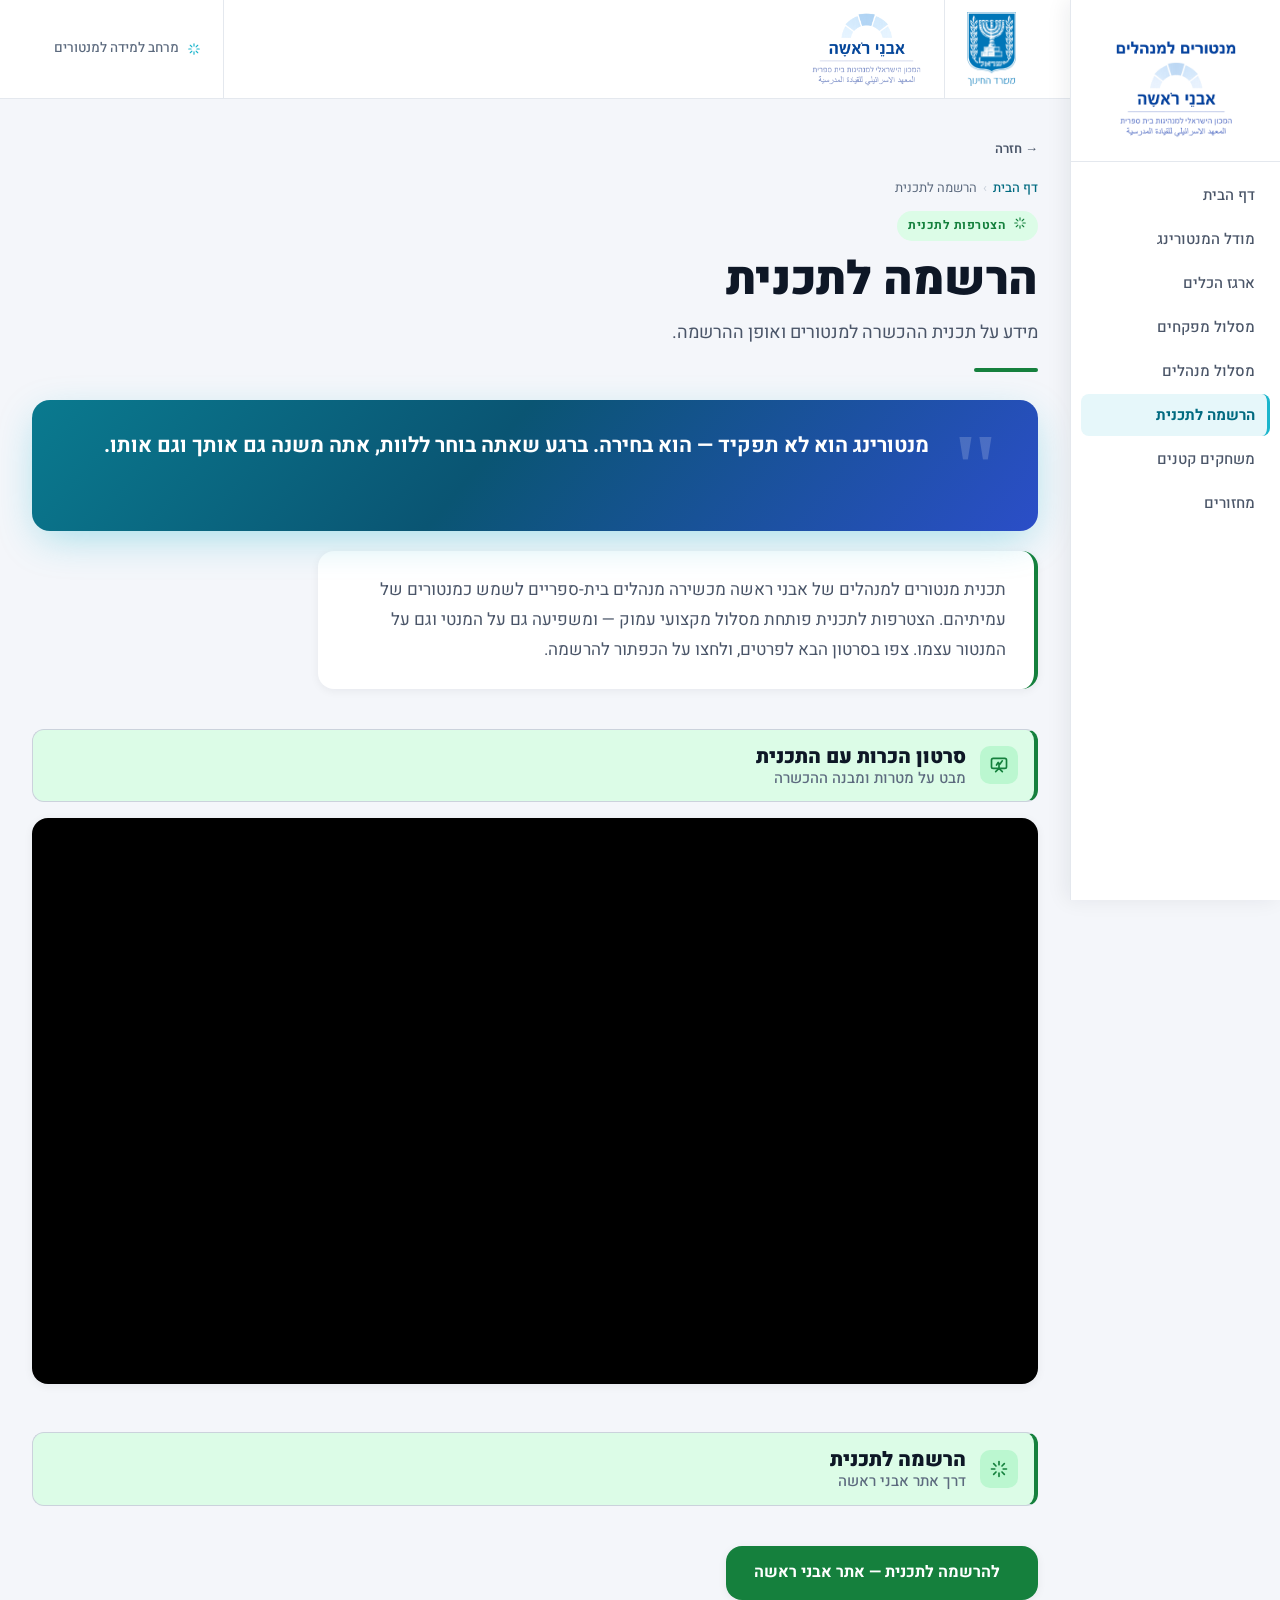
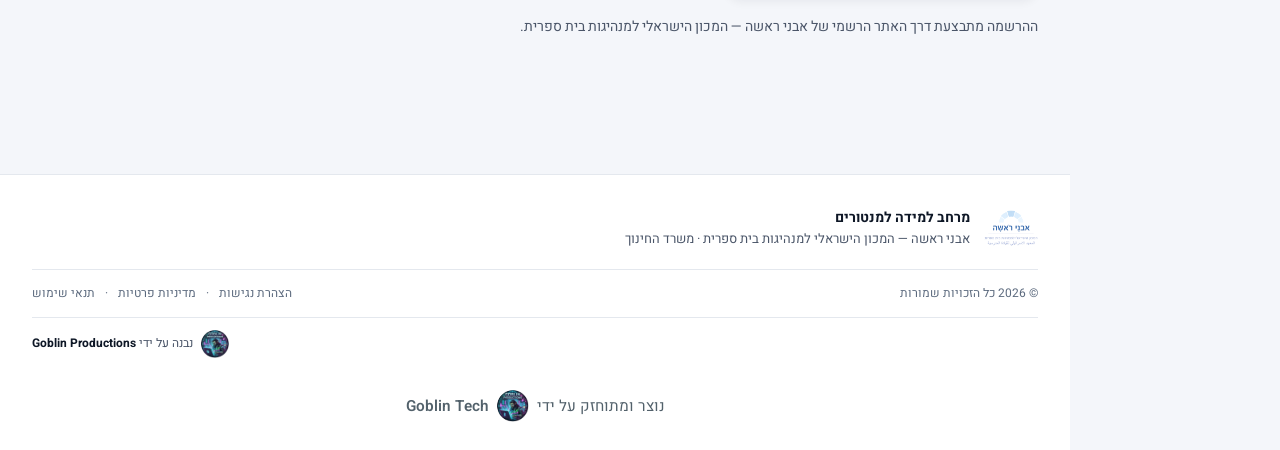
<file: registration.html>
﻿<!DOCTYPE html>
<html lang="he" dir="rtl">
<head>
  <meta charset="UTF-8" />
  <meta name="viewport" content="width=device-width, initial-scale=1.0" />
  <title>הרשמה לתכנית | מרחב מנטורים</title>
  <link rel="stylesheet" href="shared.css" />
</head>
<body>

  <div id="site-chrome"></div>

  <header class="page-header" data-accent="green">
    <button onclick="history.back()" style="background:none;border:none;cursor:pointer;font-family:inherit;font-size:13px;font-weight:600;color:var(--text-mid,#666);padding:0 0 12px 0;display:flex;align-items:center;gap:6px;direction:rtl;" aria-label="חזרה לדף הקודם">&#x2192; חזרה</button>
    <nav class="breadcrumb" aria-label="נתיב ניווט">
      <a href="index.html">דף הבית</a>
      <span class="sep">›</span>
      <span>הרשמה לתכנית</span>
    </nav>
    <span class="page-eyebrow"><span data-icon="sparkle"></span>הצטרפות לתכנית</span>
    <h1>הרשמה לתכנית</h1>
    <p class="page-desc">מידע על תכנית ההכשרה למנטורים ואופן ההרשמה.</p>
    <div class="page-header-bar bar-green"></div>
  </header>

  <main id="main-content" role="main" class="content-area">

    <div class="quote-banner">
      <div class="quote-mark">"</div>
      <div class="quote-body">
        <blockquote class="quote-text">מנטורינג הוא לא תפקיד — הוא בחירה. ברגע שאתה בוחר ללוות, אתה משנה גם אותך וגם אותו.</blockquote>
      </div>
    </div>

    <div class="page-intro" style="border-right-color: var(--green);">
      <p>תכנית מנטורים למנהלים של אבני ראשה מכשירה מנהלים בית-ספריים לשמש כמנטורים של עמיתיהם. הצטרפות לתכנית פותחת מסלול מקצועי עמוק — ומשפיעה גם על המנטי וגם על המנטור עצמו. צפו בסרטון הבא לפרטים, ולחצו על הכפתור להרשמה.</p>
    </div>

    <!-- סרטון -->
    <div class="section-group">
      <div class="section-group-title">
        <div class="sec-ico" data-tone="green" data-icon="presentation"></div>
        <div class="sec-text"><h2>סרטון הכרות עם התכנית</h2><span>מבט על מטרות ומבנה ההכשרה</span></div>
      </div>
      <div style="margin: 16px 0; border-radius: var(--radius); overflow: hidden; box-shadow: var(--shadow); background: #000;">
        <div style="position: relative; padding-top: 56.25%;">
          <iframe
            src="https://drive.google.com/file/d/1tBO7kSUL9ZSlHWQw-Rp4RdrtYBnfQMfI/preview"
            style="position:absolute; top:0; left:0; width:100%; height:100%; border:none;"
            allow="autoplay"
            allowfullscreen
            title="סרטון הכרות עם תכנית מנטורים למנהלים"
          ></iframe>
        </div>
      </div>
    </div>

    <!-- הרשמה -->
    <div class="section-group">
      <div class="section-group-title">
        <div class="sec-ico" data-tone="green" data-icon="sparkle"></div>
        <div class="sec-text"><h2>הרשמה לתכנית</h2><span>דרך אתר אבני ראשה</span></div>
      </div>
      <div style="padding: 24px 0 8px;">
        <a
          href="https://avneyrosha.org.il/program/mentors-training/"
          target="_blank"
          rel="noopener noreferrer"
          class="mobile-cta-full"
          style="display:inline-flex; align-items:center; gap:10px; background:var(--green); color:#fff; font-family:inherit; font-size:16px; font-weight:700; padding:14px 28px; border-radius:var(--radius); text-decoration:none; box-shadow:var(--shadow); transition:opacity 0.15s;"
          onmouseover="this.style.opacity='0.88'"
          onmouseout="this.style.opacity='1'"
        >
          <span data-icon="arrow" style="display:inline-flex;"></span>
          להרשמה לתכנית — אתר אבני ראשה
        </a>
        <p style="margin-top:16px; font-size:14px; color:var(--text-mid);">
          ההרשמה מתבצעת דרך האתר הרשמי של אבני ראשה — המכון הישראלי למנהיגות בית ספרית.
        </p>
      </div>
    </div>

  </main>

  <div id="site-footer"></div>

  <script src="shared.js"></script>
  <script>Site.mount('registration');</script>
</body>
</html>
</file>
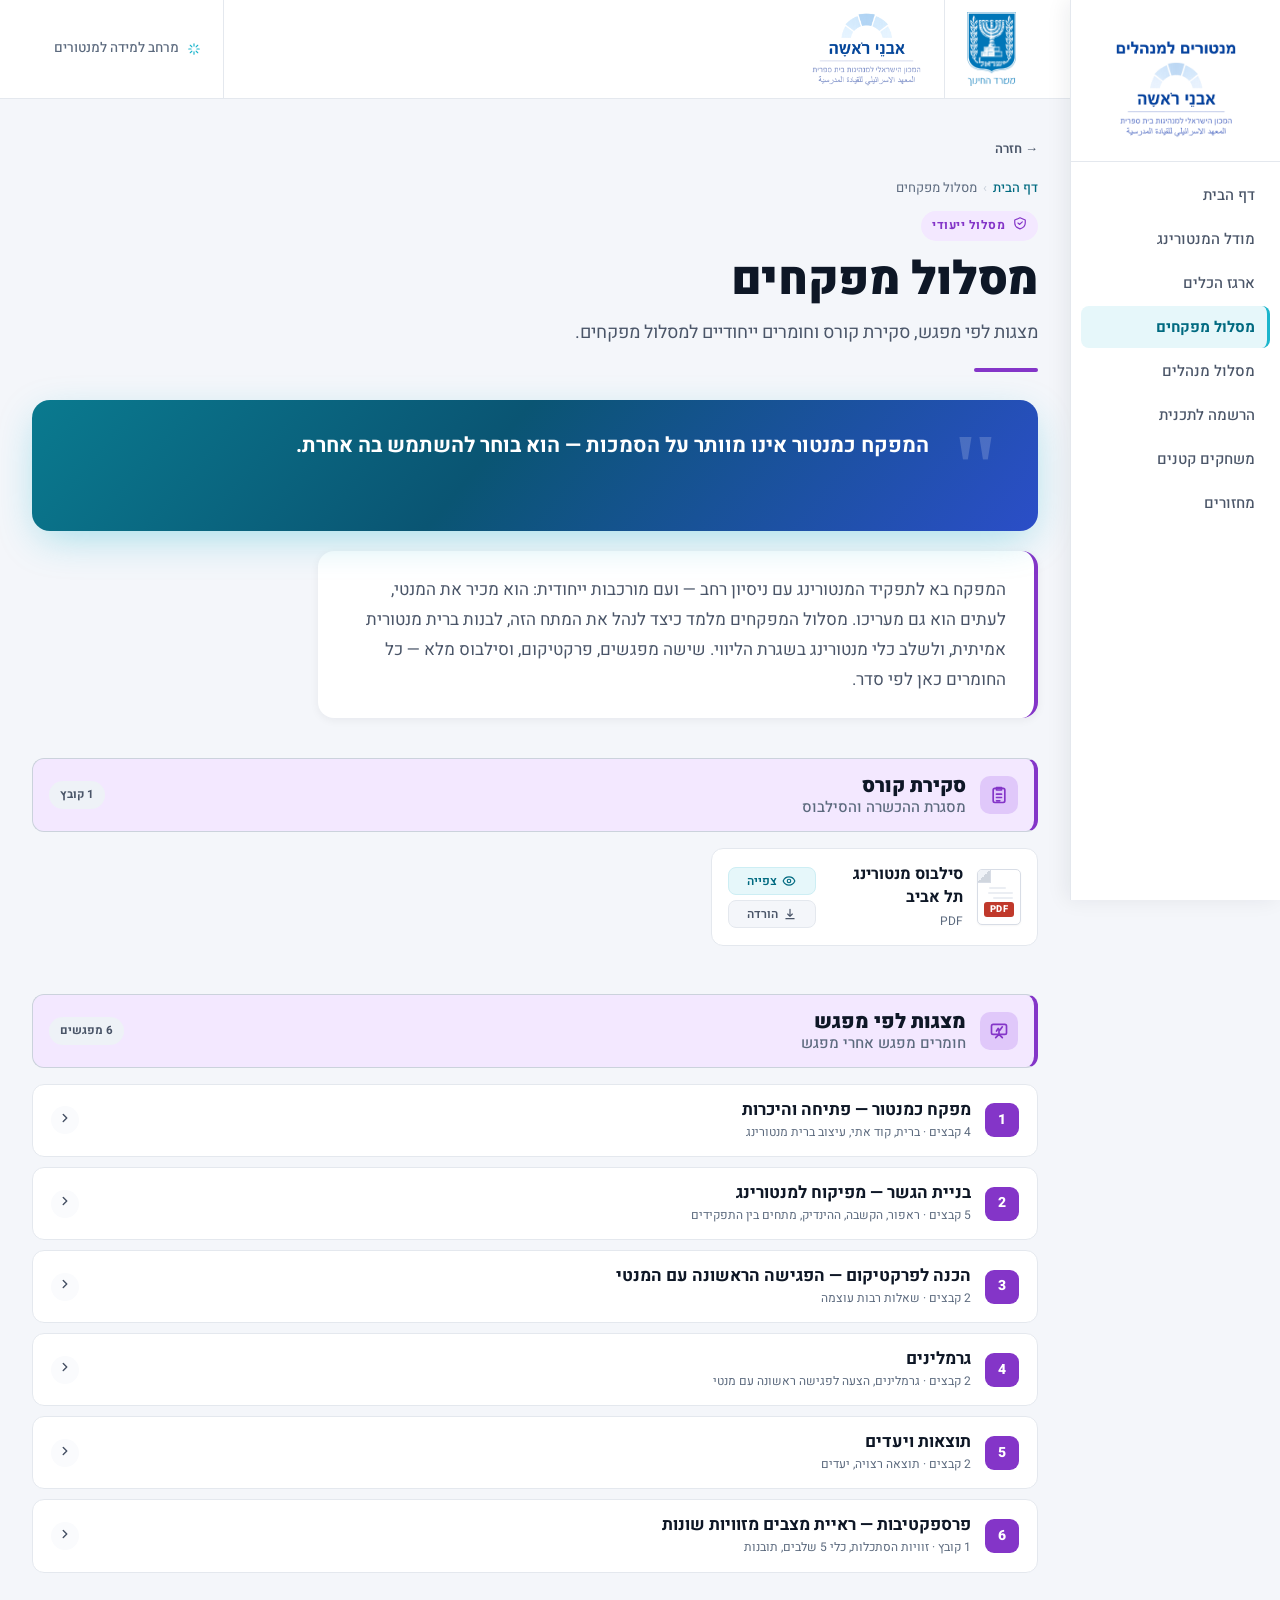
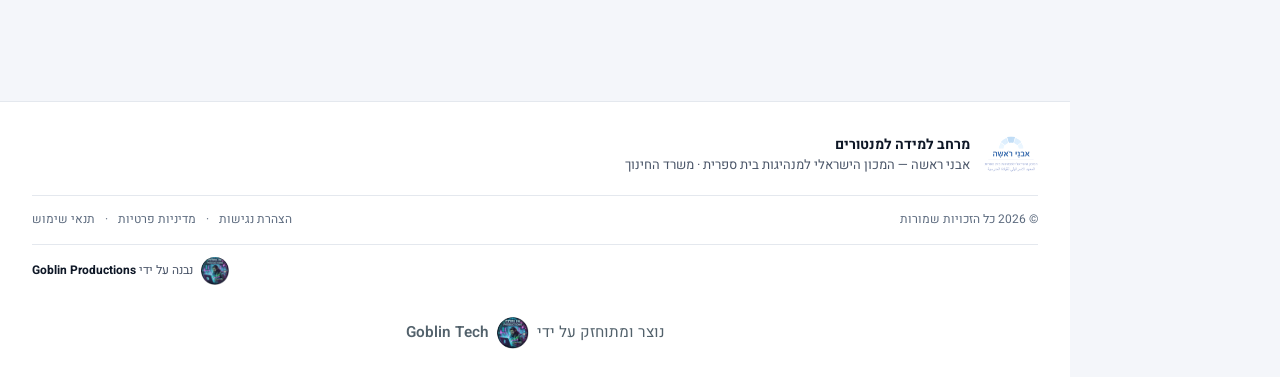
<file: supervisors.html>
﻿<!DOCTYPE html>
<html lang="he" dir="rtl">
<head>
  <meta charset="UTF-8" />
  <meta name="viewport" content="width=device-width, initial-scale=1.0" />
  <title>מסלול מפקחים | מרחב מנטורים</title>
  <link rel="stylesheet" href="shared.css" />
</head>
<body>

  <div id="site-chrome"></div>

  <header class="page-header" data-accent="purple">
    <button onclick="history.back()" style="background:none;border:none;cursor:pointer;font-family:inherit;font-size:13px;font-weight:600;color:var(--text-mid,#666);padding:0 0 12px 0;display:flex;align-items:center;gap:6px;direction:rtl;" aria-label="חזרה לדף הקודם">&#x2192; חזרה</button>
    <nav class="breadcrumb" aria-label="נתיב ניווט">
      <a href="index.html">דף הבית</a>
      <span class="sep">›</span>
      <span>מסלול מפקחים</span>
    </nav>
    <span class="page-eyebrow"><span data-icon="supervisors"></span>מסלול ייעודי</span>
    <h1>מסלול מפקחים</h1>
    <p class="page-desc">מצגות לפי מפגש, סקירת קורס וחומרים ייחודיים למסלול מפקחים.</p>
    <div class="page-header-bar bar-purple"></div>
  </header>

  <main id="main-content" role="main" class="content-area">

    <div class="quote-banner">
      <div class="quote-mark">"</div>
      <div class="quote-body">
        <blockquote class="quote-text">המפקח כמנטור אינו מוותר על הסמכות — הוא בוחר להשתמש בה אחרת.</blockquote>
      </div>
    </div>

    <div class="page-intro" style="border-right-color: var(--purple);">
      <p>המפקח בא לתפקיד המנטורינג עם ניסיון רחב — ועם מורכבות ייחודית: הוא מכיר את המנטי, לעתים הוא גם מעריכו. מסלול המפקחים מלמד כיצד לנהל את המתח הזה, לבנות ברית מנטורית אמיתית, ולשלב כלי מנטורינג בשגרת הליווי. שישה מפגשים, פרקטיקום, וסילבוס מלא — כל החומרים כאן לפי סדר.</p>
    </div>

    <!-- סקירת קורס -->
    <div class="section-group">
      <div class="section-group-title">
        <div class="sec-ico" data-tone="purple" data-icon="clipboard"></div>
        <div class="sec-text"><h2>סקירת קורס</h2><span>מסגרת ההכשרה והסילבוס</span></div>
        <span class="sec-count">1 קובץ</span>
      </div>
      <div class="file-grid">

        <a href="02_מפקחים/מפקחים - סילבוס מנטורינג תל אביב 1.pdf" target="_blank" class="file-card">
          <div class="file-doc" data-type="pdf"></div>
          <div class="file-info"><div class="file-name">סילבוס מנטורינג תל אביב</div><div class="file-meta"><span>PDF</span></div></div>
        </a>

      </div>
    </div>

    <!-- מצגות לפי מפגש -->
    <div class="section-group">
      <div class="section-group-title">
        <div class="sec-ico" data-tone="purple" data-icon="presentation"></div>
        <div class="sec-text"><h2>מצגות לפי מפגש</h2><span>חומרים מפגש אחרי מפגש</span></div>
        <span class="sec-count">6 מפגשים</span>
      </div>

      <div class="acc-list">

        <!-- מפגש 1 -->
        <div class="acc-item" data-tone="purple">
          <div class="acc-header" onclick="Site.toggle(this)">
            <div class="acc-header-right">
              <div class="acc-num">1</div>
              <div>
                <div class="acc-title">מפקח כמנטור — פתיחה והיכרות</div>
                <div class="acc-meta">4 קבצים · ברית, קוד אתי, עיצוב ברית מנטורינג</div>
              </div>
            </div>
            <div class="acc-arrow"><span data-icon="chevron"></span></div>
          </div>
          <div class="acc-body">
            <div class="file-grid">
              <a href="02_מפקחים/02_מצגות_לפי_מפגש/אתר_ישן_מפקחים - 01_presentation_meeting_1__834285a9.pdf" target="_blank" class="file-card">
                <div class="file-doc" data-type="pdf"></div>
                <div class="file-info"><div class="file-name">מצגת מפגש 1</div><div class="file-meta"><span>PDF</span></div></div>
              </a>
              <a href="01_ראשי_משותף/02_ארגז_כלים_משותף/04_ברית_וקוד_אתי/אתר_ישן_מפקחים - toolbox_alliance__7f028b72.pdf" target="_blank" class="file-card">
                <div class="file-doc" data-type="pdf"></div>
                <div class="file-info"><div class="file-name">Alliance — ברית</div><div class="file-meta"><span>PDF</span></div></div>
              </a>
              <a href="01_ראשי_משותף/02_ארגז_כלים_משותף/04_ברית_וקוד_אתי/אתר_ישן_מפקחים - toolbox_ethics__fce0be8c.pdf" target="_blank" class="file-card">
                <div class="file-doc" data-type="pdf"></div>
                <div class="file-info"><div class="file-name">Ethics — קוד אתי</div><div class="file-meta"><span>PDF</span></div></div>
              </a>
              <a href="02_מפקחים/03_דפי_עבודה_וחומרים/מפקחים - עיצוב ברית מנטורינג.pdf" target="_blank" class="file-card">
                <div class="file-doc" data-type="pdf"></div>
                <div class="file-info"><div class="file-name">עיצוב ברית מנטורינג</div><div class="file-meta"><span>PDF</span></div></div>
              </a>
            </div>
          </div>
        </div>

        <!-- מפגש 2 -->
        <div class="acc-item" data-tone="purple">
          <div class="acc-header" onclick="Site.toggle(this)">
            <div class="acc-header-right">
              <div class="acc-num">2</div>
              <div>
                <div class="acc-title">בניית הגשר — מפיקוח למנטורינג</div>
                <div class="acc-meta">5 קבצים · ראפור, הקשבה, ההינדיק, מתחים בין התפקידים</div>
              </div>
            </div>
            <div class="acc-arrow"><span data-icon="chevron"></span></div>
          </div>
          <div class="acc-body">
            <div class="file-grid">
              <a href="02_מפקחים/02_מצגות_לפי_מפגש/אתר_ישן_מפקחים - 02_presentation_meeting_2__5044dc87.pdf" target="_blank" class="file-card">
                <div class="file-doc" data-type="pdf"></div>
                <div class="file-info"><div class="file-name">מצגת מפגש 2 — גרסת PDF</div><div class="file-meta"><span>PDF</span></div></div>
              </a>
              <a href="02_מפקחים/03_דפי_עבודה_וחומרים/מפקחים - מפגש 2__da2fc617.pdf" target="_blank" class="file-card">
                <div class="file-doc" data-type="pdf"></div>
                <div class="file-info"><div class="file-name">דף עבודה מפגש 2</div><div class="file-meta"><span>PDF</span></div></div>
              </a>
              <a href="01_ראשי_משותף/02_ארגז_כלים_משותף/01_הקשבה/מפקחים לאתר - hakshava__c30df3bc.pdf" target="_blank" class="file-card">
                <div class="file-doc" data-type="pdf"></div>
                <div class="file-info"><div class="file-name">הקשבה</div><div class="file-meta"><span>PDF</span><span class="dot"></span><span>מפקחים</span></div></div>
              </a>
              <a href="01_ראשי_משותף/02_ארגז_כלים_משותף/03_ראפור_וקליברציה/מפקחים לאתר - ראפור__920eb384.pdf" target="_blank" class="file-card">
                <div class="file-doc" data-type="pdf"></div>
                <div class="file-info"><div class="file-name">ראפור</div><div class="file-meta"><span>PDF</span></div></div>
              </a>
              <a href="01_ראשי_משותף/02_ארגז_כלים_משותף/03_ראפור_וקליברציה/מפקחים לאתר - Copy of Copy of ההינדיק - ר_ נחמן מברסלב - ה___cff6bba1.pdf" target="_blank" class="file-card">
                <div class="file-doc" data-type="pdf"></div>
                <div class="file-info"><div class="file-name">ההינדיק — ר' נחמן מברסלב</div><div class="file-meta"><span>PDF</span></div></div>
              </a>
            </div>
          </div>
        </div>

        <!-- מפגש 3 -->
        <div class="acc-item" data-tone="purple">
          <div class="acc-header" onclick="Site.toggle(this)">
            <div class="acc-header-right">
              <div class="acc-num">3</div>
              <div>
                <div class="acc-title">הכנה לפרקטיקום — הפגישה הראשונה עם המנטי</div>
                <div class="acc-meta">2 קבצים · שאלות רבות עוצמה</div>
              </div>
            </div>
            <div class="acc-arrow"><span data-icon="chevron"></span></div>
          </div>
          <div class="acc-body">
            <div class="file-grid">
              <a href="02_מפקחים/02_מצגות_לפי_מפגש/אתר_ישן_מפקחים - 03_presentation_meeting_3__de5a7207.pdf" target="_blank" class="file-card">
                <div class="file-doc" data-type="pdf"></div>
                <div class="file-info"><div class="file-name">מצגת מפגש 3</div><div class="file-meta"><span>PDF</span></div></div>
              </a>
              <a href="01_ראשי_משותף/02_ארגז_כלים_משותף/02_שאלות_וחקרנות/אתר_ישן_מפקחים - toolbox_powerful_questions__98591835.pdf" target="_blank" class="file-card">
                <div class="file-doc" data-type="pdf"></div>
                <div class="file-info"><div class="file-name">שאלות רבות עוצמה</div><div class="file-meta"><span>PDF</span></div></div>
              </a>
            </div>
          </div>
        </div>

        <!-- מפגש 4 -->
        <div class="acc-item" data-tone="purple">
          <div class="acc-header" onclick="Site.toggle(this)">
            <div class="acc-header-right">
              <div class="acc-num">4</div>
              <div>
                <div class="acc-title">גרמלינים</div>
                <div class="acc-meta">2 קבצים · גרמלינים, הצעה לפגישה ראשונה עם מנטי</div>
              </div>
            </div>
            <div class="acc-arrow"><span data-icon="chevron"></span></div>
          </div>
          <div class="acc-body">
            <div class="file-grid">
              <a href="02_מפקחים/02_מצגות_לפי_מפגש/אתר_ישן_מפקחים - 04_presentation_meeting_4__4b956590.pdf" target="_blank" class="file-card">
                <div class="file-doc" data-type="pdf"></div>
                <div class="file-info"><div class="file-name">מצגת מפגש 4</div><div class="file-meta"><span>PDF</span></div></div>
              </a>
              <a href="01_ראשי_משותף/03_שימוש_בשטח/מפקחים לאתר - הצעה לפגישת מנטורינג ראשונה עם מנטי 60 דק___e6db0a5f.pdf" target="_blank" class="file-card">
                <div class="file-doc" data-type="pdf"></div>
                <div class="file-info"><div class="file-name">הצעה לפגישה ראשונה עם מנטי</div><div class="file-meta"><span>PDF</span></div></div>
              </a>
            </div>
          </div>
        </div>

        <!-- מפגש 5 -->
        <div class="acc-item" data-tone="purple">
          <div class="acc-header" onclick="Site.toggle(this)">
            <div class="acc-header-right">
              <div class="acc-num">5</div>
              <div>
                <div class="acc-title">תוצאות ויעדים</div>
                <div class="acc-meta">2 קבצים · תוצאה רצויה, יעדים</div>
              </div>
            </div>
            <div class="acc-arrow"><span data-icon="chevron"></span></div>
          </div>
          <div class="acc-body">
            <div class="file-grid">
              <a href="02_מפקחים/02_מצגות_לפי_מפגש/אתר_ישן_מפקחים - 05_presentation_meeting_5__050f69fd.pdf" target="_blank" class="file-card">
                <div class="file-doc" data-type="pdf"></div>
                <div class="file-info"><div class="file-name">מצגת מפגש 5</div><div class="file-meta"><span>PDF</span></div></div>
              </a>
              <a href="02_מפקחים/03_דפי_עבודה_וחומרים/מפקחים - יעדים.pdf" target="_blank" class="file-card">
                <div class="file-doc" data-type="pdf"></div>
                <div class="file-info"><div class="file-name">יעדים</div><div class="file-meta"><span>PDF</span></div></div>
              </a>
            </div>
          </div>
        </div>

        <!-- מפגש 6 -->
        <div class="acc-item" data-tone="purple">
          <div class="acc-header" onclick="Site.toggle(this)">
            <div class="acc-header-right">
              <div class="acc-num">6</div>
              <div>
                <div class="acc-title">פרספקטיבות — ראיית מצבים מזוויות שונות</div>
                <div class="acc-meta">1 קובץ · זוויות הסתכלות, כלי 5 שלבים, תובנות</div>
              </div>
            </div>
            <div class="acc-arrow"><span data-icon="chevron"></span></div>
          </div>
          <div class="acc-body">
            <div class="file-grid">
              <a href="02_מפקחים/02_מצגות_לפי_מפגש/אתר_ישן_מפקחים - 06_presentation_meeting_6__779e8054.pdf" target="_blank" class="file-card">
                <div class="file-doc" data-type="pdf"></div>
                <div class="file-info"><div class="file-name">מצגת מפגש 6</div><div class="file-meta"><span>PDF</span></div></div>
              </a>
            </div>
          </div>
        </div>

      </div>
    </div>

  </main>

  <div id="site-footer"></div>

  <script src="shared.js"></script>
  <script>Site.mount('supervisors');</script>
</body>
</html>
</file>
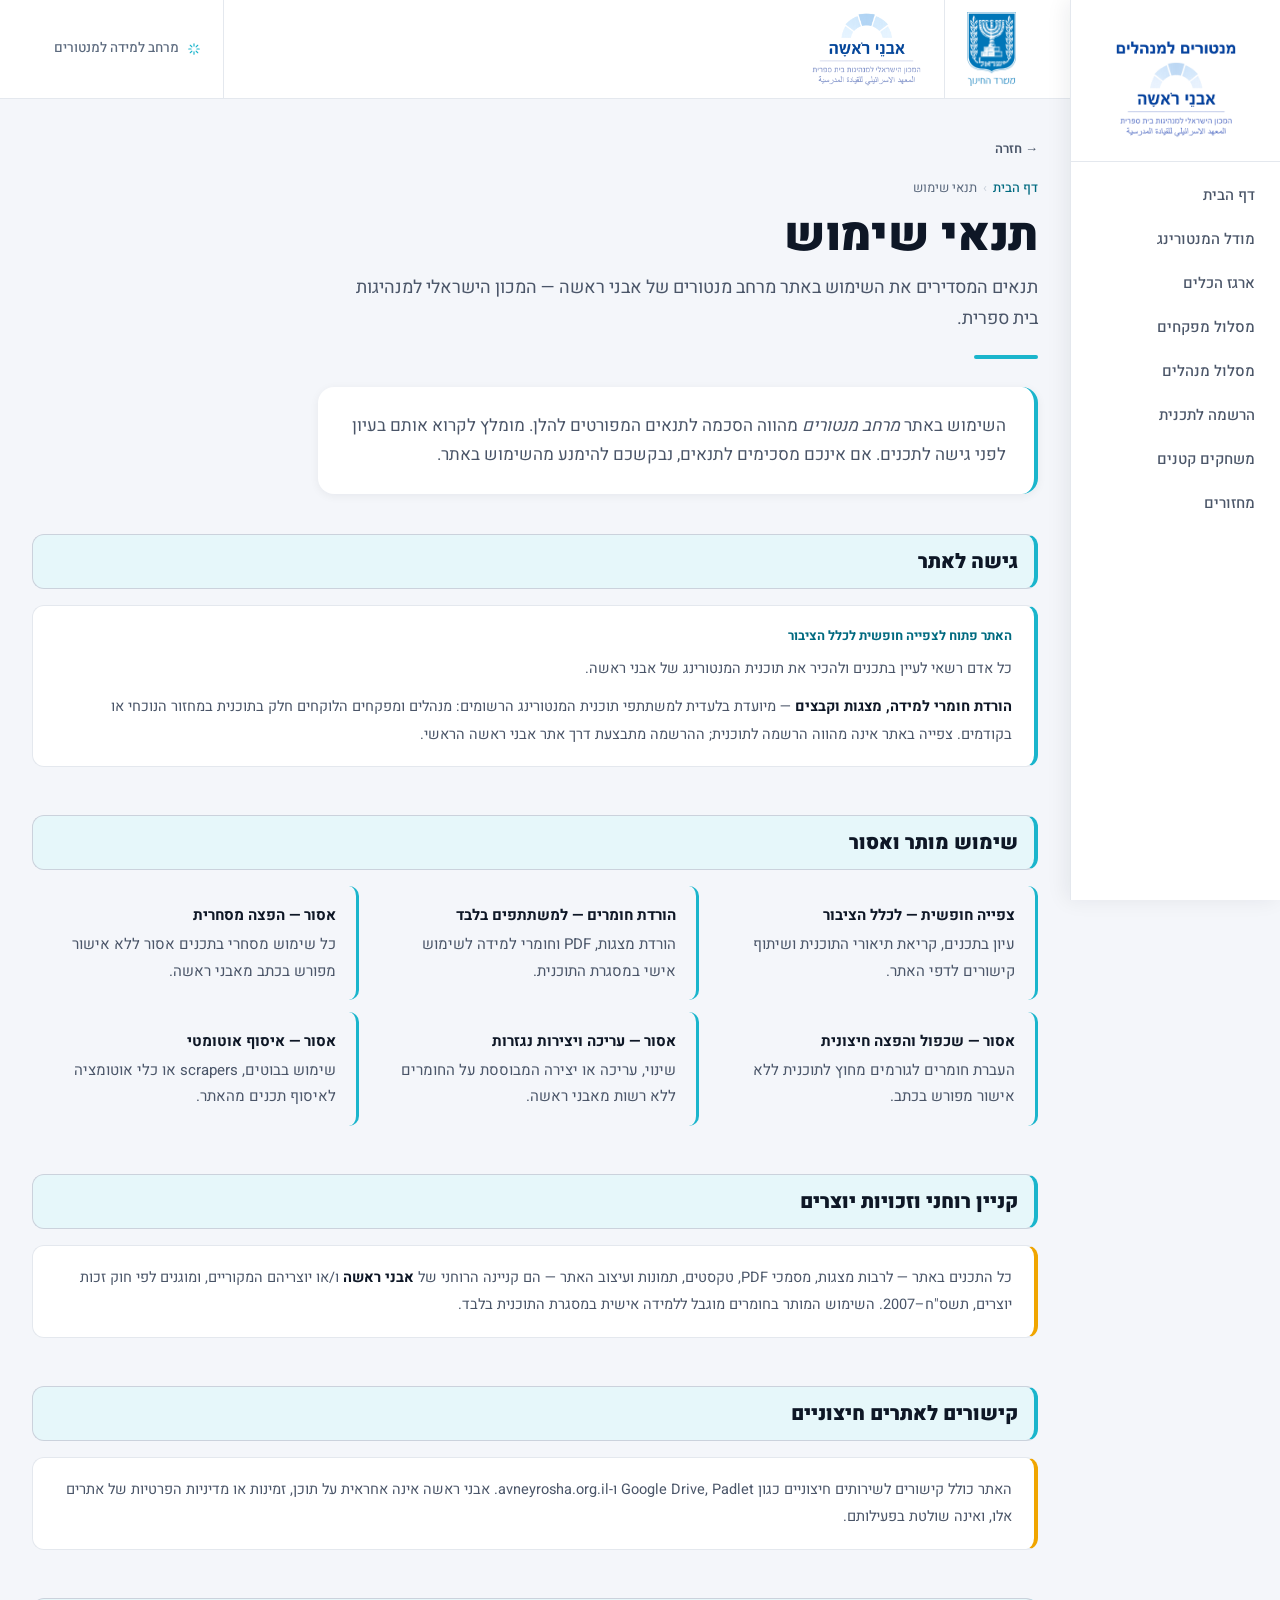
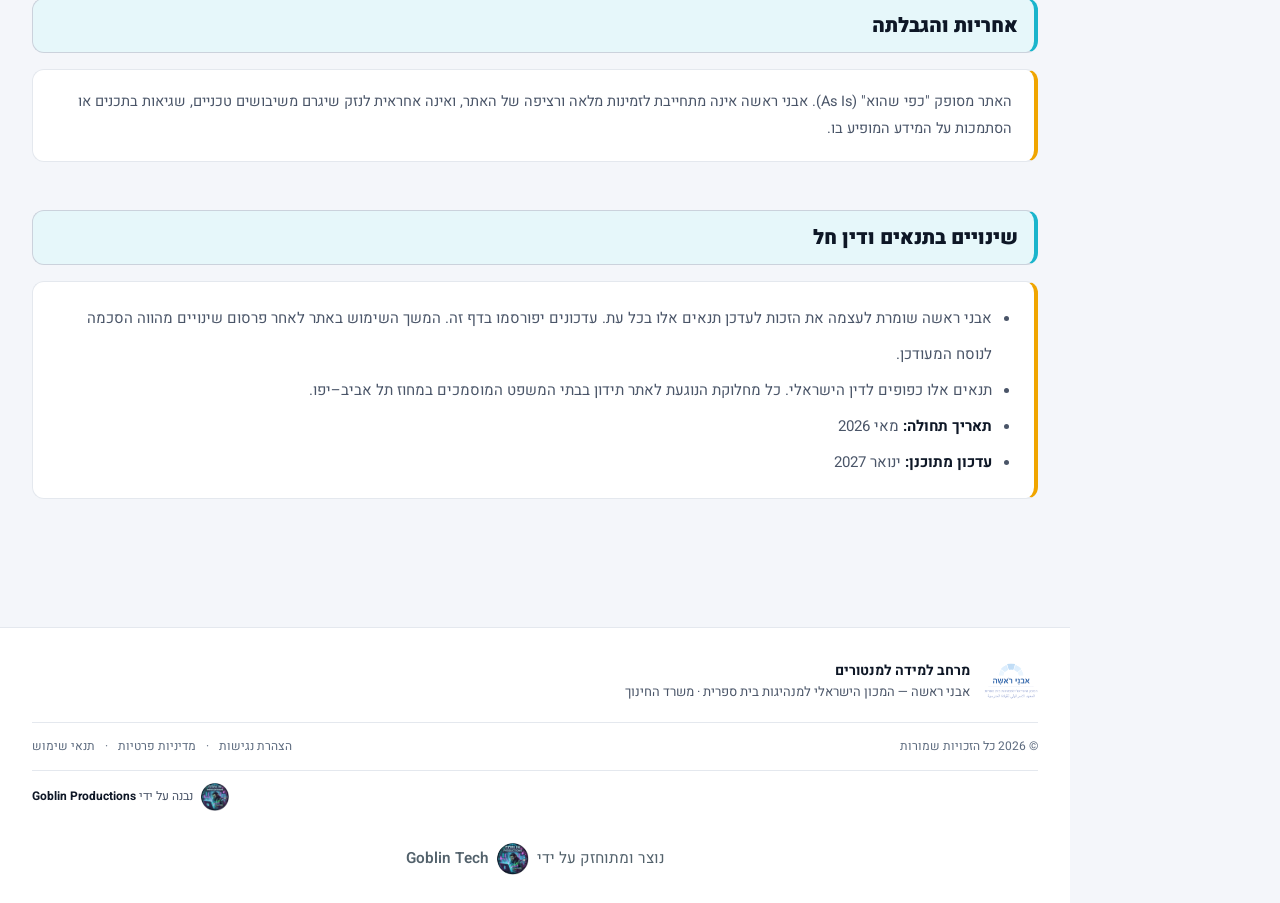
<file: terms.html>
<!DOCTYPE html>
<html lang="he" dir="rtl">
<head>
  <meta charset="UTF-8" />
  <meta name="viewport" content="width=device-width, initial-scale=1.0" />
  <title>תנאי שימוש | מרחב מנטורים</title>
  <link rel="stylesheet" href="shared.css" />
</head>
<body>

  <div id="site-chrome"></div>

  <header class="page-header" data-accent="teal">
    <button onclick="history.back()" style="background:none;border:none;cursor:pointer;font-family:inherit;font-size:13px;font-weight:600;color:var(--text-mid,#666);padding:0 0 12px 0;display:flex;align-items:center;gap:6px;direction:rtl;" aria-label="חזרה לדף הקודם">&#x2192; חזרה</button>
    <nav class="breadcrumb" aria-label="נתיב ניווט">
      <a href="index.html">דף הבית</a>
      <span class="sep">›</span>
      <span>תנאי שימוש</span>
    </nav>
    <h1>תנאי שימוש</h1>
    <p class="page-desc">תנאים המסדירים את השימוש באתר מרחב מנטורים של אבני ראשה — המכון הישראלי למנהיגות בית ספרית.</p>
    <div class="page-header-bar bar-teal"></div>
  </header>

  <main id="main-content" role="main" class="content-area">

    <!-- מבוא -->
    <div class="page-intro">
      <p>
        השימוש באתר <em>מרחב מנטורים</em> מהווה הסכמה לתנאים המפורטים להלן.
        מומלץ לקרוא אותם בעיון לפני גישה לתכנים. אם אינכם מסכימים לתנאים,
        נבקשכם להימנע מהשימוש באתר.
      </p>
    </div>

    <!-- גישה לאתר -->
    <div class="section-group">
      <div class="section-group-title">
        <div class="sec-text"><h2>גישה לאתר</h2></div>
      </div>
      <div class="note-block" style="border-right-color:var(--teal);">
        <div class="note-head" style="color:var(--teal-text);">האתר פתוח לצפייה חופשית לכלל הציבור</div>
        <p style="margin:8px 0 0; line-height:1.9;">
          כל אדם רשאי לעיין בתכנים ולהכיר את תוכנית המנטורינג של אבני ראשה.
        </p>
        <p style="margin:10px 0 0; line-height:1.9;">
          <strong>הורדת חומרי למידה, מצגות וקבצים</strong> — מיועדת בלעדית למשתתפי
          תוכנית המנטורינג הרשומים: מנהלים ומפקחים הלוקחים חלק בתוכנית במחזור הנוכחי
          או בקודמים. צפייה באתר אינה מהווה הרשמה לתוכנית; ההרשמה מתבצעת דרך
          <a href="https://avneyrosha.org.il/" target="_blank" rel="noopener">אתר אבני ראשה הראשי</a>.
        </p>
      </div>
    </div>

    <!-- שימוש מותר ואסור -->
    <div class="section-group">
      <div class="section-group-title">
        <div class="sec-text"><h2>שימוש מותר ואסור</h2></div>
      </div>
      <ul class="a11y-feature-list">
        <li>
          <strong>צפייה חופשית — לכלל הציבור</strong>
          עיון בתכנים, קריאת תיאורי התוכנית ושיתוף קישורים לדפי האתר.
        </li>
        <li>
          <strong>הורדת חומרים — למשתתפים בלבד</strong>
          הורדת מצגות, PDF וחומרי למידה לשימוש אישי במסגרת התוכנית.
        </li>
        <li>
          <strong>אסור — הפצה מסחרית</strong>
          כל שימוש מסחרי בתכנים אסור ללא אישור מפורש בכתב מאבני ראשה.
        </li>
        <li>
          <strong>אסור — שכפול והפצה חיצונית</strong>
          העברת חומרים לגורמים מחוץ לתוכנית ללא אישור מפורש בכתב.
        </li>
        <li>
          <strong>אסור — עריכה ויצירות נגזרות</strong>
          שינוי, עריכה או יצירה המבוססת על החומרים ללא רשות מאבני ראשה.
        </li>
        <li>
          <strong>אסור — איסוף אוטומטי</strong>
          שימוש בבוטים, scrapers או כלי אוטומציה לאיסוף תכנים מהאתר.
        </li>
      </ul>
    </div>

    <!-- קניין רוחני -->
    <div class="section-group">
      <div class="section-group-title">
        <div class="sec-text"><h2>קניין רוחני וזכויות יוצרים</h2></div>
      </div>
      <div class="note-block">
        <p style="line-height:1.9; margin:0;">
          כל התכנים באתר — לרבות מצגות, מסמכי PDF, טקסטים, תמונות ועיצוב האתר —
          הם קניינה הרוחני של <strong>אבני ראשה</strong> ו/או יוצריהם המקוריים,
          ומוגנים לפי חוק זכות יוצרים, תשס"ח–2007. השימוש המותר בחומרים מוגבל
          ללמידה אישית במסגרת התוכנית בלבד.
        </p>
      </div>
    </div>

    <!-- קישורים חיצוניים -->
    <div class="section-group">
      <div class="section-group-title">
        <div class="sec-text"><h2>קישורים לאתרים חיצוניים</h2></div>
      </div>
      <div class="note-block">
        <p style="line-height:1.9; margin:0;">
          האתר כולל קישורים לשירותים חיצוניים כגון Google Drive, Padlet
          ו-avneyrosha.org.il. אבני ראשה אינה אחראית על תוכן, זמינות או
          מדיניות הפרטיות של אתרים אלו, ואינה שולטת בפעילותם.
        </p>
      </div>
    </div>

    <!-- אחריות -->
    <div class="section-group">
      <div class="section-group-title">
        <div class="sec-text"><h2>אחריות והגבלתה</h2></div>
      </div>
      <div class="note-block">
        <p style="line-height:1.9; margin:0;">
          האתר מסופק "כפי שהוא" (As Is). אבני ראשה אינה מתחייבת לזמינות מלאה
          ורציפה של האתר, ואינה אחראית לנזק שיגרם משיבושים טכניים, שגיאות
          בתכנים או הסתמכות על המידע המופיע בו.
        </p>
      </div>
    </div>

    <!-- שינויים ודין -->
    <div class="section-group">
      <div class="section-group-title">
        <div class="sec-text"><h2>שינויים בתנאים ודין חל</h2></div>
      </div>
      <div class="note-block">
        <ul style="margin:0; padding-right:20px; line-height:2.4; font-size:15px; color:var(--text-mid);">
          <li>אבני ראשה שומרת לעצמה את הזכות לעדכן תנאים אלו בכל עת. עדכונים יפורסמו בדף זה. המשך השימוש באתר לאחר פרסום שינויים מהווה הסכמה לנוסח המעודכן.</li>
          <li>תנאים אלו כפופים לדין הישראלי. כל מחלוקת הנוגעת לאתר תידון בבתי המשפט המוסמכים במחוז תל אביב–יפו.</li>
          <li><strong>תאריך תחולה:</strong> מאי 2026</li>
          <li><strong>עדכון מתוכנן:</strong> ינואר 2027</li>
        </ul>
      </div>
    </div>

  </main>

  <div id="site-footer"></div>

  <script src="shared.js"></script>
  <script>Site.mount('terms');</script>
</body>
</html>
</file>
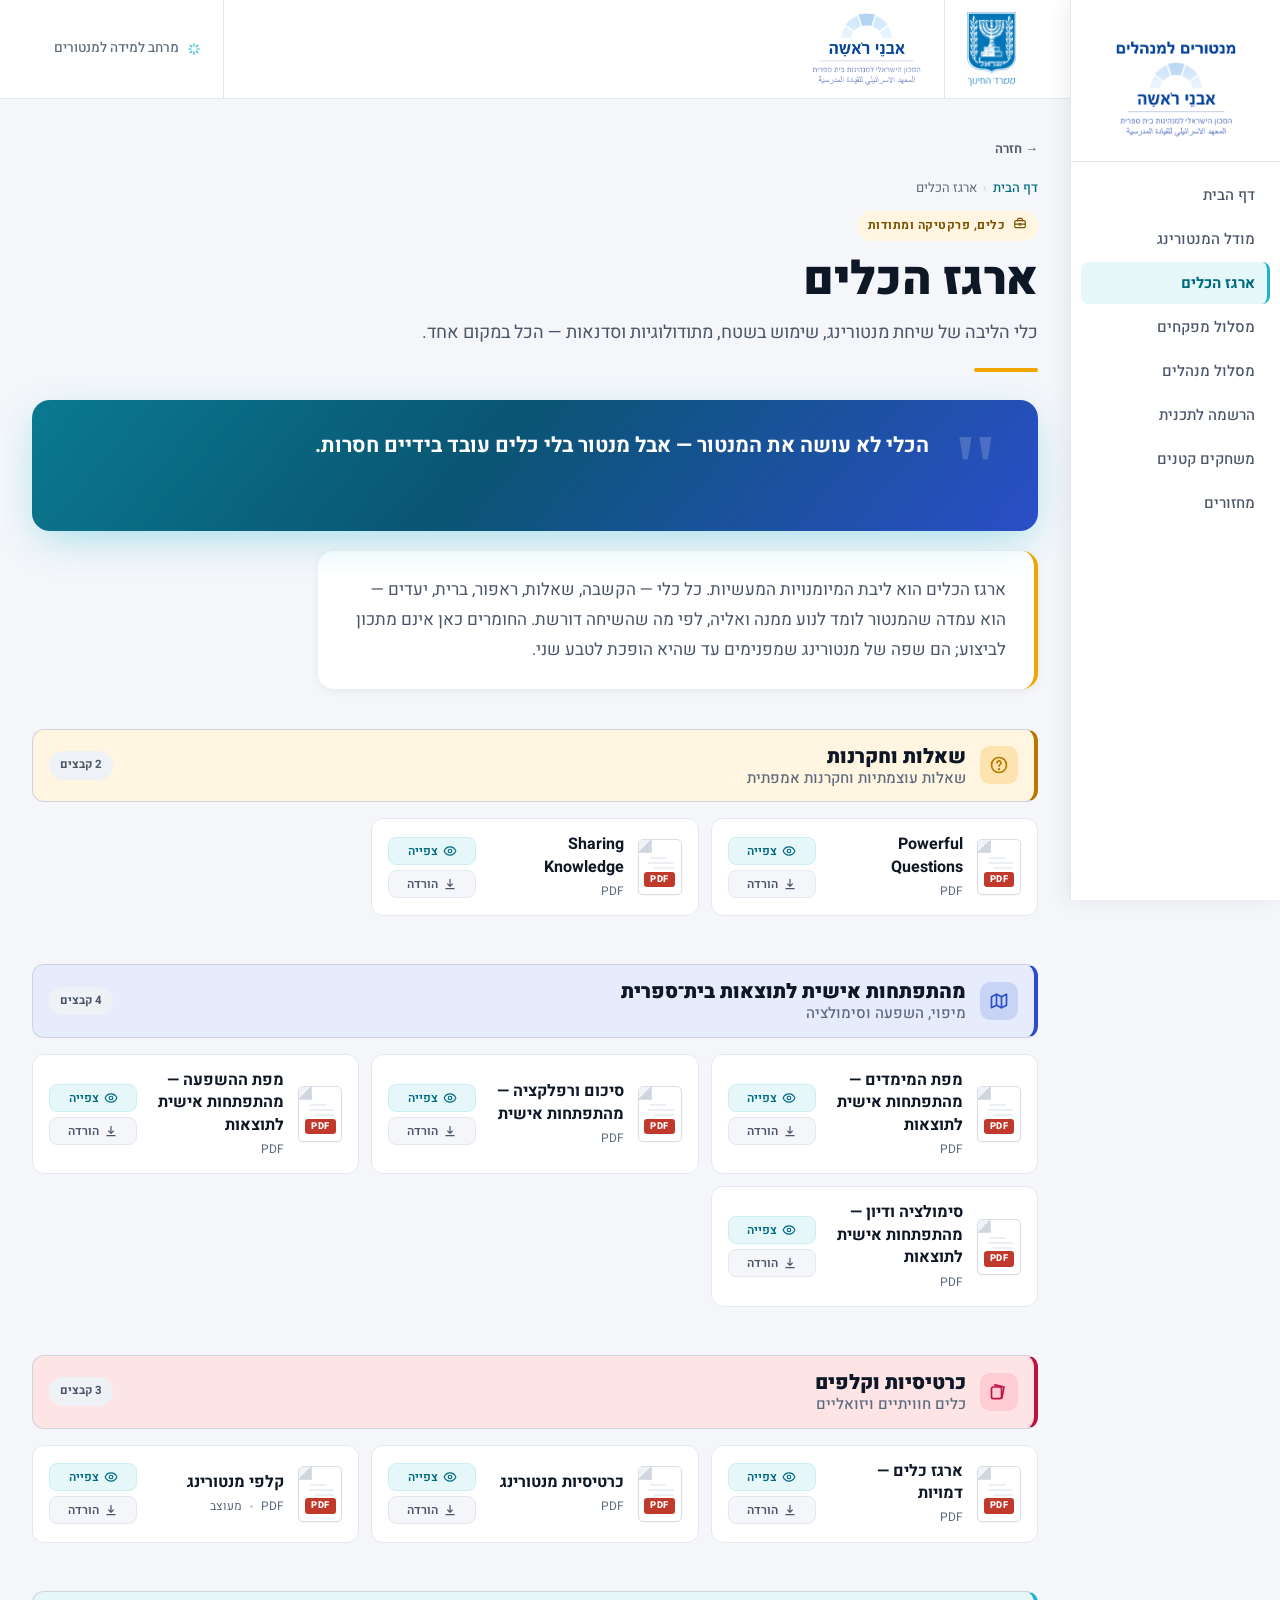
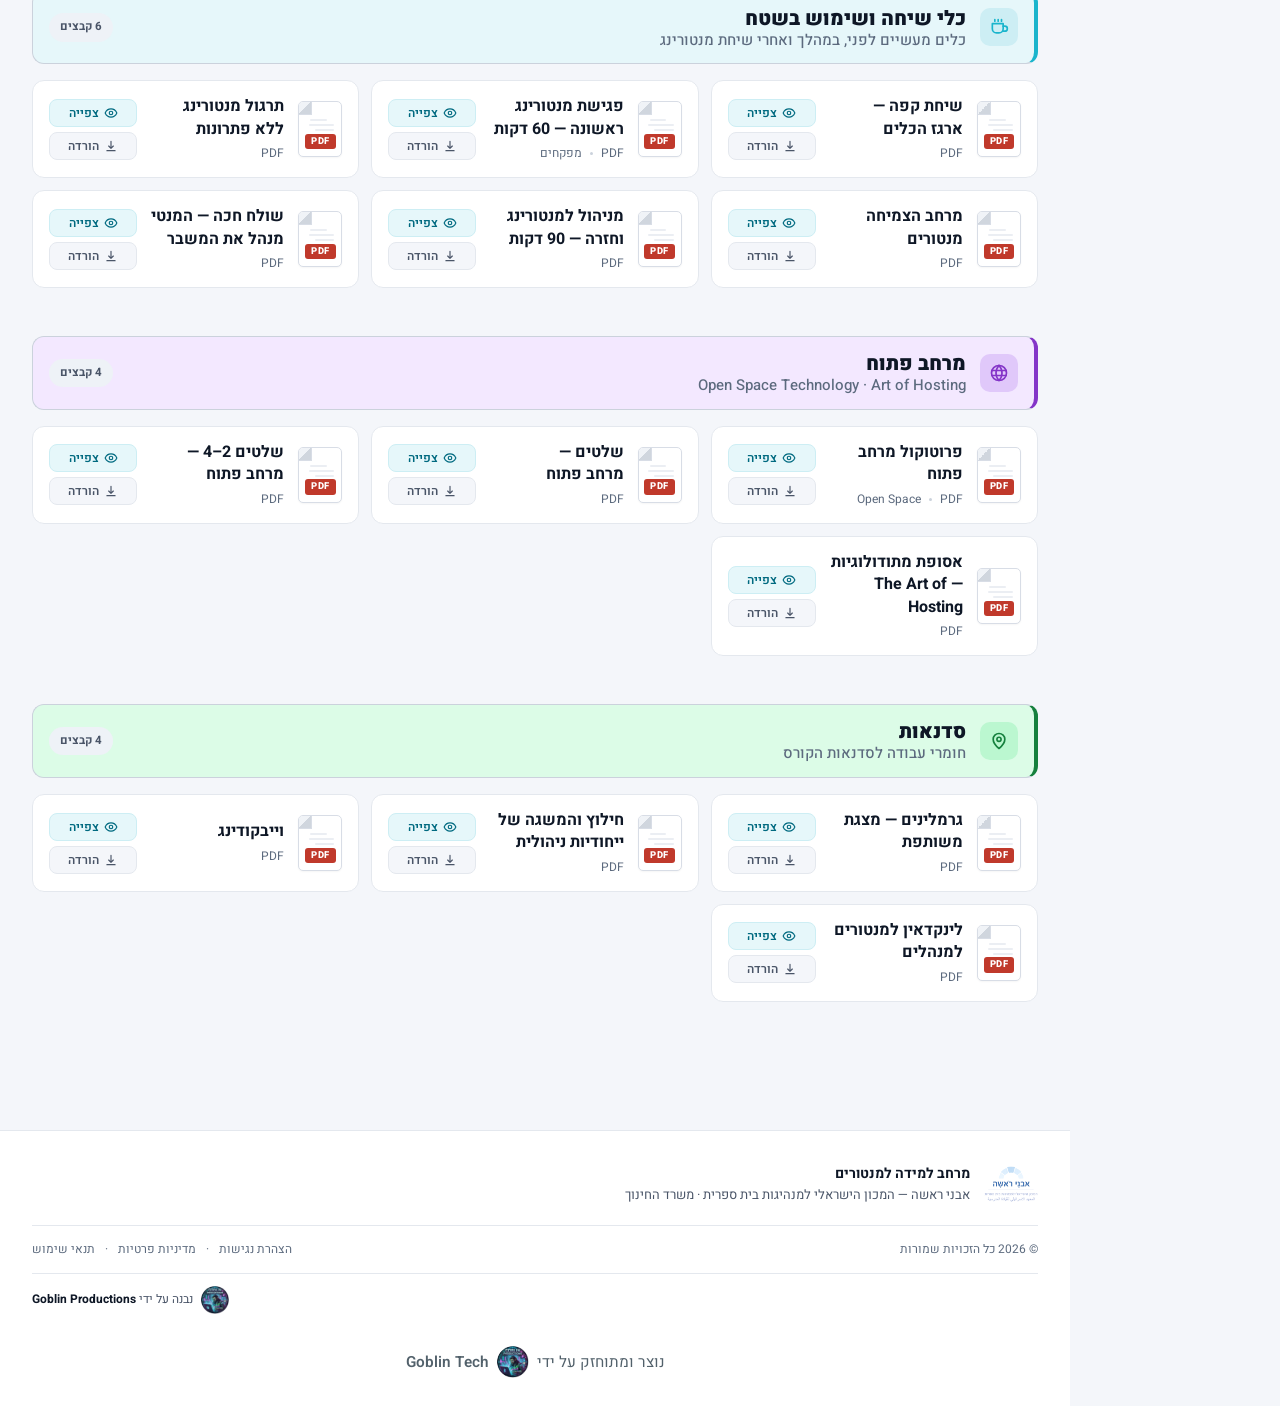
<file: toolbox.html>
﻿<!DOCTYPE html>
<html lang="he" dir="rtl">
<head>
  <meta charset="UTF-8" />
  <meta name="viewport" content="width=device-width, initial-scale=1.0" />
  <title>ארגז הכלים | מרחב מנטורים</title>
  <link rel="stylesheet" href="shared.css" />
</head>
<body>

  <div id="site-chrome"></div>

  <header class="page-header" data-accent="orange">
    <button onclick="history.back()" style="background:none;border:none;cursor:pointer;font-family:inherit;font-size:13px;font-weight:600;color:var(--text-mid,#666);padding:0 0 12px 0;display:flex;align-items:center;gap:6px;direction:rtl;" aria-label="חזרה לדף הקודם">&#x2192; חזרה</button>
    <nav class="breadcrumb" aria-label="נתיב ניווט">
      <a href="index.html">דף הבית</a>
      <span class="sep">›</span>
      <span>ארגז הכלים</span>
    </nav>
    <span class="page-eyebrow"><span data-icon="toolbox"></span>כלים, פרקטיקה ומתודות</span>
    <h1>ארגז הכלים</h1>
    <p class="page-desc">כלי הליבה של שיחת מנטורינג, שימוש בשטח, מתודולוגיות וסדנאות — הכל במקום אחד.</p>
    <div class="page-header-bar bar-orange"></div>
  </header>

  <main id="main-content" role="main" class="content-area">

    <div class="quote-banner">
      <div class="quote-mark">"</div>
      <div class="quote-body">
        <blockquote class="quote-text">הכלי לא עושה את המנטור — אבל מנטור בלי כלים עובד בידיים חסרות.</blockquote>
      </div>
    </div>

    <div class="page-intro" style="border-right-color: var(--orange);">
      <p>ארגז הכלים הוא ליבת המיומנויות המעשיות. כל כלי — הקשבה, שאלות, ראפור, ברית, יעדים — הוא עמדה שהמנטור לומד לנוע ממנה ואליה, לפי מה שהשיחה דורשת. החומרים כאן אינם מתכון לביצוע; הם שפה של מנטורינג שמפנימים עד שהיא הופכת לטבע שני.</p>
    </div>

    <!-- שאלות וחקרנות -->
    <div class="section-group">
      <div class="section-group-title">
        <div class="sec-ico" data-tone="orange" data-icon="question"></div>
        <div class="sec-text"><h2>שאלות וחקרנות</h2><span>שאלות עוצמתיות וחקרנות אמפתית</span></div>
        <span class="sec-count">2 קבצים</span>
      </div>
      <div class="file-grid">
        <a href="01_ראשי_משותף/02_ארגז_כלים_משותף/02_שאלות_וחקרנות/אתר_ישן_מפקחים - toolbox_powerful_questions__98591835.pdf" target="_blank" class="file-card">
          <div class="file-doc" data-type="pdf"></div>
          <div class="file-info"><div class="file-name">Powerful Questions</div><div class="file-meta"><span>PDF</span></div></div>
        </a>
        <a href="01_ראשי_משותף/02_ארגז_כלים_משותף/02_שאלות_וחקרנות/אתר_ישן_מפקחים - toolbox_sharing_knowledge__d9885d0d.pdf" target="_blank" class="file-card">
          <div class="file-doc" data-type="pdf"></div>
          <div class="file-info"><div class="file-name">Sharing Knowledge</div><div class="file-meta"><span>PDF</span></div></div>
        </a>
      </div>
    </div>

    <!-- מהתפתחות אישית לתוצאות בית־ספרית -->
    <div class="section-group">
      <div class="section-group-title">
        <div class="sec-ico" data-tone="blue" data-icon="map"></div>
        <div class="sec-text"><h2>מהתפתחות אישית לתוצאות בית־ספרית</h2><span>מיפוי, השפעה וסימולציה</span></div>
        <span class="sec-count">4 קבצים</span>
      </div>
      <div class="file-grid">
        <a href="01_ראשי_משותף/02_ארגז_כלים_משותף/06_יעדים_SMART/מנהלים - מהתפתחות אישית לתוצאות בית־ספרית - מפת המימדים__7f1f6f8a.pdf" target="_blank" class="file-card">
          <div class="file-doc" data-type="pdf"></div>
          <div class="file-info"><div class="file-name">מפת המימדים — מהתפתחות אישית לתוצאות</div><div class="file-meta"><span>PDF</span></div></div>
        </a>
        <a href="01_ראשי_משותף/02_ארגז_כלים_משותף/06_יעדים_SMART/מנהלים - מהתפתחות אישית לתוצאות בית־ספרית - סיכום ורפלקציה___b16301e5.pdf" target="_blank" class="file-card">
          <div class="file-doc" data-type="pdf"></div>
          <div class="file-info"><div class="file-name">סיכום ורפלקציה — מהתפתחות אישית</div><div class="file-meta"><span>PDF</span></div></div>
        </a>
        <a href="01_ראשי_משותף/03_שימוש_בשטח/מנהלים - מהתפתחות אישית לתוצאות בית־ספרית - מפת ההשפעה__8e5f6c3c.pdf" target="_blank" class="file-card">
          <div class="file-doc" data-type="pdf"></div>
          <div class="file-info"><div class="file-name">מפת ההשפעה — מהתפתחות אישית לתוצאות</div><div class="file-meta"><span>PDF</span></div></div>
        </a>
        <a href="01_ראשי_משותף/03_שימוש_בשטח/מנהלים - מהתפתחות אישית לתוצאות בית־ספרית - סימולציה ודיון___48847356.pdf" target="_blank" class="file-card">
          <div class="file-doc" data-type="pdf"></div>
          <div class="file-info"><div class="file-name">סימולציה ודיון — מהתפתחות אישית לתוצאות</div><div class="file-meta"><span>PDF</span></div></div>
        </a>
      </div>
    </div>

    <!-- כרטיסיות וקלפים -->
    <div class="section-group">
      <div class="section-group-title">
        <div class="sec-ico" data-tone="rose" data-icon="cards"></div>
        <div class="sec-text"><h2>כרטיסיות וקלפים</h2><span>כלים חוויתיים ויזואליים</span></div>
        <span class="sec-count">3 קבצים</span>
      </div>
      <div class="file-grid">
        <a href="01_ראשי_משותף/02_ארגז_כלים_משותף/09_כרטיסיות_וקלפים/מנהלים - ארגז הכלים של מנטורים למנהלים - דמויות__9eed53e9.pdf" target="_blank" class="file-card">
          <div class="file-doc" data-type="pdf"></div>
          <div class="file-info"><div class="file-name">ארגז כלים — דמויות</div><div class="file-meta"><span>PDF</span></div></div>
        </a>
        <a href="01_ראשי_משותף/02_ארגז_כלים_משותף/09_כרטיסיות_וקלפים/מפקחים - כרטיסיות מנטורינג__745f075b.pdf" target="_blank" class="file-card">
          <div class="file-doc" data-type="pdf"></div>
          <div class="file-info"><div class="file-name">כרטיסיות מנטורינג</div><div class="file-meta"><span>PDF</span></div></div>
        </a>
        <a href="01_ראשי_משותף/קלפי מנטורינג.pdf" target="_blank" class="file-card">
          <div class="file-doc" data-type="pdf"></div>
          <div class="file-info"><div class="file-name">קלפי מנטורינג</div><div class="file-meta"><span>PDF</span><span class="dot"></span><span>מעוצב</span></div></div>
        </a>
      </div>
    </div>

    <!-- כלי שיחה ושימוש בשטח -->
    <div class="section-group">
      <div class="section-group-title">
        <div class="sec-ico" data-tone="teal" data-icon="coffee"></div>
        <div class="sec-text"><h2>כלי שיחה ושימוש בשטח</h2><span>כלים מעשיים לפני, במהלך ואחרי שיחת מנטורינג</span></div>
        <span class="sec-count">6 קבצים</span>
      </div>
      <div class="file-grid">
        <a href="01_ראשי_משותף/03_שימוש_בשטח/מנהלים - ארגז הכלים של מנטורים למנהלים - שיחת קפה__4ce78f2a.pdf" target="_blank" class="file-card">
          <div class="file-doc" data-type="pdf"></div>
          <div class="file-info"><div class="file-name">שיחת קפה — ארגז הכלים</div><div class="file-meta"><span>PDF</span></div></div>
        </a>
        <a href="01_ראשי_משותף/03_שימוש_בשטח/מפקחים לאתר - הצעה לפגישת מנטורינג ראשונה עם מנטי 60 דק___e6db0a5f.pdf" target="_blank" class="file-card">
          <div class="file-doc" data-type="pdf"></div>
          <div class="file-info"><div class="file-name">פגישת מנטורינג ראשונה — 60 דקות</div><div class="file-meta"><span>PDF</span><span class="dot"></span><span>מפקחים</span></div></div>
        </a>
        <a href="01_ראשי_משותף/03_שימוש_בשטח/מנהלים - תרגול מנטורינג ללא פתרונות__761569bd.pdf" target="_blank" class="file-card">
          <div class="file-doc" data-type="pdf"></div>
          <div class="file-info"><div class="file-name">תרגול מנטורינג ללא פתרונות</div><div class="file-meta"><span>PDF</span></div></div>
        </a>
        <a href="01_ראשי_משותף/03_שימוש_בשטח/מנהלים - מרחב הצמיחה מנטורים__8db9086c.pdf" target="_blank" class="file-card">
          <div class="file-doc" data-type="pdf"></div>
          <div class="file-info"><div class="file-name">מרחב הצמיחה מנטורים</div><div class="file-meta"><span>PDF</span></div></div>
        </a>
        <a href="01_ראשי_משותף/03_שימוש_בשטח/מנהלים - מניהול למנטורינג וחזרה ב 90 דק___04a0ce87.pdf" target="_blank" class="file-card">
          <div class="file-doc" data-type="pdf"></div>
          <div class="file-info"><div class="file-name">מניהול למנטורינג וחזרה — 90 דקות</div><div class="file-meta"><span>PDF</span></div></div>
        </a>
        <a href="01_ראשי_משותף/03_שימוש_בשטח/מנהלים - שולח חכה, המנטי מנהל את המשבר משבר העובר על המנטי___331e723a.pdf" target="_blank" class="file-card">
          <div class="file-doc" data-type="pdf"></div>
          <div class="file-info"><div class="file-name">שולח חכה — המנטי מנהל את המשבר</div><div class="file-meta"><span>PDF</span></div></div>
        </a>
      </div>
    </div>

    <!-- מרחב פתוח -->
    <div class="section-group">
      <div class="section-group-title">
        <div class="sec-ico" data-tone="purple" data-icon="openspace"></div>
        <div class="sec-text"><h2>מרחב פתוח</h2><span>Open Space Technology · Art of Hosting</span></div>
        <span class="sec-count">4 קבצים</span>
      </div>
      <div class="file-grid">
        <a href="01_ראשי_משותף/02_ארגז_כלים_משותף/10_מרחב_פתוח/מנהלים - פרוטוקול מרחב פתוח__1031cccf.pdf" target="_blank" class="file-card">
          <div class="file-doc" data-type="pdf"></div>
          <div class="file-info"><div class="file-name">פרוטוקול מרחב פתוח</div><div class="file-meta"><span>PDF</span><span class="dot"></span><span>Open Space</span></div></div>
        </a>
        <a href="01_ראשי_משותף/02_ארגז_כלים_משותף/10_מרחב_פתוח/מנהלים - שלטים מרחב פתוח__98a5e77d.pdf" target="_blank" class="file-card">
          <div class="file-doc" data-type="pdf"></div>
          <div class="file-info"><div class="file-name">שלטים — מרחב פתוח</div><div class="file-meta"><span>PDF</span></div></div>
        </a>
        <a href="01_ראשי_משותף/02_ארגז_כלים_משותף/10_מרחב_פתוח/מנהלים - מרחב פתוח שלטים 2-4__63ec8e54.pdf" target="_blank" class="file-card">
          <div class="file-doc" data-type="pdf"></div>
          <div class="file-info"><div class="file-name">שלטים 2–4 — מרחב פתוח</div><div class="file-meta"><span>PDF</span></div></div>
        </a>
        <a href="05_לבירור_לפני_פרסום/01_קישורים_להורדה_או_אישור/אסופת-מתודולוגיות-ברוח-The-Art-of-Hosting.pdf" target="_blank" class="file-card">
          <div class="file-doc" data-type="pdf"></div>
          <div class="file-info"><div class="file-name">אסופת מתודולוגיות — The Art of Hosting</div><div class="file-meta"><span>PDF</span></div></div>
        </a>
      </div>
    </div>

    <!-- סדנאות -->
    <div class="section-group">
      <div class="section-group-title">
        <div class="sec-ico" data-tone="green" data-icon="field"></div>
        <div class="sec-text"><h2>סדנאות</h2><span>חומרי עבודה לסדנאות הקורס</span></div>
        <span class="sec-count">4 קבצים</span>
      </div>
      <div class="file-grid">
        <a href="01_ראשי_משותף/02_ארגז_כלים_משותף/08_גרמלינים_לעריכה_משותפת/מנהלים - גרמלינים - מצגת למנטרים מנהלים.10__ae2b45d4.pdf" target="_blank" class="file-card">
          <div class="file-doc" data-type="pdf"></div>
          <div class="file-info"><div class="file-name">גרמלינים — מצגת משותפת</div><div class="file-meta"><span>PDF</span></div></div>
        </a>
        <a href="03_מנהלים/04_סמינר_וימי_עיון/מנהלים - חילוץ והמשגה של ייחודיות ניהולית__7d3e3228.pdf" target="_blank" class="file-card">
          <div class="file-doc" data-type="pdf"></div>
          <div class="file-info"><div class="file-name">חילוץ והמשגה של ייחודיות ניהולית</div><div class="file-meta"><span>PDF</span></div></div>
        </a>
        <a href="03_מנהלים/04_סמינר_וימי_עיון/מנהלים - ווייבקודינג__903c7feb.pdf" target="_blank" class="file-card">
          <div class="file-doc" data-type="pdf"></div>
          <div class="file-info"><div class="file-name">וייבקודינג</div><div class="file-meta"><span>PDF</span></div></div>
        </a>
        <a href="03_מנהלים/04_סמינר_וימי_עיון/מנהלים - לינקדאין למנטורים למנהלים__898be3bc.pdf" target="_blank" class="file-card">
          <div class="file-doc" data-type="pdf"></div>
          <div class="file-info"><div class="file-name">לינקדאין למנטורים למנהלים</div><div class="file-meta"><span>PDF</span></div></div>
        </a>
      </div>
    </div>

  </main>

  <div id="site-footer"></div>

  <script src="shared.js"></script>
  <script>Site.mount('toolbox');</script>
</body>
</html>
</file>
<file: shared.css>
/* ═══════════════════════════════════════════════════════════
   Avney Rosha — מרחב מנטורים
   Shared Stylesheet · v2.0 (Professional Redesign)
═══════════════════════════════════════════════════════════ */

@import url('https://fonts.googleapis.com/css2?family=Heebo:wght@300;400;500;600;700;800;900&display=swap');

*, *::before, *::after { box-sizing: border-box; margin: 0; padding: 0; }

:root {
  /* Brand palette (unchanged) */
  --blue:         #2b4ec8;
  --teal:         #1ab5cc;
  --orange:       #f0a500;
  --orange-deep:  #b87800;
  --purple:       #8435c8;

  /* Accessible text variants (WCAG AA ≥ 4.5:1 on white/light bg) */
  --teal-text:    #006a80;   /* 6.2:1 on white; replaces --teal for text */
  --orange-text:  #7a5200;   /* 6.9:1 on white; replaces --orange-deep for text */

  /* Soft tints derived from brand */
  --teal-tint:    #e6f7fa;
  --teal-tint-2:  #cdeef4;
  --orange-tint:  #fff5e0;
  --orange-tint-2:#fde3b0;
  --purple-tint:  #f3e8ff;
  --purple-tint-2:#e0c8fa;
  --blue-tint:    #e6ecfb;
  --blue-tint-2:  #c8d4f5;
  --green:        #15803d;
  --green-tint:   #dcfce7;
  --green-tint-2: #bbf7d0;
  --rose:         #be123c;
  --rose-tint:    #ffe4e6;
  --rose-tint-2:  #fecdd3;

  /* Neutrals */
  --ink:          #0e1726;
  --ink-2:        #1a2233;
  --text-dark:    #1a2233;
  --text-mid:     #4a5568;
  --text-light:   #5c6a7e;   /* was #718096; now 4.9:1 on white (WCAG AA) */
  --border:       #e4e8ee;
  --border-strong:#cbd2dc;
  --bg:           #f4f6fa;
  --paper:        #ffffff;
  --paper-2:      #fafbfd;

  /* Shadows + radii */
  --shadow:       0 2px 10px rgba(15,23,38,.06);
  --shadow-hover: 0 10px 32px rgba(15,23,38,.12);
  --radius:       16px;
  --radius-sm:    10px;
  --radius-xs:    8px;
}

/* ── Global keyboard focus ring (WCAG 2.4.7 / 2.4.11) ───── */
:focus-visible {
  outline: 3px solid var(--teal);
  outline-offset: 3px;
  border-radius: 4px;
}
:focus:not(:focus-visible) { outline: none; }

/* ── Skip-to-content link (WCAG 2.4.1) ───────────────────── */
.skip-link {
  position: absolute;
  top: -100%;
  right: 0;
  z-index: 10000;
  background: var(--blue);
  color: #fff;
  padding: 10px 20px;
  border-radius: 0 0 10px 10px;
  font-size: 15px;
  font-weight: 700;
  text-decoration: none;
  transition: top .2s ease;
  white-space: nowrap;
}
.skip-link:focus { top: 0; outline: 3px solid var(--teal); outline-offset: 2px; }

html { font-size: 18px; -webkit-text-size-adjust: 100%; scroll-padding-top: 24px; }
body {
  font-family: 'Heebo', Arial, sans-serif;
  background: var(--bg);
  color: var(--text-dark);
  min-height: 100vh;
  direction: rtl;
  line-height: 1.6;
  text-wrap: pretty;
  padding-right: 210px; /* room for right sidebar */
}
a { text-decoration: none; color: inherit; }
button { font-family: inherit; cursor: pointer; }

/* ═══════════════════════════════════════════════════════════
   1 · SITE CHROME — Top brand strip + main nav
═══════════════════════════════════════════════════════════ */
.site-strip {
  background: var(--paper);
  border-bottom: 1px solid var(--border);
  padding: 0 32px;
  display: flex;
  align-items: stretch;
  min-height: 96px;
}
.strip-lockup {
  display: flex;
  align-items: stretch;
}
.strip-logo {
  display: flex;
  align-items: center;
  padding: 12px 22px;
}
.strip-logo + .strip-logo,
.strip-logo + .strip-meta,
.strip-meta + .strip-logo { border-right: 1px solid var(--border); }
.strip-logo img {
  height: 74px;
  width: auto;
  object-fit: contain;
  display: block;
}
.strip-meta {
  display: flex;
  flex-direction: column;
  justify-content: center;
  gap: 2px;
  padding: 8px 22px;
  font-size: 14px;
  color: var(--text-mid);
  line-height: 1.35;
  text-align: right;
}
.strip-meta strong {
  font-size: 14px;
  color: var(--ink);
  font-weight: 800;
}
.strip-tag {
  margin-inline-start: auto;
  display: flex;
  align-items: center;
  padding: 0 22px;
  font-size: 13.5px;
  color: var(--text-light);
  font-weight: 500;
  border-right: 1px solid var(--border);
}
.strip-tag svg { width: 14px; height: 14px; margin-inline-end: 8px; color: var(--teal); }

/* ── Right sidebar nav ──────────────────────────────────── */
.site-nav {
  position: fixed;
  right: 0;
  top: 0;
  bottom: 0;
  width: 210px;
  background: var(--paper);
  border-left: 1px solid var(--border);
  box-shadow: -4px 0 20px rgba(15,23,38,.07);
  display: flex;
  flex-direction: column;
  align-items: stretch;
  gap: 0;
  z-index: 100;
  overflow-y: auto;
  padding: 20px 0 32px;
}
.nav-brand {
  display: flex;
  align-items: center;
  justify-content: center;
  flex-shrink: 0;
  padding: 16px 16px 18px;
  border-bottom: 1px solid var(--border);
  margin-bottom: 8px;
}
.nav-brand-logo {
  width: 100%;
  max-width: 160px;
  height: auto;
  object-fit: contain;
  display: block;
}
.nav-links {
  display: flex;
  flex-direction: column;
  align-items: stretch;
  gap: 2px;
  padding: 4px 10px;
}
.nav-links a {
  padding: 9px 12px;
  border-radius: 8px;
  font-size: 15px;
  font-weight: 500;
  color: var(--text-mid);
  white-space: normal;
  text-align: right;
  transition: background .2s, color .2s, border-color .2s, transform .2s;
  border-right: 3px solid transparent;
}
.nav-links a:hover { color: var(--ink); background: #eef2f7; transform: translateX(2px); }
.nav-links a.active {
  color: var(--teal-text);
  font-weight: 700;
  background: var(--teal-tint);
  border-right-color: var(--teal);
}
.nav-spacer { display: none; }
.nav-meta { display: none; }

/* ── Hamburger toggle (mobile only) ──────────────────── */
.nav-hamburger {
  display: none;
  flex-direction: column;
  align-items: center;
  justify-content: center;
  gap: 5px;
  width: 44px;
  height: 44px;
  padding: 10px;
  background: none;
  border: 1.5px solid var(--border);
  border-radius: 8px;
  flex-shrink: 0;
}
.nav-hamburger span {
  display: block;
  width: 20px;
  height: 2px;
  background: var(--ink);
  border-radius: 2px;
  transition: transform .2s, opacity .2s;
}
.nav-hamburger.open span:nth-child(1) { transform: translateY(7px) rotate(45deg); }
.nav-hamburger.open span:nth-child(2) { opacity: 0; transform: scaleX(0); }
.nav-hamburger.open span:nth-child(3) { transform: translateY(-7px) rotate(-45deg); }

/* ═══════════════════════════════════════════════════════════
   2 · PAGE HEADER
═══════════════════════════════════════════════════════════ */
.page-header {
  padding: 40px 32px 28px;
  max-width: 1200px;
  margin: 0 auto;
  width: 100%;
  display: flex;
  flex-direction: column;
  align-items: flex-start;
  gap: 8px;
  position: relative;
}
.page-header .breadcrumb {
  font-size: 13px;
  color: var(--text-light);
  margin-bottom: 4px;
  display: flex;
  align-items: center;
  gap: 6px;
}
.page-header .breadcrumb a { color: var(--teal-text); font-weight: 500; }
.page-header .breadcrumb a:hover { text-decoration: underline; }
.page-header .breadcrumb .sep { color: var(--border-strong); }
.page-header .page-eyebrow {
  display: inline-flex;
  align-items: center;
  gap: 8px;
  font-size: 12px;
  font-weight: 700;
  letter-spacing: .04em;
  color: var(--teal-text);
  background: var(--teal-tint);
  padding: 5px 11px;
  border-radius: 999px;
  margin-bottom: 6px;
}
.page-header .page-eyebrow svg { width: 14px; height: 14px; }
.page-header h1 {
  font-size: 46px;
  font-weight: 900;
  color: var(--ink);
  line-height: 1.1;
  letter-spacing: -.3px;
}
.page-header .page-desc {
  font-size: 18px;
  color: var(--text-mid);
  line-height: 1.7;
  max-width: 720px;
  margin-top: 4px;
}
.page-header-bar {
  width: 64px;
  height: 4px;
  border-radius: 3px;
  margin-top: 12px;
}
.bar-teal   { background: var(--teal); }
.bar-blue   { background: var(--blue); }
.bar-orange { background: var(--orange); }
.bar-purple { background: var(--purple); }
.bar-green  { background: var(--green); }
.bar-rose   { background: var(--rose); }

/* Variant for routes (principals / supervisors) with brand color */
.page-header[data-accent="orange"] .page-eyebrow { color: var(--orange-text); background: var(--orange-tint); }
.page-header[data-accent="purple"] .page-eyebrow { color: var(--purple);      background: var(--purple-tint); }
.page-header[data-accent="blue"]   .page-eyebrow { color: var(--blue);        background: var(--blue-tint); }
.page-header[data-accent="green"]  .page-eyebrow { color: var(--green);       background: var(--green-tint); }
.page-header[data-accent="rose"]   .page-eyebrow { color: var(--rose);        background: var(--rose-tint); }

/* ═══════════════════════════════════════════════════════════
   3 · CONTENT AREA + SECTION GROUPS
═══════════════════════════════════════════════════════════ */
.content-area {
  padding: 0 32px 64px;
  max-width: 1200px;
  margin: 0 auto;
  width: 100%;
}
.page-intro {
  max-width: 720px;
  font-size: 17px;
  color: var(--text-mid);
  line-height: 1.75;
  margin: 0 0 40px 0;
  padding: 24px 28px;
  background: var(--paper);
  border-radius: var(--radius);
  border-right: 4px solid var(--teal);
  box-shadow: var(--shadow);
}

.section-group { margin-bottom: 48px; }

.section-group-title {
  display: flex;
  align-items: center;
  gap: 14px;
  margin-bottom: 16px;
  padding: 14px 16px;
  background: var(--teal-tint);
  border-radius: 12px;
  border: 1px solid var(--border-strong);
  border-right: 4px solid var(--teal);
  text-align: right;
  direction: rtl;
  width: 100%;
}
.section-group-title:has([data-tone="orange"]) { border-right-color: var(--orange-deep); background: var(--orange-tint); }
.section-group-title:has([data-tone="purple"]) { border-right-color: var(--purple);      background: var(--purple-tint); }
.section-group-title:has([data-tone="blue"])   { border-right-color: var(--blue);         background: var(--blue-tint); }
.section-group-title:has([data-tone="green"])  { border-right-color: var(--green);        background: var(--green-tint); }
.section-group-title:has([data-tone="rose"])   { border-right-color: var(--rose);         background: var(--rose-tint); }
.sec-ico {
  width: 38px;
  height: 38px;
  border-radius: 10px;
  background: var(--teal-tint-2);
  color: var(--teal);
  display: flex;
  align-items: center;
  justify-content: center;
  flex-shrink: 0;
}
.sec-ico svg { width: 20px; height: 20px; }
.sec-ico[data-tone="orange"] { background: var(--orange-tint-2); color: var(--orange-deep); }
.sec-ico[data-tone="purple"] { background: var(--purple-tint-2); color: var(--purple); }
.sec-ico[data-tone="blue"]   { background: var(--blue-tint-2);   color: var(--blue); }
.sec-ico[data-tone="green"]  { background: var(--green-tint-2);  color: var(--green); }
.sec-ico[data-tone="rose"]   { background: var(--rose-tint-2);   color: var(--rose); }

.sec-text {
  display: flex;
  flex-direction: column;
  line-height: 1.25;
  flex: 1;
  min-width: 0;
}
.sec-text strong,
.sec-text h2 {
  font-size: 20px;
  font-weight: 900;
  color: var(--ink);
  margin: 0;
  line-height: 1.25;
}
.sec-text span {
  font-size: 15px;
  color: var(--text-light);
  font-weight: 500;
}
.sec-count {
  font-size: 11.5px;
  font-weight: 700;
  color: var(--text-mid);
  background: #eef2f7;
  padding: 5px 11px;
  border-radius: 999px;
  flex-shrink: 0;
}

/* ═══════════════════════════════════════════════════════════
   4 · FILE CARDS + FILE-TYPE DOCUMENT ICON
═══════════════════════════════════════════════════════════ */
.file-grid {
  display: grid;
  grid-template-columns: repeat(auto-fill, minmax(280px, 1fr));
  gap: 12px;
}

.file-card {
  background: var(--paper);
  border: 1px solid var(--border);
  border-radius: 12px;
  padding: 14px 16px;
  display: flex;
  align-items: center;
  gap: 14px;
  text-align: right;
  transition: transform .15s, box-shadow .15s, border-color .15s;
  cursor: default;
  position: relative;
}
.file-card:hover {
  transform: translateY(-2px);
  box-shadow: var(--shadow-hover);
  border-color: var(--teal);
}

.file-info {
  flex: 1;
  min-width: 0;
  display: flex;
  flex-direction: column;
  gap: 4px;
}
.file-name {
  font-size: 16px;
  font-weight: 700;
  color: var(--ink);
  line-height: 1.4;
  word-break: break-word;
}
.file-meta {
  font-size: 12px;
  color: var(--text-light);
  display: flex;
  align-items: center;
  gap: 8px;
  flex-wrap: wrap;
}
.file-meta .dot {
  width: 3px;
  height: 3px;
  border-radius: 50%;
  background: var(--border-strong);
  display: inline-block;
}

.file-actions {
  display: flex;
  flex-direction: column;
  align-items: stretch;
  gap: 5px;
  flex-shrink: 0;
  width: 88px;
}
.file-btn {
  display: flex;
  align-items: center;
  justify-content: center;
  gap: 5px;
  padding: 6px 8px;
  border-radius: 8px;
  font-size: 12px;
  font-weight: 600;
  white-space: nowrap;
  transition: background .15s, color .15s, border-color .15s;
  border: 1.5px solid transparent;
  line-height: 1;
}
.file-btn:hover { transform: translateY(-1px); box-shadow: 0 3px 8px rgba(15,23,38,.1); }
.file-btn:active { transform: scale(0.95); box-shadow: none; }
.file-btn svg { width: 14px; height: 14px; flex-shrink: 0; }
.file-view-btn {
  background: var(--teal-tint);
  color: var(--teal-text);
  border-color: var(--teal-tint-2);
}
.file-view-btn:hover { background: var(--teal-tint-2); border-color: var(--teal); }
.file-dl-btn {
  background: var(--bg);
  color: var(--text-mid);
  border-color: var(--border);
}
.file-dl-btn:hover { background: var(--orange-tint); color: var(--orange-deep); border-color: var(--orange-tint-2); }

/* ── Document-shaped file icon ────────────────────────── */
.file-doc {
  position: relative;
  width: 44px;
  height: 56px;
  background: #fff;
  border: 1.5px solid #d8dde6;
  border-radius: 5px;
  flex-shrink: 0;
  box-shadow: 0 1px 2px rgba(15,23,38,.04);
  display: flex;
  align-items: flex-end;
  justify-content: center;
  padding-bottom: 7px;
}
/* Folded corner (top-left in RTL feel) */
.file-doc::before {
  content: "";
  position: absolute;
  top: 0;
  left: 0;
  width: 13px;
  height: 13px;
  background: linear-gradient(135deg, #f0f3f7 0%, #f0f3f7 50%, #d0d6de 50%, #d0d6de 100%);
  border-bottom: 1.5px solid #d8dde6;
  border-right: 1.5px solid #d8dde6;
  border-top-left-radius: 4px;
}
/* Subtle internal text-lines */
.file-doc-lines {
  position: absolute;
  top: 17px;
  left: 7px;
  right: 7px;
  display: flex;
  flex-direction: column;
  gap: 3px;
  pointer-events: none;
}
.file-doc-lines i {
  display: block;
  height: 2px;
  background: #ebeef3;
  border-radius: 2px;
}
.file-doc-lines i:nth-child(1) { width: 60%; margin-right: auto; margin-left: 4px; }
.file-doc-lines i:nth-child(2) { width: 90%; }
.file-doc-lines i:nth-child(3) { width: 70%; }
/* Type badge */
.file-doc-badge {
  font-size: 9.5px;
  font-weight: 800;
  letter-spacing: .06em;
  color: #fff;
  background: var(--doc-color, #5e6878);
  padding: 3px 6px;
  border-radius: 3px;
  text-transform: uppercase;
  line-height: 1;
  position: relative;
  z-index: 1;
  transition: transform .2s ease;
}
.file-card:hover .file-doc-badge { transform: scale(1.1); }
.file-doc[data-type="pdf"]   { --doc-color: #c0392b; }
.file-doc[data-type="doc"],
.file-doc[data-type="docx"]  { --doc-color: #2b6cb0; }
.file-doc[data-type="ppt"],
.file-doc[data-type="pptx"]  { --doc-color: #e05c00; }
.file-doc[data-type="xls"],
.file-doc[data-type="xlsx"]  { --doc-color: #276749; }
.file-doc[data-type="mp4"],
.file-doc[data-type="video"] { --doc-color: #6b21a8; }
.file-doc[data-type="link"]  { --doc-color: #2e7d54; }
.file-doc[data-type="img"]   { --doc-color: #b94a8a; }

/* Video play overlay */
.file-doc[data-type="mp4"]::after,
.file-doc[data-type="video"]::after {
  content: "";
  position: absolute;
  top: 18px;
  left: 50%;
  transform: translateX(-50%);
  width: 0; height: 0;
  border-style: solid;
  border-width: 6px 0 6px 10px;
  border-color: transparent transparent transparent #6b21a8;
}
.file-doc[data-type="mp4"] .file-doc-lines,
.file-doc[data-type="video"] .file-doc-lines { display: none; }

/* ═══════════════════════════════════════════════════════════
   5 · HOMEPAGE — Hero + cards
═══════════════════════════════════════════════════════════ */
.home-hero {
  background: linear-gradient(145deg, #0b1929 0%, #102540 55%, #0d2d40 100%);
  border-bottom: none;
  padding: 72px 32px 60px;
  text-align: center;
  position: relative;
  overflow: hidden;
}

/* Decorative glow orbs */
.hero-glow {
  position: absolute;
  border-radius: 50%;
  pointer-events: none;
  animation: glow-pulse 6s ease-in-out infinite;
}
.hero-glow-1 {
  width: 600px; height: 600px;
  top: -200px; left: 50%;
  transform: translateX(-50%);
  background: radial-gradient(circle, rgba(26,181,204,.14) 0%, transparent 65%);
}
.hero-glow-2 {
  width: 380px; height: 380px;
  bottom: -120px; right: 8%;
  background: radial-gradient(circle, rgba(43,78,200,.12) 0%, transparent 65%);
  animation-delay: 3s;
}
@keyframes glow-pulse {
  0%, 100% { opacity: .8; transform: translateX(-50%) scale(1); }
  50%       { opacity: 1;  transform: translateX(-50%) scale(1.08); }
}
.hero-glow-2 { animation: glow-pulse-b 7s ease-in-out infinite 3s; }
@keyframes glow-pulse-b {
  0%, 100% { opacity: .7; transform: scale(1); }
  50%       { opacity: 1;  transform: scale(1.1); }
}

.hero-logo {
  display: block;
  height: 90px;
  width: auto;
  margin: 0 auto 28px;
  object-fit: contain;
  position: relative;
  filter: brightness(0) invert(1);   /* white on dark hero */
  opacity: .92;
}

.home-title {
  font-size: 56px;
  font-weight: 900;
  color: #fff;
  line-height: 1.05;
  letter-spacing: -.5px;
  position: relative;
  max-width: 900px;
  margin: 0 auto;
}
.home-title em { font-style: normal; color: var(--teal); }
.home-sub {
  font-size: 17px;
  color: rgba(255,255,255,.68);
  margin-top: 18px;
  line-height: 1.65;
  max-width: 660px;
  margin-inline: auto;
  position: relative;
}

/* Hero stats row */
.hero-stats {
  display: inline-flex;
  align-items: center;
  gap: 0;
  margin-top: 36px;
  background: rgba(255,255,255,.07);
  border: 1px solid rgba(255,255,255,.12);
  border-radius: 14px;
  padding: 14px 28px;
  gap: 0;
  position: relative;
}
.hero-stat {
  display: flex;
  flex-direction: column;
  align-items: center;
  gap: 3px;
  padding: 0 24px;
}
.hero-stat-num {
  font-size: 26px;
  font-weight: 900;
  color: #fff;
  line-height: 1;
  letter-spacing: -.5px;
}
.hero-stat-label {
  font-size: 12px;
  font-weight: 500;
  color: rgba(255,255,255,.55);
  white-space: nowrap;
}
.hero-stat-sep {
  width: 1px;
  height: 36px;
  background: rgba(255,255,255,.14);
  flex-shrink: 0;
}

/* Quote banner */
.quote-banner {
  background: linear-gradient(130deg, #0a7a8f 0%, #0a5573 45%, var(--blue) 100%);
  border-radius: 18px;
  padding: 30px 36px;
  margin-bottom: 20px;
  color: #fff;
  display: flex;
  align-items: flex-start;
  gap: 20px;
  position: relative;
  overflow: hidden;
  box-shadow: 0 12px 40px -8px rgba(26,181,204,.4);
  transition: transform .2s, box-shadow .2s;
}
.quote-banner:hover {
  transform: translateY(-2px);
  box-shadow: 0 18px 50px -8px rgba(26,181,204,.55);
}
.quote-mark {
  font-size: 96px;
  font-weight: 900;
  line-height: .7;
  color: rgba(255,255,255,.18);
  font-family: Georgia, serif;
  flex-shrink: 0;
  margin-top: 4px;
  user-select: none;
}
.quote-body { flex: 1; }
.quote-text {
  font-size: 21px;
  font-weight: 700;
  line-height: 1.55;
  color: #fff;
  font-style: normal;
  margin: 0 0 14px;
}
.quote-label {
  display: inline-flex;
  align-items: center;
  gap: 7px;
  font-size: 12px;
  font-weight: 600;
  color: rgba(255,255,255,.7);
  background: rgba(255,255,255,.12);
  border: 1px solid rgba(255,255,255,.2);
  padding: 5px 14px;
  border-radius: 999px;
}

/* Card entrance animation */
.cat-card, .dept-card {
  animation: card-in .4s ease both;
}
.cat-grid:nth-child(2) .cat-card:nth-child(1) { animation-delay: .05s; }
.cat-grid:nth-child(2) .cat-card:nth-child(2) { animation-delay: .12s; }
.cat-grid:nth-child(3) .cat-card:nth-child(1) { animation-delay: .19s; }
.cat-grid:nth-child(3) .cat-card:nth-child(2) { animation-delay: .26s; }
.dept-card:nth-child(1) { animation-delay: .32s; }
.dept-card:nth-child(2) { animation-delay: .39s; }
@keyframes card-in {
  from { opacity: 0; transform: translateY(14px); }
  to   { opacity: 1; transform: translateY(0); }
}

/* Legacy eyebrow (hidden) */
.home-eyebrow { display: none; }

.cards-area {
  max-width: 1200px;
  margin: 0 auto;
  padding: 44px 32px 60px;
}

/* Featured (primary) card */
.feature-card {
  display: flex;
  align-items: center;
  justify-content: space-between;
  gap: 28px;
  background: linear-gradient(135deg, var(--teal) 0%, var(--blue) 100%);
  border-radius: 18px;
  padding: 30px 34px;
  margin-bottom: 14px;
  color: #fff;
  box-shadow: 0 12px 40px -8px rgba(26,181,204,.45);
  transition: transform .2s, box-shadow .2s;
  position: relative;
  overflow: hidden;
  text-align: right;
}
.feature-card:hover {
  transform: translateY(-3px);
  box-shadow: 0 18px 50px -8px rgba(26,181,204,.55);
}
.feature-card::before {
  content: "";
  position: absolute;
  left: -60px;
  top: -60px;
  width: 280px;
  height: 280px;
  border-radius: 50%;
  border: 50px solid rgba(255,255,255,.08);
  pointer-events: none;
}
.feature-card-text { position: relative; }
.feature-card h2 {
  font-size: 28px;
  font-weight: 900;
  margin-bottom: 6px;
  line-height: 1.2;
}
.feature-card p {
  font-size: 15px;
  color: rgba(255,255,255,.88);
  line-height: 1.55;
  max-width: 520px;
}
.feature-card-cta {
  display: inline-flex;
  align-items: center;
  gap: 8px;
  background: rgba(255,255,255,.16);
  border: 1.5px solid rgba(255,255,255,.32);
  padding: 12px 22px;
  border-radius: 10px;
  font-size: 14px;
  font-weight: 700;
  flex-shrink: 0;
  position: relative;
  transition: background .15s;
}
.feature-card:hover .feature-card-cta { background: rgba(255,255,255,.28); }
.feature-card-cta svg { width: 16px; height: 16px; }

/* Two-column category cards */
.cat-grid {
  display: grid;
  grid-template-columns: 1fr 1fr;
  gap: 14px;
  margin-bottom: 14px;
}
.cat-card {
  background: var(--paper);
  border: 1px solid var(--border);
  border-radius: 14px;
  padding: 22px;
  display: flex;
  flex-direction: column;
  gap: 12px;
  position: relative;
  text-align: right;
  transition: transform .18s, box-shadow .18s, border-color .18s;
}
.cat-card::before {
  content: "";
  position: absolute;
  top: 0;
  right: 22px;
  left: 22px;
  height: 3px;
  border-radius: 0 0 3px 3px;
  background: currentColor;
}
.cat-card:hover {
  transform: translateY(-3px);
  box-shadow: var(--shadow-hover);
  border-color: rgba(0,0,0,.08);
}
.cat-card.teal   { color: var(--teal-text); }
.cat-card.orange { color: var(--orange-text); }
.cat-card.purple { color: var(--purple); }
.cat-card.blue   { color: var(--blue); }

.cat-head { display: flex; align-items: center; gap: 12px; }
.cat-icon {
  width: 42px;
  height: 42px;
  border-radius: 11px;
  color: #fff;
  display: flex;
  transition: transform .22s ease;
  align-items: center;
  justify-content: center;
  flex-shrink: 0;
}
/* Teal + orange: tint bg + dark icon → passes WCAG 1.4.11 non-text contrast (3:1) */
.cat-card.teal   .cat-icon { background: var(--teal-tint);   color: var(--teal-text); box-shadow: none; }
.cat-card.orange .cat-icon { background: var(--orange-tint); color: var(--orange-text); box-shadow: none; }
/* Purple + blue: white on brand passes 3:1 already (5.7:1 and 6.3:1) */
.cat-card.purple .cat-icon { background: var(--purple); box-shadow: 0 5px 14px -4px var(--purple); color: #fff; }
.cat-card.blue   .cat-icon { background: var(--blue);   box-shadow: 0 5px 14px -4px var(--blue);   color: #fff; }
.cat-icon svg { width: 22px; height: 22px; }
.cat-title {
  font-size: 18px;
  font-weight: 800;
  color: var(--ink);
}
.cat-desc {
  font-size: 16px;
  color: var(--text-mid);
  line-height: 1.6;
  flex: 1;
}
.cat-link {
  margin-top: auto;
  font-size: 13px;
  font-weight: 700;
  color: currentColor;
  display: inline-flex;
  align-items: center;
  gap: 6px;
}
.cat-link svg { width: 14px; height: 14px; }
.cat-card:hover .cat-link { gap: 10px; }
.cat-card:hover .cat-icon { transform: scale(1.12); }

/* Department cards (principals / supervisors) */
.dept-grid {
  display: grid;
  grid-template-columns: 1fr 1fr;
  gap: 14px;
}
.dept-card {
  background: var(--paper);
  border: 1px solid var(--border);
  border-radius: 16px;
  padding: 26px 28px;
  display: flex;
  flex-direction: column;
  gap: 12px;
  text-align: right;
  transition: transform .18s, box-shadow .18s;
  position: relative;
  overflow: hidden;
}
.dept-card::before {
  content: "";
  position: absolute;
  top: 0; right: 0; left: 0;
  height: 4px;
}
.dept-card.orange::before { background: linear-gradient(90deg, var(--orange-deep) 0%, var(--orange) 100%); }
.dept-card.purple::before { background: linear-gradient(90deg, #5b21b6 0%, var(--purple) 100%); }
.dept-card:hover {
  transform: translateY(-3px);
  box-shadow: var(--shadow-hover);
}
.dept-head { display: flex; align-items: center; gap: 14px; }
.dept-icon {
  width: 48px;
  height: 48px;
  border-radius: 12px;
  display: flex;
  align-items: center;
  justify-content: center;
  flex-shrink: 0;
}
.dept-card.orange .dept-icon { background: var(--orange-tint); color: var(--orange-deep); }
.dept-card.purple .dept-icon { background: var(--purple-tint); color: var(--purple); }
.dept-icon svg { width: 24px; height: 24px; }
.dept-card h3 {
  font-size: 21px;
  font-weight: 800;
  color: var(--ink);
}
.dept-card p {
  font-size: 16.5px;
  color: var(--text-mid);
  line-height: 1.65;
}
.dept-cta {
  margin-top: 8px;
  font-size: 14px;
  font-weight: 700;
  display: inline-flex;
  align-items: center;
  gap: 6px;
}
.dept-card.orange .dept-cta { color: var(--orange-text); }
.dept-card.purple .dept-cta { color: var(--purple); }
.dept-cta svg { width: 14px; height: 14px; }

/* ═══════════════════════════════════════════════════════════
   6 · ACCORDION (sessions / topics)
═══════════════════════════════════════════════════════════ */
.acc-list { display: flex; flex-direction: column; gap: 10px; }
.acc-item {
  background: var(--paper);
  border: 1px solid var(--border);
  border-radius: 12px;
  overflow: hidden;
  transition: box-shadow .15s, border-color .15s;
}
.acc-item:hover { box-shadow: var(--shadow); }
.acc-item.open { border-color: var(--border-strong); box-shadow: var(--shadow); }
.acc-header {
  width: 100%;
  padding: 14px 18px;
  display: flex;
  align-items: center;
  justify-content: space-between;
  gap: 14px;
  cursor: pointer;
  transition: background .15s;
  /* button reset */
  background: none;
  border: none;
  font: inherit;
  color: inherit;
  text-align: inherit;
}
.acc-header:hover { background: var(--paper-2); }
.acc-header-right { display: flex; align-items: center; gap: 14px; flex: 1; min-width: 0; }
.acc-num {
  width: 34px;
  height: 34px;
  border-radius: 9px;
  display: flex;
  align-items: center;
  justify-content: center;
  font-size: 14px;
  font-weight: 800;
  color: #fff;
  flex-shrink: 0;
  background: var(--teal);
}
.acc-item[data-tone="purple"] .acc-num { background: var(--purple); }
.acc-item[data-tone="orange"] .acc-num { background: var(--orange); }
.acc-item[data-tone="blue"]   .acc-num { background: var(--blue); }
.acc-title {
  font-size: 17px;
  font-weight: 700;
  color: var(--ink);
  line-height: 1.35;
}
.acc-meta {
  font-size: 12px;
  color: var(--text-light);
  margin-top: 1px;
}
.acc-arrow {
  width: 28px;
  height: 28px;
  border-radius: 50%;
  background: var(--paper-2);
  color: var(--text-mid);
  display: flex;
  align-items: center;
  justify-content: center;
  flex-shrink: 0;
  transition: transform .2s, background .15s;
}
.acc-arrow svg { width: 14px; height: 14px; transition: transform .2s; }
.acc-item.open .acc-arrow { background: var(--teal-tint); color: var(--teal); }
.acc-item.open .acc-arrow svg { transform: rotate(90deg); }
.acc-body { display: none; padding: 4px 18px 18px; border-top: 1px solid var(--border); margin-top: 2px; }
.acc-item.open .acc-body { display: block; }

/* ═══════════════════════════════════════════════════════════
   7 · GALLERY
═══════════════════════════════════════════════════════════ */
.photo-grid {
  display: grid;
  grid-template-columns: repeat(auto-fill, minmax(190px, 1fr));
  gap: 10px;
}
.photo-thumb {
  aspect-ratio: 4/3;
  border-radius: 10px;
  overflow: hidden;
  cursor: pointer;
  border: 1px solid var(--border-strong);
  background: var(--paper-2);
  box-shadow: 0 2px 6px rgba(15,23,38,.08);
  transition: transform .18s, box-shadow .18s, border-color .18s;
  position: relative;
}
.photo-thumb:hover {
  transform: scale(1.02);
  box-shadow: 0 10px 24px rgba(15,23,38,.18);
  border-color: var(--teal);
}
.photo-thumb img {
  width: 100%;
  height: 100%;
  object-fit: cover;
  display: block;
  filter: saturate(1.15) contrast(1.08);
  transition: filter .18s;
}
.photo-thumb:hover img { filter: saturate(1.25) contrast(1.12); }
.photo-thumb::after {
  content: "";
  position: absolute;
  inset: 0;
  background: linear-gradient(180deg, transparent 55%, rgba(15,23,38,.5) 100%);
  opacity: 0;
  transition: opacity .15s;
  pointer-events: none;
}
.photo-thumb:hover::after { opacity: 1; }

.lightbox {
  display: none;
  position: fixed;
  inset: 0;
  background: rgba(0,0,0,.92);
  z-index: 999;
  align-items: center;
  justify-content: center;
  padding: 24px;
}
.lightbox.open { display: flex; }
.lightbox img { max-width: 92vw; max-height: 92vh; border-radius: 8px; box-shadow: 0 20px 60px rgba(0,0,0,.5); }
.lightbox-close {
  position: absolute;
  top: 18px;
  left: 18px;
  background: rgba(255,255,255,.12);
  color: #fff;
  border: none;
  border-radius: 50%;
  width: 44px;
  height: 44px;
  font-size: 22px;
  display: flex;
  align-items: center;
  justify-content: center;
  transition: background .15s;
}
.lightbox-close:hover { background: rgba(255,255,255,.25); }

/* ═══════════════════════════════════════════════════════════
   8 · NOTE / INFO BLOCK
═══════════════════════════════════════════════════════════ */
.note-block {
  background: var(--paper);
  border: 1px solid var(--border);
  border-right: 4px solid var(--orange);
  border-radius: 12px;
  padding: 18px 22px;
  font-size: 14.5px;
  color: var(--text-mid);
  line-height: 1.8;
}
.note-block strong { color: var(--ink); font-weight: 700; }
.note-block .note-head {
  display: flex;
  align-items: center;
  gap: 8px;
  font-weight: 700;
  color: var(--orange-text);
  margin-bottom: 6px;
  font-size: 13px;
}
.note-block .note-head svg { width: 16px; height: 16px; }

/* ═══════════════════════════════════════════════════════════
   9 · FOOTER
═══════════════════════════════════════════════════════════ */
.site-footer {
  background: var(--paper);
  border-top: 1px solid var(--border);
  padding: 32px 32px 28px;
  margin-top: 16px;
}
.site-footer-inner {
  max-width: 1200px;
  margin: 0 auto;
  padding-bottom: 20px;
}
.footer-brand {
  display: flex;
  align-items: center;
  gap: 14px;
  font-size: 13px;
  color: var(--text-mid);
  line-height: 1.55;
}
.footer-brand img { height: 36px; width: auto; opacity: .8; }
.footer-brand strong { color: var(--ink); font-weight: 700; display: block; font-size: 14px; }

/* Legal bar */
.footer-legal-bar {
  max-width: 1200px;
  margin: 0 auto;
  border-top: 1px solid var(--border);
  padding: 14px 0;
  display: flex;
  align-items: center;
  justify-content: space-between;
  gap: 16px;
  flex-wrap: wrap;
}
.footer-copy {
  font-size: 12px;
  color: var(--text-light);
}
.footer-legal-links {
  display: flex;
  align-items: center;
  gap: 10px;
  font-size: 12px;
  color: var(--text-light);
}
.footer-legal-links a {
  color: var(--text-light);
  text-decoration: none;
}
.footer-legal-links a:hover { color: var(--teal-text); text-decoration: underline; }

/* Built-by row — bottom left */
.footer-built-bar {
  max-width: 1200px;
  margin: 0 auto;
  border-top: 1px solid var(--border);
  padding-top: 12px;
  display: flex;
  justify-content: flex-end;
}
.footer-built-by {
  display: inline-flex;
  align-items: center;
  gap: 8px;
  font-size: 12px;
  color: var(--text-mid);
  transition: color .2s;
  text-decoration: none;
}
.footer-built-by:hover { color: var(--ink); }
.footer-built-by strong { color: var(--ink); font-weight: 700; }

/* ── Accessibility statement feature list ── */
.a11y-feature-list {
  list-style: none;
  margin: 0;
  padding: 0;
  display: grid;
  grid-template-columns: repeat(auto-fill, minmax(300px, 1fr));
  gap: 12px;
}
.a11y-feature-list li {
  padding: 16px 20px;
  background: var(--surface);
  border-radius: 10px;
  font-size: 15px;
  line-height: 1.75;
  color: var(--text-mid);
  border-right: 3px solid var(--teal);
}
.a11y-feature-list li strong {
  display: block;
  font-size: 15px;
  font-weight: 700;
  color: var(--ink);
  margin-bottom: 3px;
}
.footer-goblin-logo {
  width: 28px;
  height: 28px;
  border-radius: 50%;
  object-fit: cover;
  flex-shrink: 0;
}

/* ═══════════════════════════════════════════════════════════
   10 · ANIMATIONS & INTERACTIVITY
═══════════════════════════════════════════════════════════ */
@keyframes section-fade-in {
  from { opacity: 0; transform: translateY(16px); }
  to   { opacity: 1; transform: translateY(0); }
}
.content-area .section-group {
  animation: section-fade-in .42s ease both;
}
.content-area .section-group:nth-child(1) { animation-delay: .04s; }
.content-area .section-group:nth-child(2) { animation-delay: .10s; }
.content-area .section-group:nth-child(3) { animation-delay: .16s; }
.content-area .section-group:nth-child(4) { animation-delay: .22s; }
.content-area .section-group:nth-child(5) { animation-delay: .28s; }
.content-area .section-group:nth-child(6) { animation-delay: .34s; }
.content-area .section-group:nth-child(7) { animation-delay: .40s; }
.content-area .section-group:nth-child(8) { animation-delay: .46s; }

/* כבד הסרת אנימציות למי שמבקש */
@media (prefers-reduced-motion: reduce) {
  .content-area .section-group { animation: none; }
  .acc-body { transition: none; }
  .cat-icon, .file-doc-badge, .file-btn { transition: none; }
}

/* ═══════════════════════════════════════════════════════════
   11 · RESPONSIVE
═══════════════════════════════════════════════════════════ */
@media (max-width: 1100px) {
  .home-title { font-size: 44px; }
  .page-header h1 { font-size: 32px; }
}

@media (max-width: 860px) {
  /* ── Sidebar → sticky top bar ────────────────────────── */
  body { padding-right: 0; }

  /* Strip */
  .site-strip { padding: 0 12px; min-height: auto; }
  .strip-lockup { flex-wrap: nowrap; }
  .strip-logo { padding: 8px 10px; }
  .strip-logo img { height: 44px; }
  .strip-tag { display: none; } /* hide tag — not enough room on mobile */

  /* Nav */
  .site-nav {
    position: sticky;
    right: auto; left: auto; top: 0; bottom: auto;
    width: 100%;
    height: 56px;
    flex-direction: row;
    flex-wrap: nowrap;
    padding: 0 16px;
    border-left: none;
    border-bottom: 1px solid var(--border);
    overflow: visible;
  }
  .nav-brand { padding: 0 8px; border-bottom: none; margin-bottom: 0; justify-content: flex-start; }
  .nav-brand-logo { max-width: 120px; height: 40px; width: auto; }
  .nav-links {
    display: none;
    flex-direction: column;
    gap: 2px;
    position: absolute;
    top: 100%;
    right: 0;
    left: 0;
    background: var(--paper);
    border-bottom: 2px solid var(--border);
    padding: 10px 16px 18px;
    box-shadow: 0 8px 24px rgba(15,23,38,.1);
    z-index: 200;
  }
  .nav-links.mobile-open { display: flex; }
  /* Touch-friendly nav links (min 44px tap target) */
  .nav-links a {
    font-size: 16px;
    padding: 12px 14px;
    min-height: 44px;
    display: flex;
    align-items: center;
    border-right: 3px solid transparent;
  }
  .nav-links a.active { border-right-color: var(--teal); }
  .nav-hamburger { display: flex; margin-inline-start: auto; }

  /* ── Homepage ─────────────────────────────────────────── */
  .home-hero { padding: 40px 16px; }
  .home-title { font-size: 36px; }
  .cards-area { padding: 20px 16px 48px; }

  /* Hero stats: wrap and reduce horizontal padding */
  .hero-stats {
    flex-wrap: wrap;
    justify-content: center;
    padding: 12px 16px;
    gap: 4px;
    width: 100%;
  }
  .hero-stat { padding: 6px 16px; }
  .hero-stat-sep { display: none; }

  /* Feature card: stack vertically */
  .feature-card {
    flex-direction: column;
    align-items: flex-start;
    gap: 18px;
  }
  .feature-card-cta { width: 100%; justify-content: center; }

  /* Category/dept grids → single column */
  .cat-grid { grid-template-columns: 1fr; }
  .dept-grid { grid-template-columns: 1fr; }

  /* ── Page header + content ────────────────────────────── */
  .page-header { padding: 24px 16px 20px; }
  .page-header h1 { font-size: 26px; }
  .content-area { padding: 0 16px 48px; }

  /* Quote banner: tighten padding, shrink decorative mark */
  .quote-banner { padding: 20px 20px; gap: 12px; }
  .quote-mark { font-size: 56px; }
  .quote-text { font-size: 17px; }

  /* File grid → single column, bigger touch targets on buttons */
  .file-grid { grid-template-columns: 1fr; }
  .file-actions { flex-direction: row; width: auto; gap: 8px; }
  .file-btn {
    padding: 10px 14px;
    min-height: 44px;
    min-width: 72px;
    font-size: 13px;
  }

  /* Page intro: reduce horizontal padding on narrow screens */
  .page-intro { padding: 20px 18px; }

  /* Section group title: allow wrap, keep count badge from stretching */
  .section-group-title { flex-wrap: wrap; gap: 10px; }
  .sec-count { flex-shrink: 0; align-self: flex-start; }

  /* Full-width CTA buttons (e.g. registration page) */
  .mobile-cta-full { display: flex !important; width: 100%; justify-content: center; box-sizing: border-box; }

  /* Photo grid */
  .photo-grid { grid-template-columns: repeat(2, 1fr); }

  /* Footer: wrap logo + text row, stack legal links */
  .site-footer { padding: 24px 16px 20px; }
  .site-footer-inner { flex-direction: column; align-items: flex-start; }
  .footer-brand { flex-wrap: wrap; gap: 10px; }
  .footer-legal-bar { flex-direction: column; align-items: flex-start; gap: 8px; }
}

@media (max-width: 480px) {
  .home-title { font-size: 28px; }
  .page-header h1 { font-size: 22px; }
  .quote-mark { display: none; } /* reclaim horizontal space on very small screens */
  .photo-grid { grid-template-columns: 1fr; }

  /* Strip logos: slightly smaller on very small phones */
  .strip-logo img { height: 36px; }

  /* File card: wrap so actions drop below icon+title instead of squeezing the text */
  .file-card { flex-wrap: wrap; }
  .file-info { min-width: 0; flex: 1 1 0; }
  .file-actions { flex-direction: row; width: 100%; gap: 8px; }
  .file-btn { flex: 1; width: auto; }

  /* Section title: shrink h2 slightly so sec-count doesn't crowd */
  .sec-text h2 { font-size: 17px; }
}

/* Goblin Tech credit */
.goblin-tech-credit{display:flex;align-items:center;justify-content:center;flex-wrap:wrap;gap:8px;margin:18px 0 0;padding:14px 12px 0;color:var(--muted,#52616b);font-size:.85rem;line-height:1.5;text-align:center}.goblin-tech-credit img{display:block;width:32px;height:32px;object-fit:contain;flex:none;border-radius:50%}.goblin-tech-credit bdi{font-weight:600}
</file>
